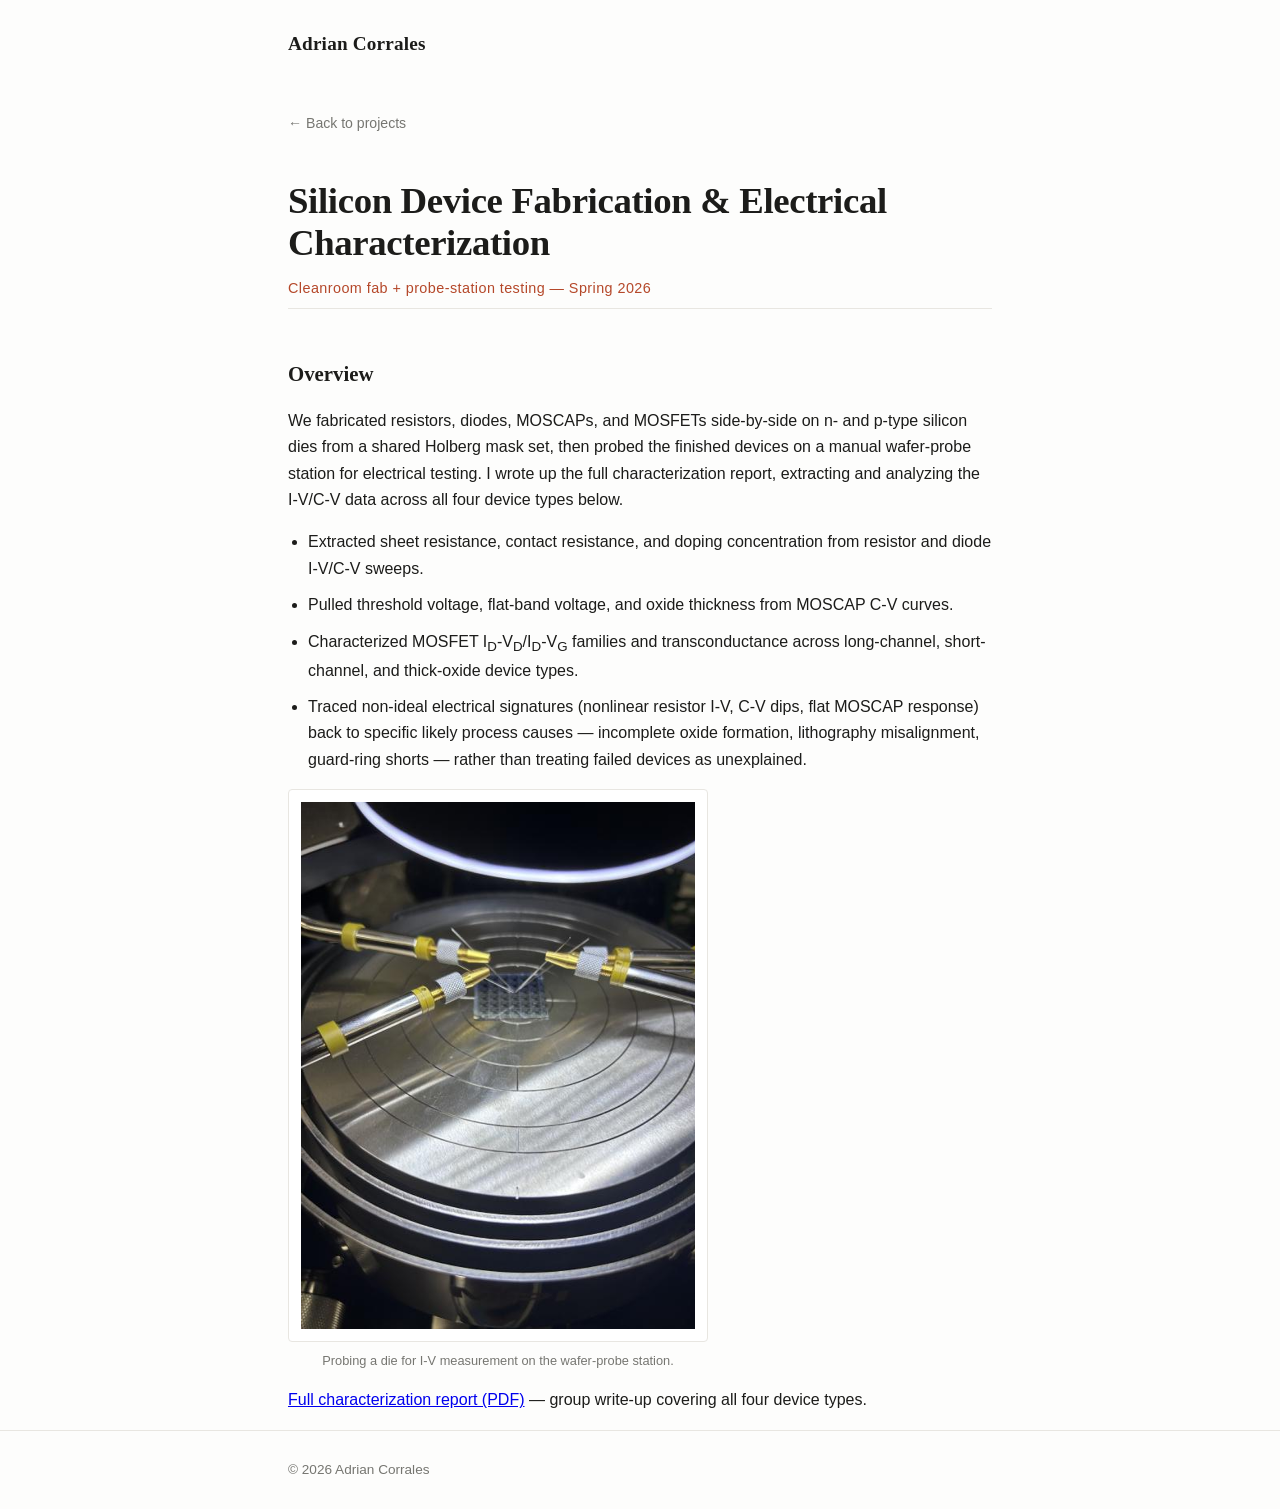
<file: projects/fabrication-characterization.html>
<!doctype html>
<html lang="en">
<head>
<meta charset="UTF-8">
<meta name="viewport" content="width=device-width, initial-scale=1.0">
<title>Silicon Device Fabrication &amp; Electrical Characterization — Adrian Corrales</title>
<link rel="stylesheet" href="../assets/css/style.css">
</head>
<body>

<header class="site-header">
  <div class="wrap">
    <a class="name" href="../index.html">Adrian Corrales</a>
  </div>
</header>

<main class="wrap">

  <a class="back-link" href="../index.html#fabrication">&larr; Back to projects</a>

  <div class="project-header">
    <h1>Silicon Device Fabrication &amp; Electrical Characterization</h1>
    <div class="meta">Cleanroom fab + probe-station testing — Spring 2026</div>
  </div>

  <div class="project-body">

    <h2>Overview</h2>
    <p>
      We fabricated resistors, diodes, MOSCAPs, and MOSFETs side-by-side on n- and p-type silicon
      dies from a shared Holberg mask set, then probed the finished devices on a manual wafer-probe
      station for electrical testing. I wrote up the full characterization report, extracting and
      analyzing the I-V/C-V data across all four device types below.
    </p>
    <ul>
      <li>Extracted sheet resistance, contact resistance, and doping concentration from resistor and diode I-V/C-V sweeps.</li>
      <li>Pulled threshold voltage, flat-band voltage, and oxide thickness from MOSCAP C-V curves.</li>
      <li>Characterized MOSFET I<sub>D</sub>-V<sub>D</sub>/I<sub>D</sub>-V<sub>G</sub> families and transconductance across long-channel, short-channel, and thick-oxide device types.</li>
      <li>Traced non-ideal electrical signatures (nonlinear resistor I-V, C-V dips, flat MOSCAP response) back to specific likely process causes &mdash; incomplete oxide formation, lithography misalignment, guard-ring shorts &mdash; rather than treating failed devices as unexplained.</li>
    </ul>

    <figure class="single-media">
      <img class="media-full" src="../assets/img/fabrication/probe-station.png" alt="Micromanipulator probes landed on a die under test at the wafer-probe station">
      <figcaption>Probing a die for I-V measurement on the wafer-probe station.</figcaption>
    </figure>

    <p>
      <a href="../assets/docs/characterization-report.pdf" target="_blank" rel="noopener">Full characterization report (PDF)</a>
      &mdash; group write-up covering all four device types.
    </p>

  </div>

</main>

<footer class="site-footer">
  <div class="wrap">
    &copy; 2026 Adrian Corrales
  </div>
</footer>

</body>
</html>
</file>
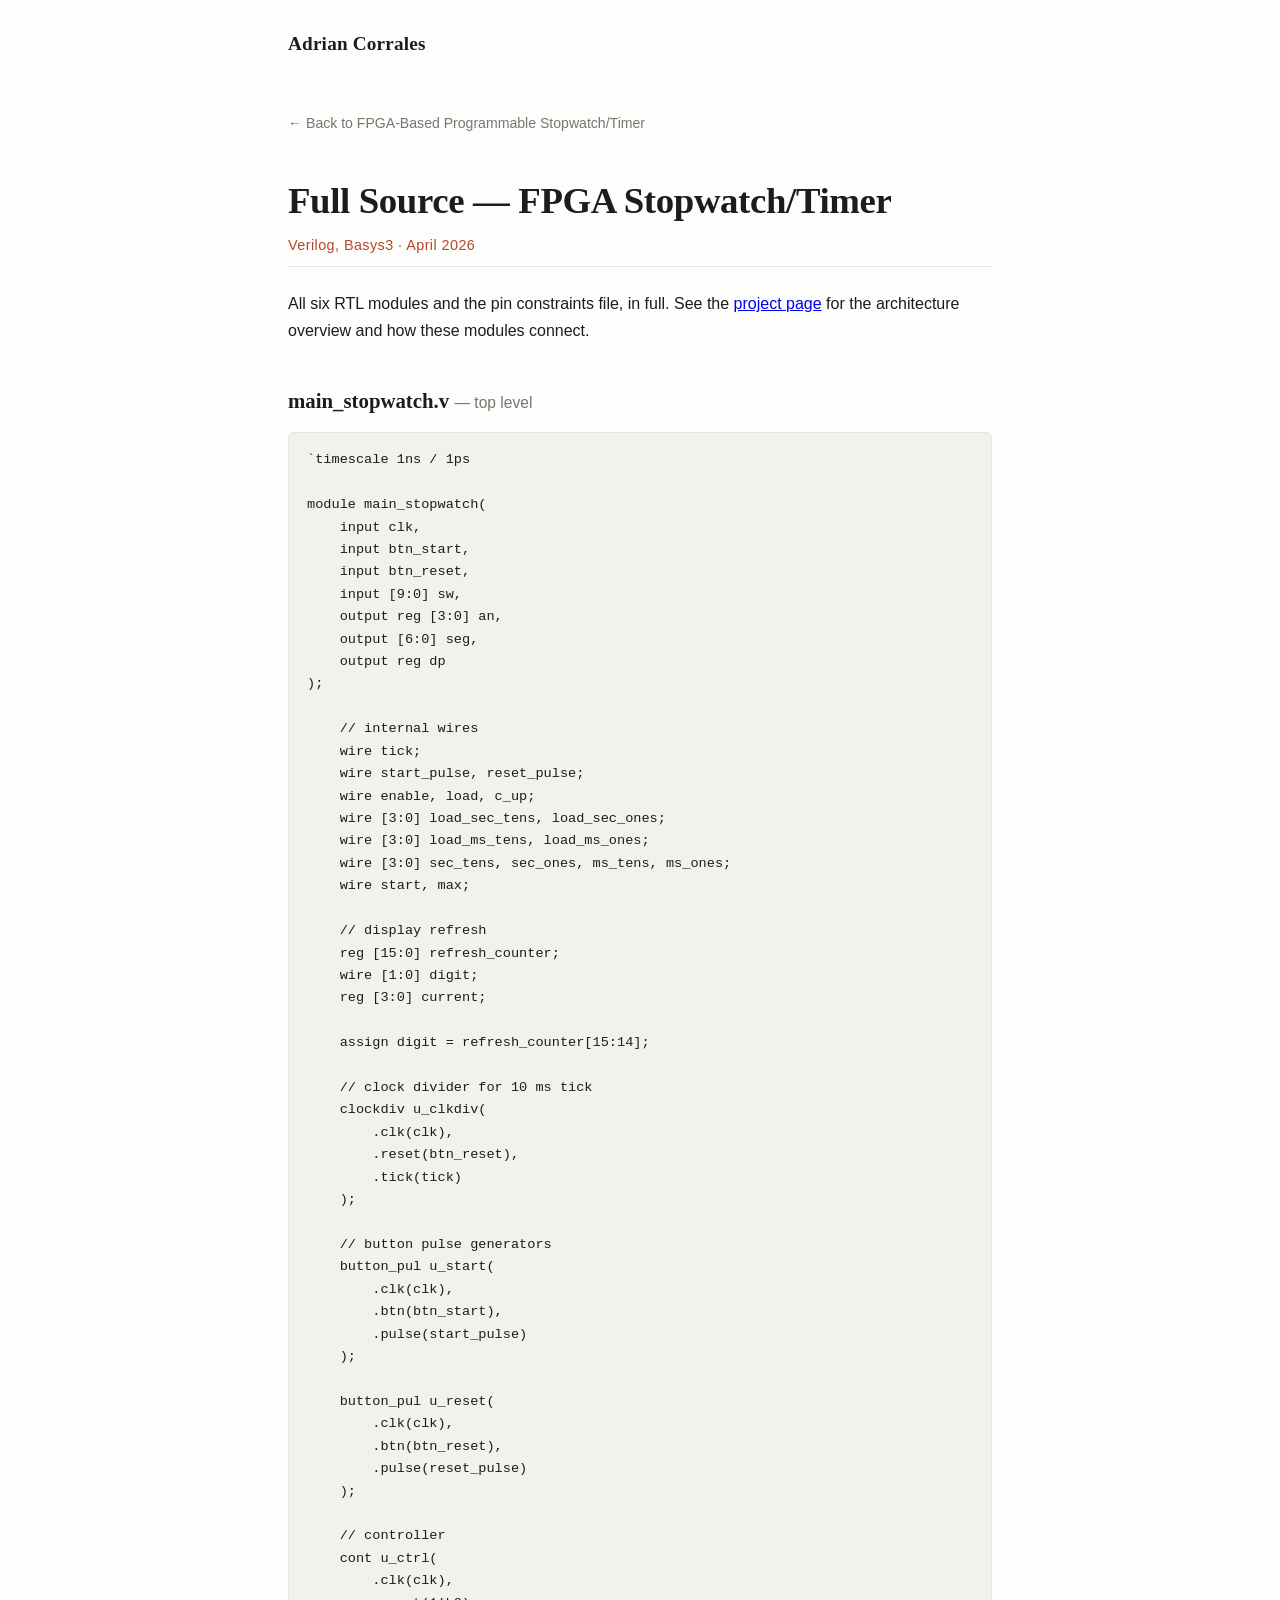
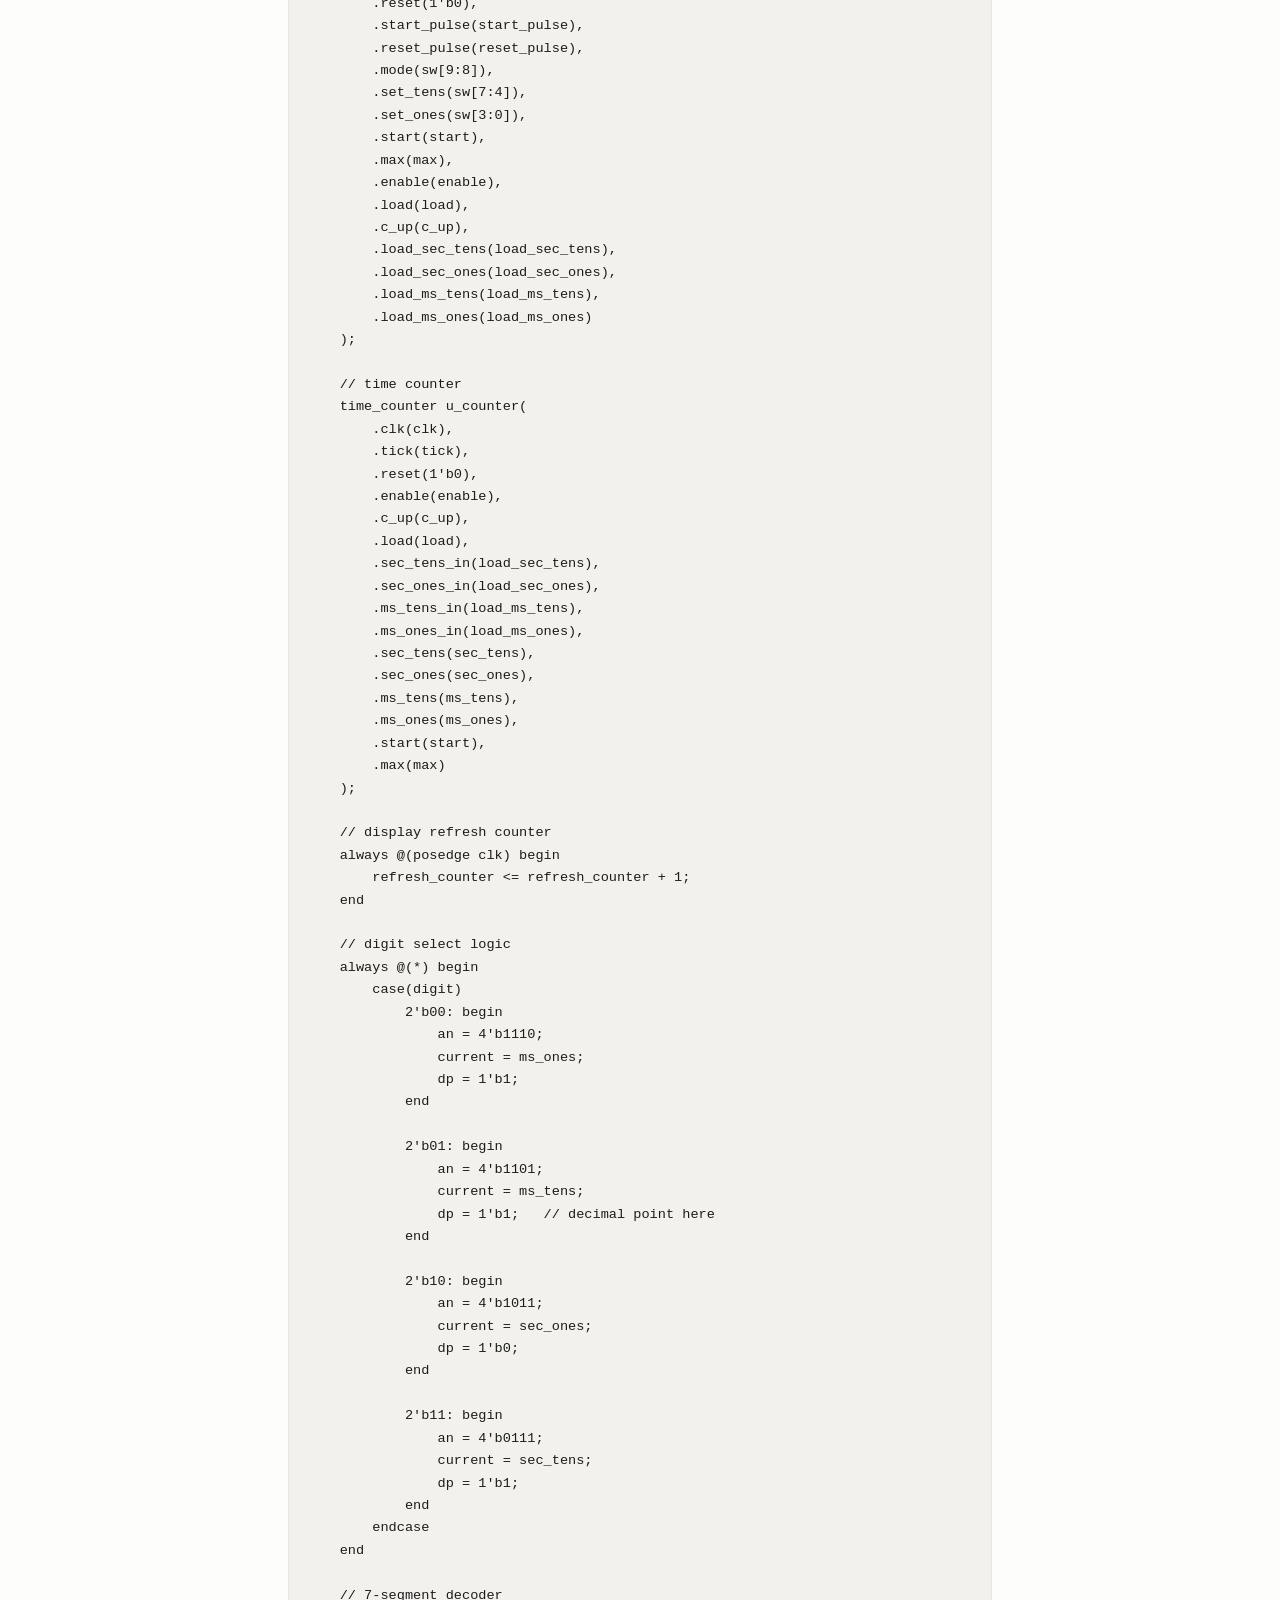
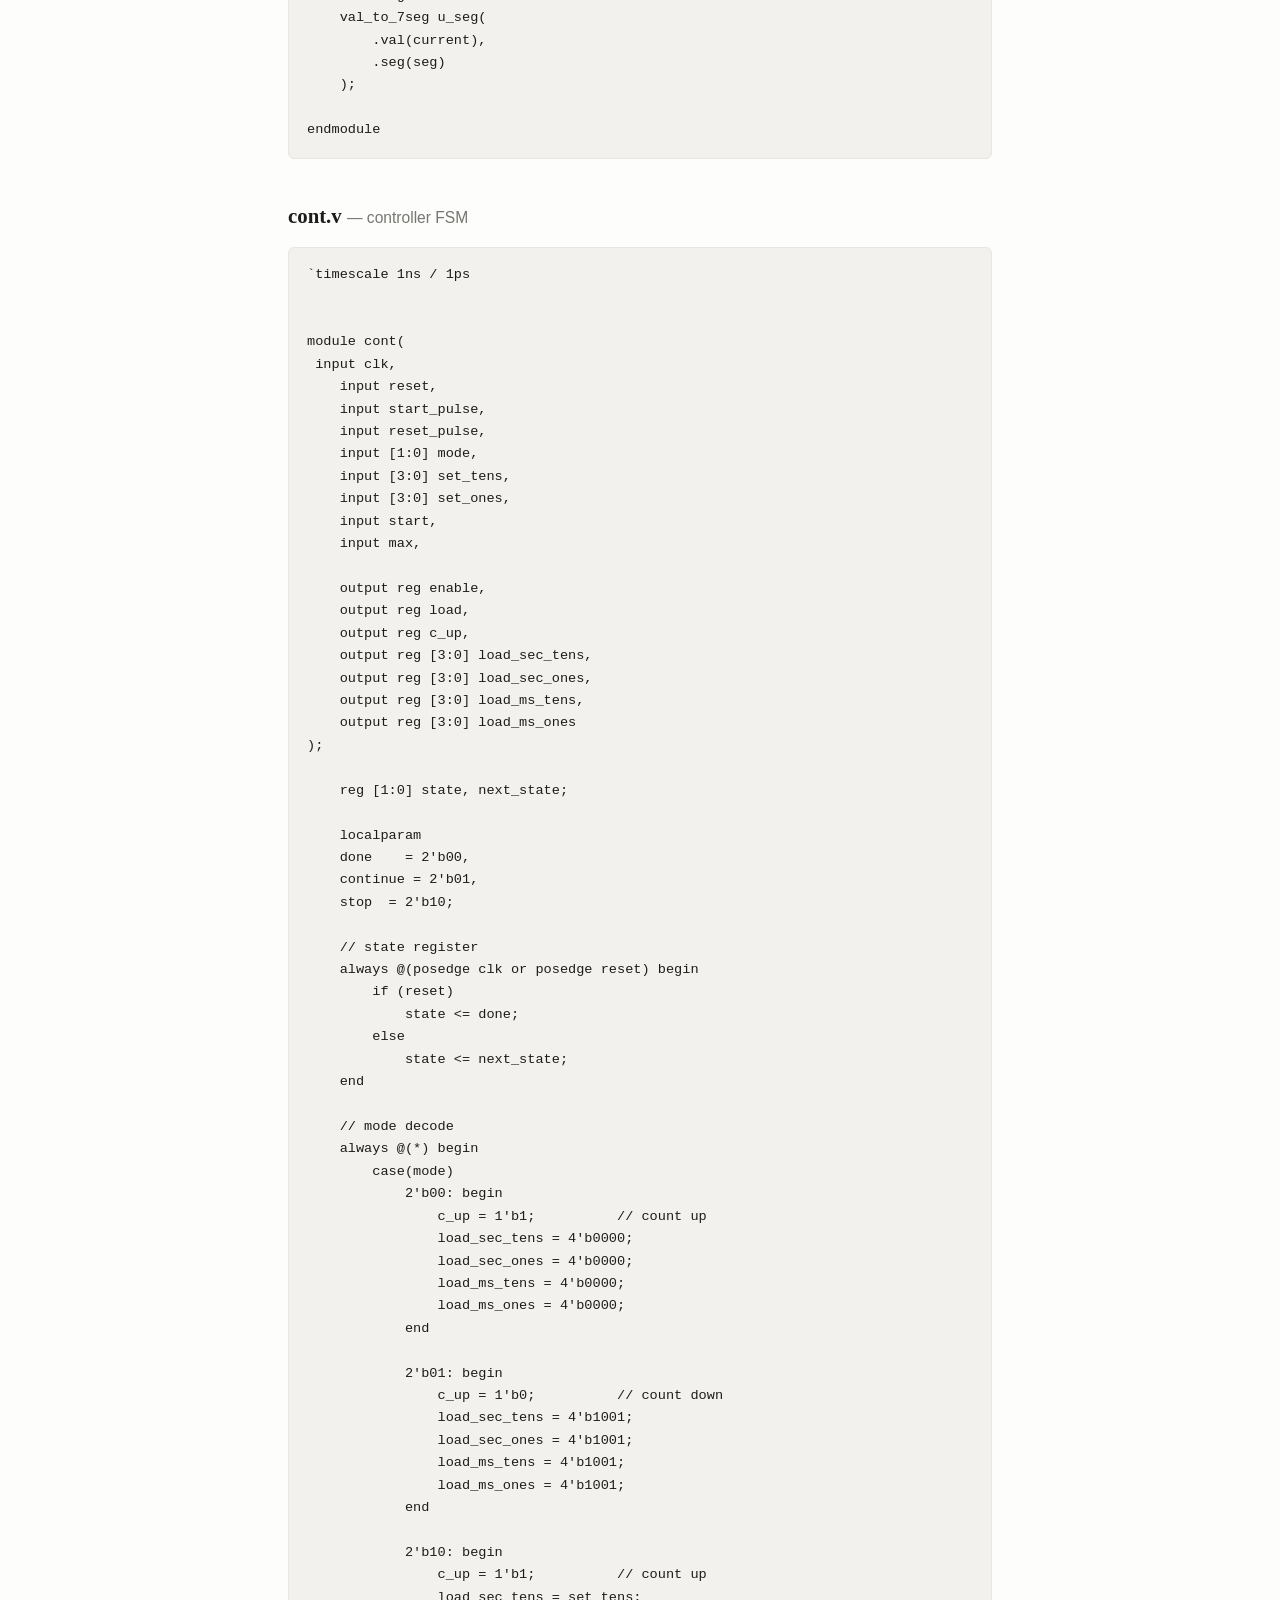
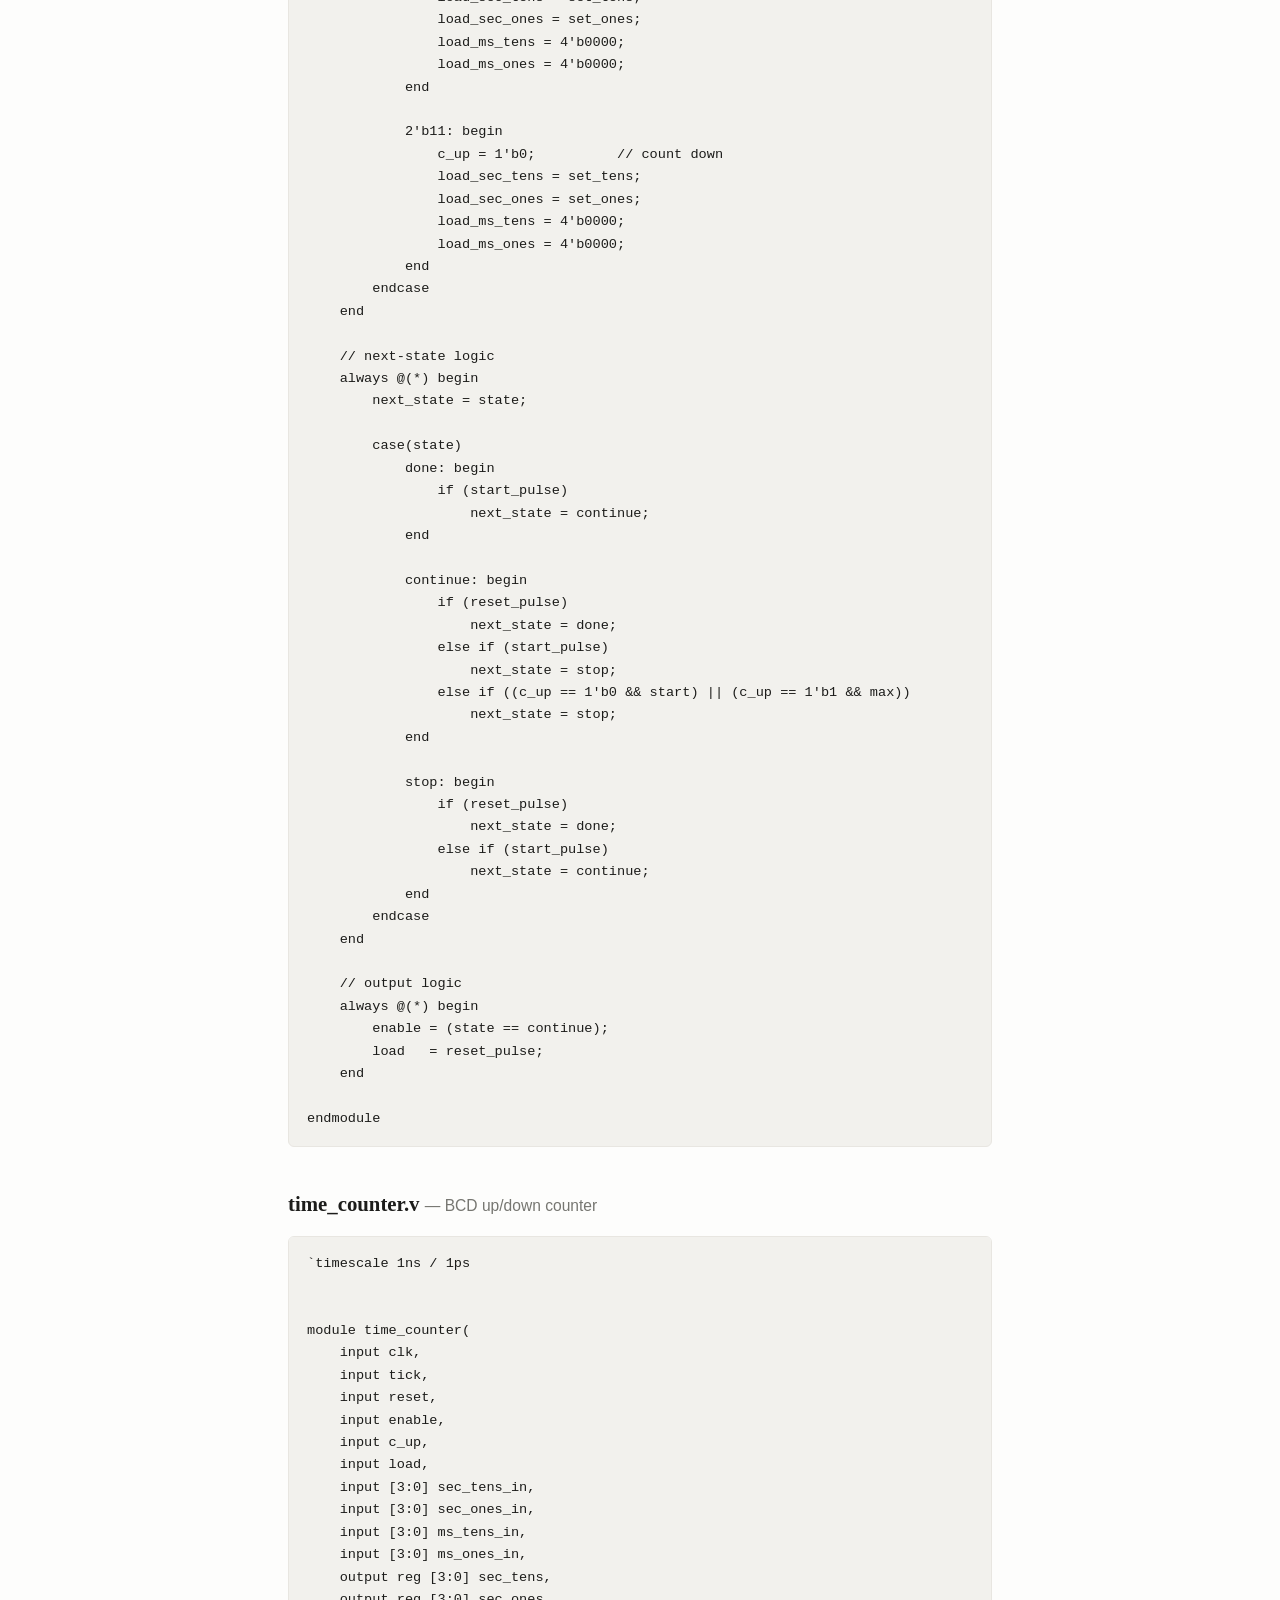
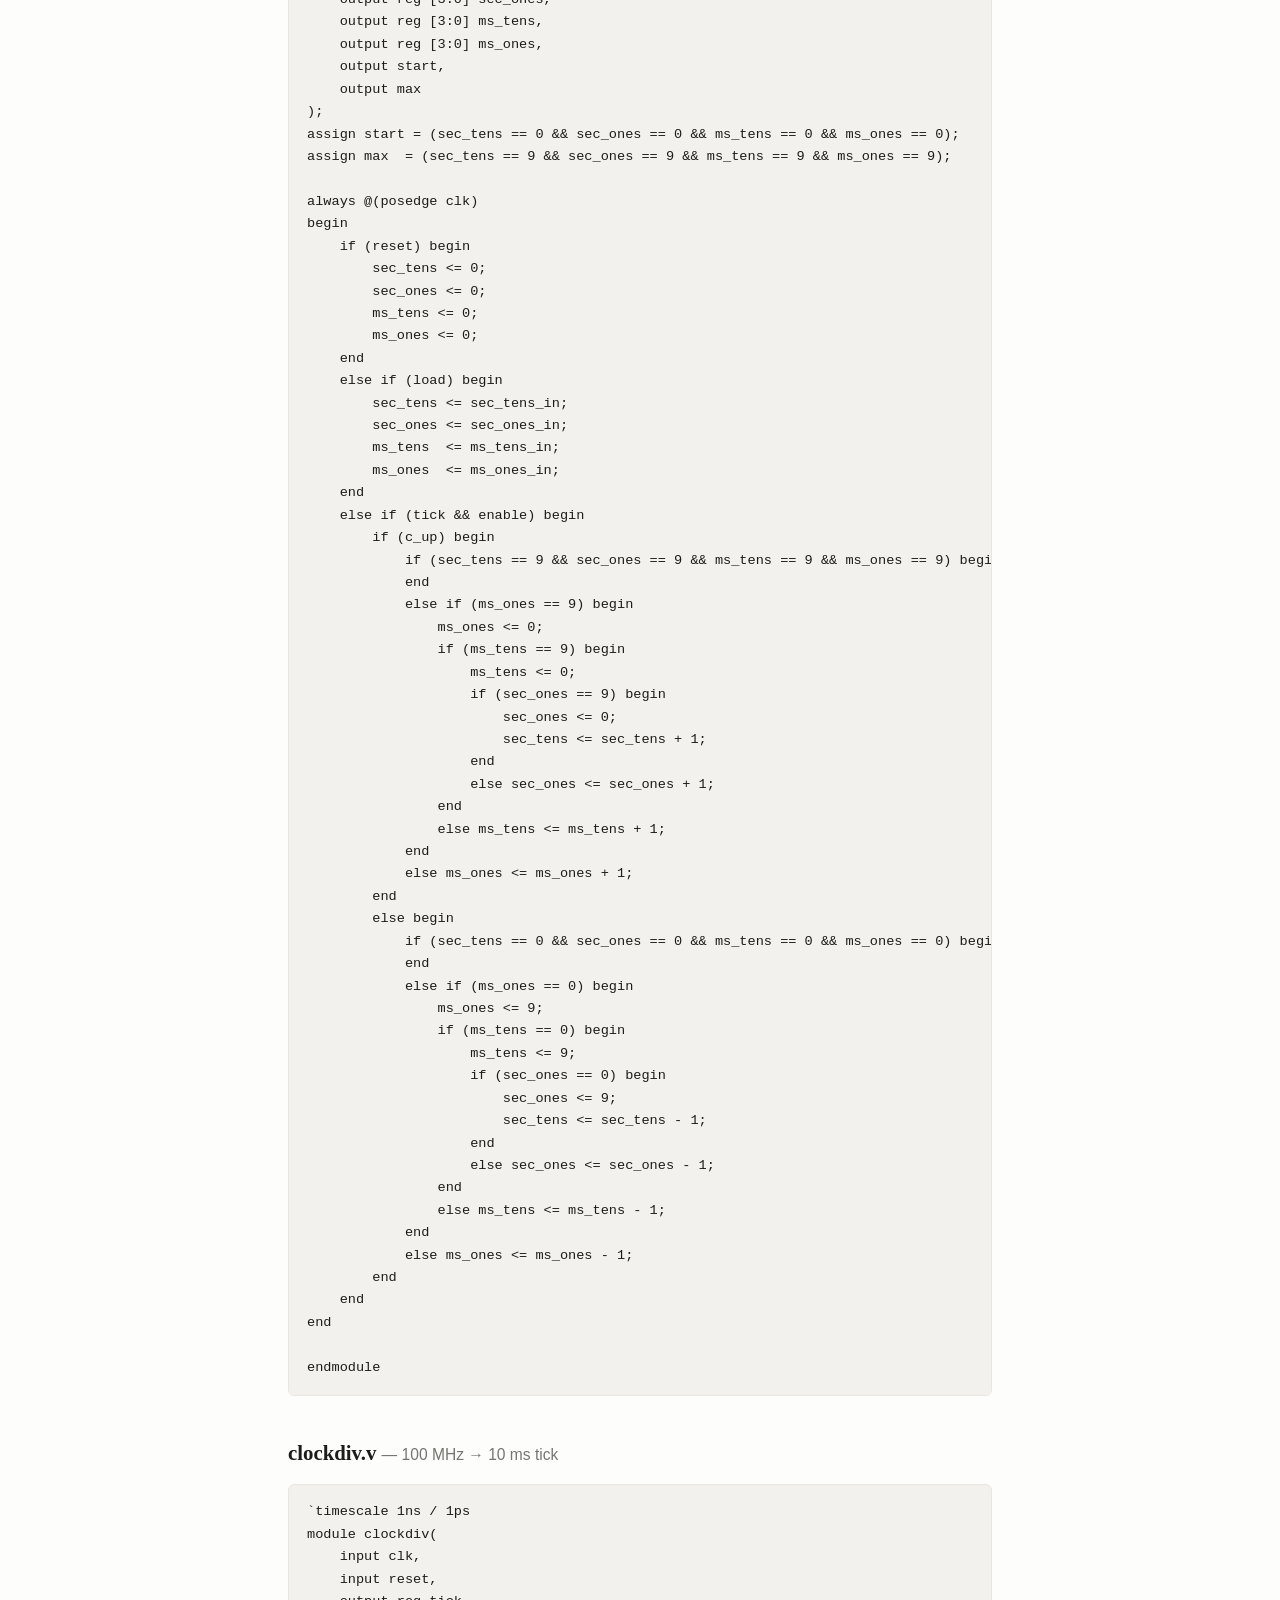
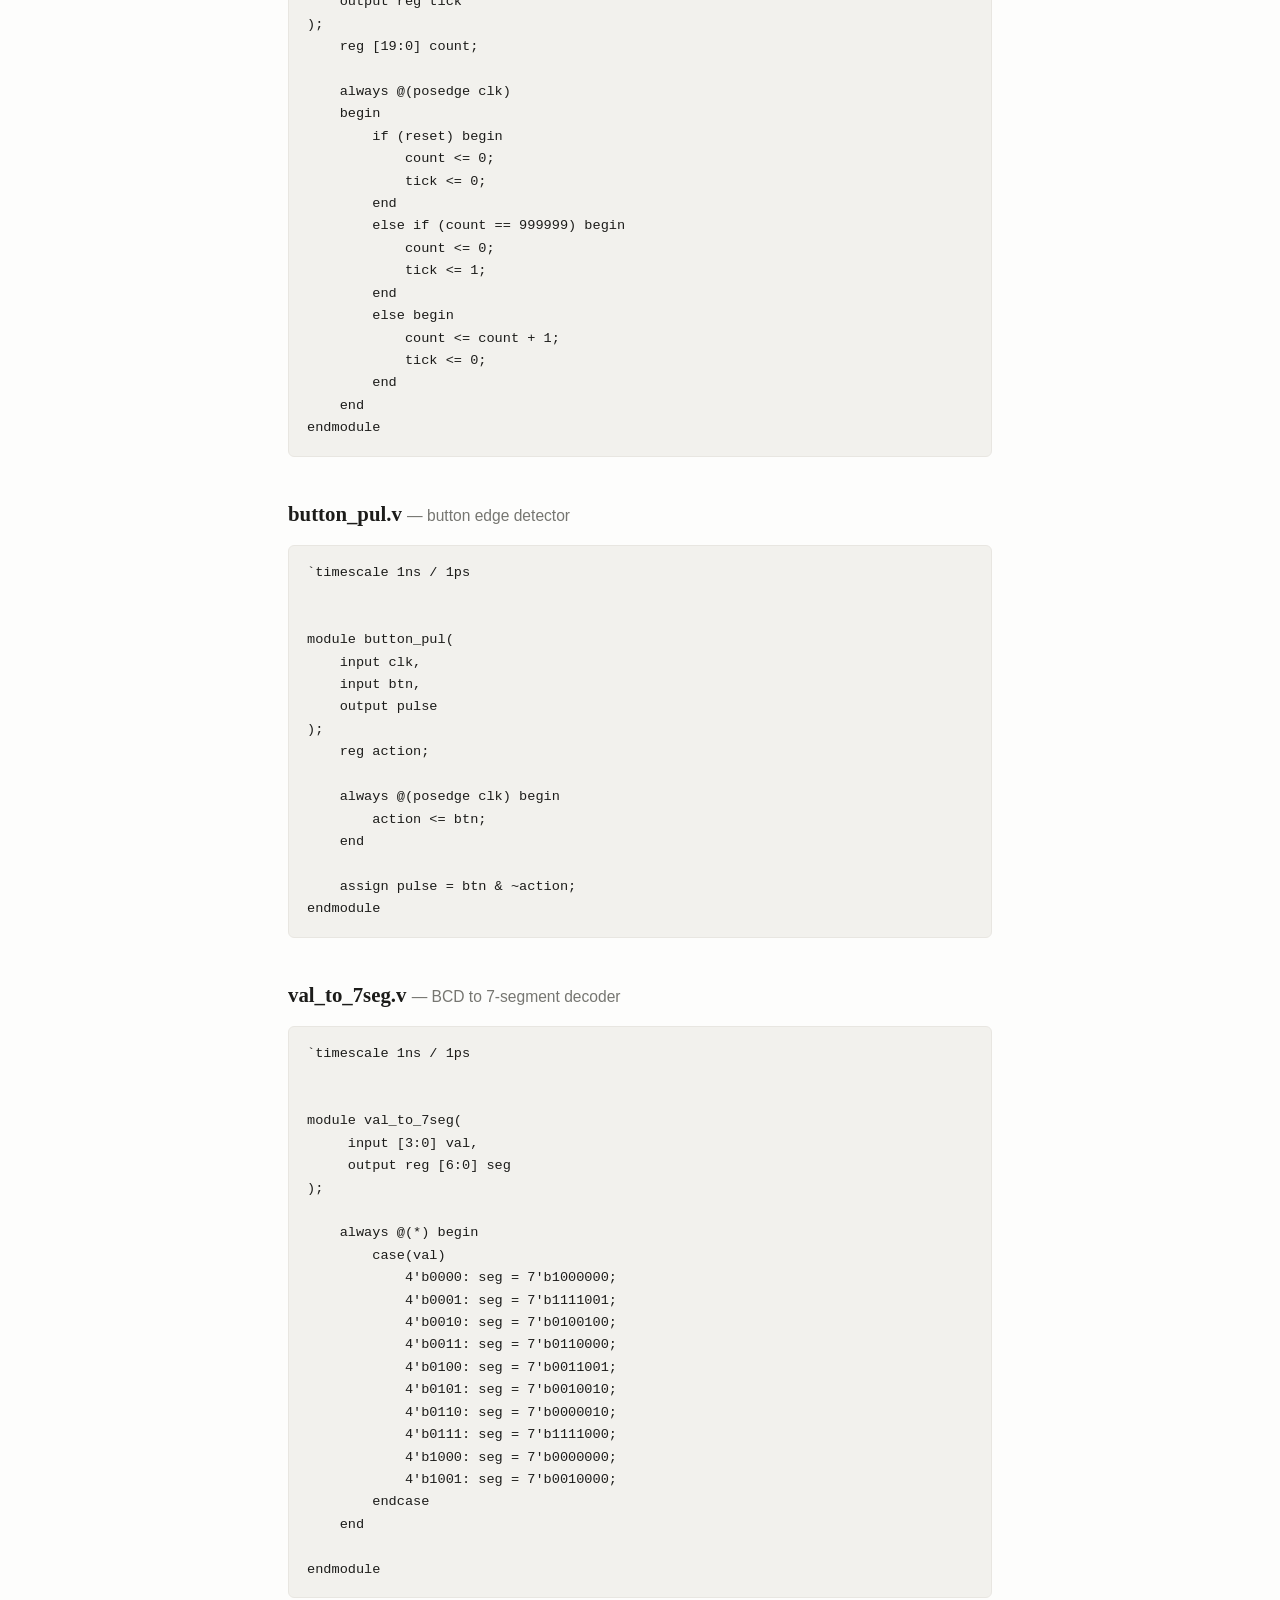
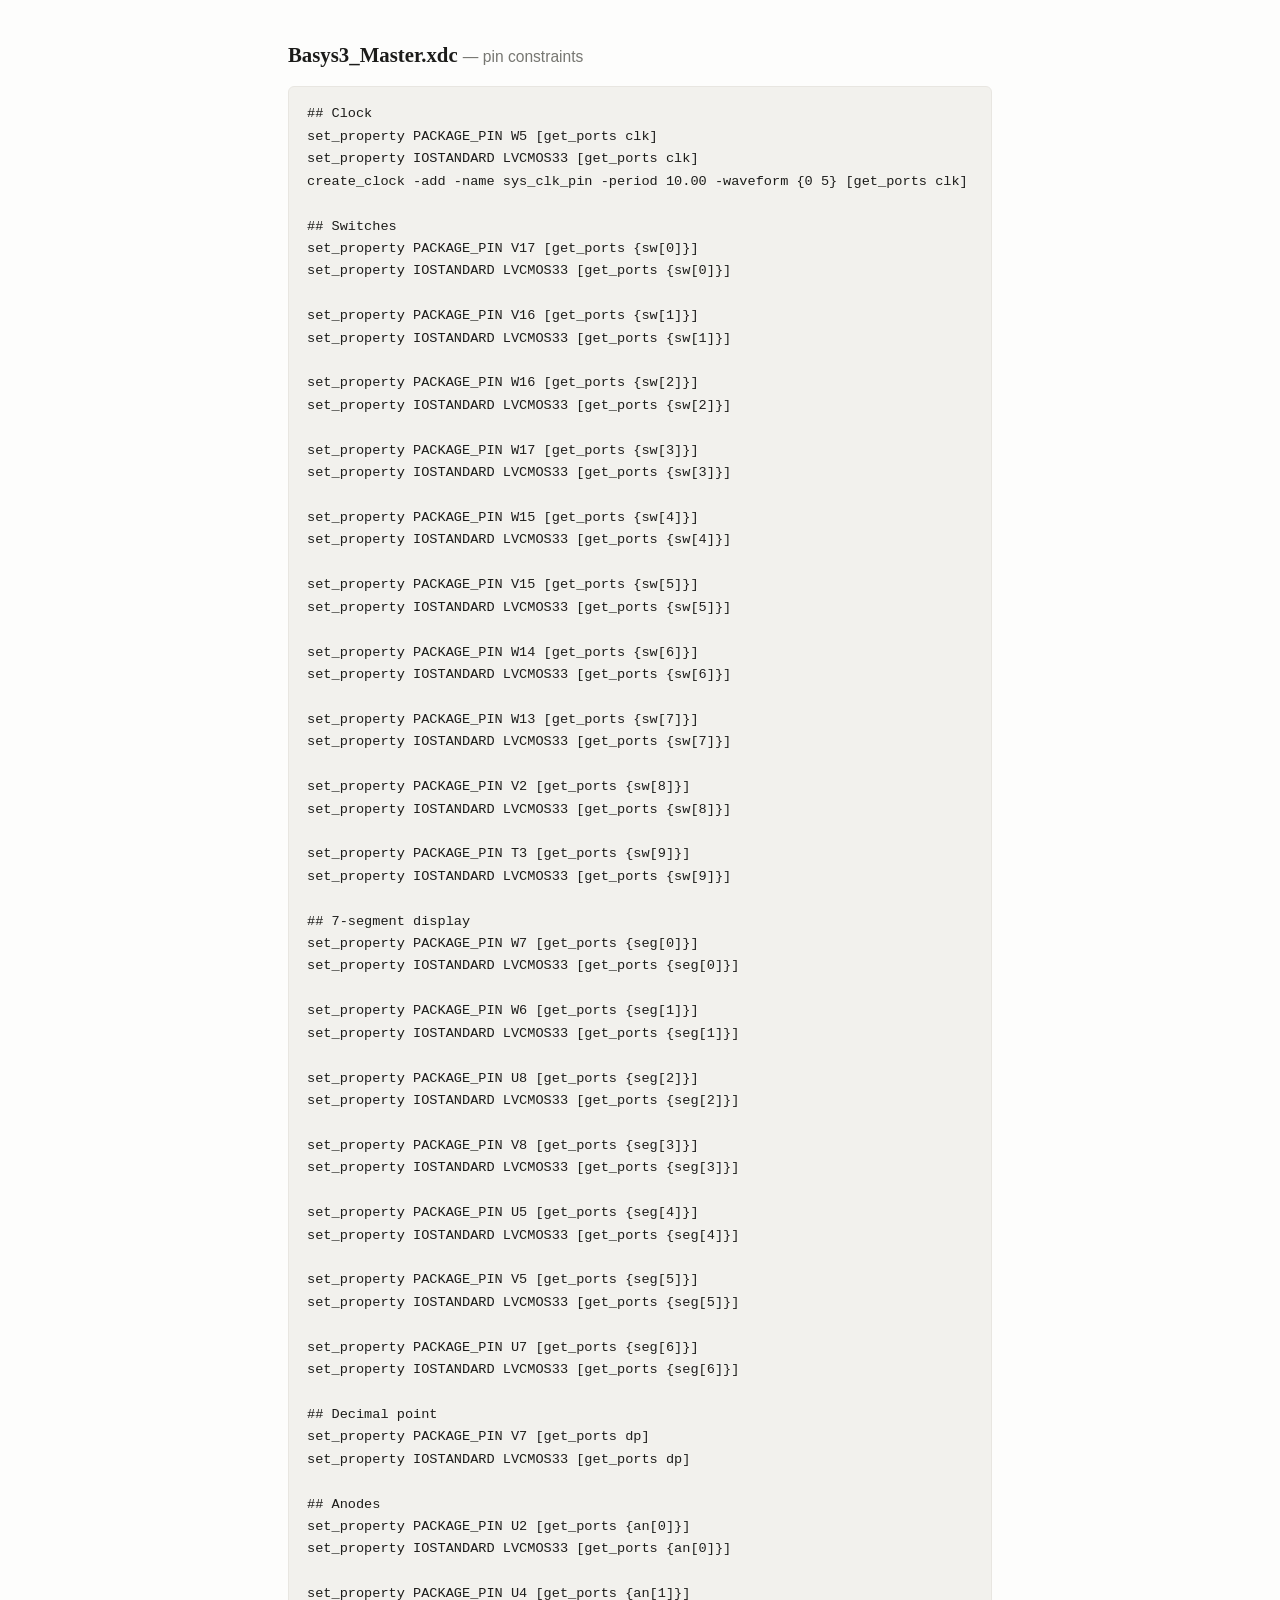
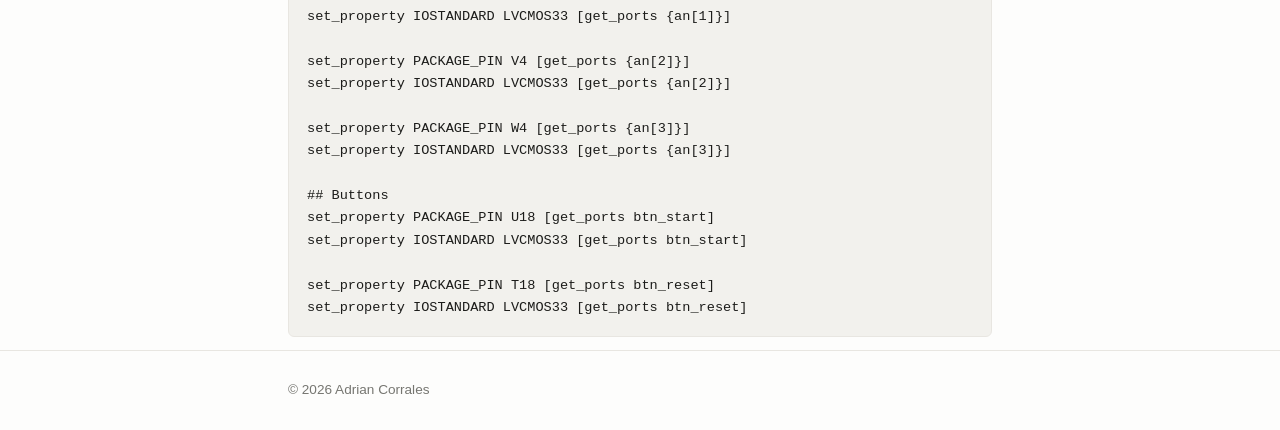
<file: projects/fpga-stopwatch-source.html>
<!doctype html>
<html lang="en">
<head>
<meta charset="UTF-8">
<meta name="viewport" content="width=device-width, initial-scale=1.0">
<title>FPGA Stopwatch — Full Source — Adrian Corrales</title>
<link rel="stylesheet" href="../assets/css/style.css">
</head>
<body>

<header class="site-header">
  <div class="wrap">
    <a class="name" href="../index.html">Adrian Corrales</a>
  </div>
</header>

<main class="wrap">

  <a class="back-link" href="fpga-stopwatch.html">&larr; Back to FPGA-Based Programmable Stopwatch/Timer</a>

  <div class="project-header">
    <h1>Full Source — FPGA Stopwatch/Timer</h1>
    <div class="meta">Verilog, Basys3 · April 2026</div>
  </div>

  <div class="project-body">

    <p>
      All six RTL modules and the pin constraints file, in full. See the
      <a href="fpga-stopwatch.html">project page</a> for the architecture overview and how these
      modules connect.
    </p>

    <h2>main_stopwatch.v <span class="file-note">— top level</span></h2>
    <pre><code>`timescale 1ns / 1ps

module main_stopwatch(
    input clk,
    input btn_start,
    input btn_reset,
    input [9:0] sw,
    output reg [3:0] an,
    output [6:0] seg,
    output reg dp
);

    // internal wires
    wire tick;
    wire start_pulse, reset_pulse;
    wire enable, load, c_up;
    wire [3:0] load_sec_tens, load_sec_ones;
    wire [3:0] load_ms_tens, load_ms_ones;
    wire [3:0] sec_tens, sec_ones, ms_tens, ms_ones;
    wire start, max;

    // display refresh
    reg [15:0] refresh_counter;
    wire [1:0] digit;
    reg [3:0] current;

    assign digit = refresh_counter[15:14];

    // clock divider for 10 ms tick
    clockdiv u_clkdiv(
        .clk(clk),
        .reset(btn_reset),
        .tick(tick)
    );

    // button pulse generators
    button_pul u_start(
        .clk(clk),
        .btn(btn_start),
        .pulse(start_pulse)
    );

    button_pul u_reset(
        .clk(clk),
        .btn(btn_reset),
        .pulse(reset_pulse)
    );

    // controller
    cont u_ctrl(
        .clk(clk),
        .reset(1'b0),
        .start_pulse(start_pulse),
        .reset_pulse(reset_pulse),
        .mode(sw[9:8]),
        .set_tens(sw[7:4]),
        .set_ones(sw[3:0]),
        .start(start),
        .max(max),
        .enable(enable),
        .load(load),
        .c_up(c_up),
        .load_sec_tens(load_sec_tens),
        .load_sec_ones(load_sec_ones),
        .load_ms_tens(load_ms_tens),
        .load_ms_ones(load_ms_ones)
    );

    // time counter
    time_counter u_counter(
        .clk(clk),
        .tick(tick),
        .reset(1'b0),
        .enable(enable),
        .c_up(c_up),
        .load(load),
        .sec_tens_in(load_sec_tens),
        .sec_ones_in(load_sec_ones),
        .ms_tens_in(load_ms_tens),
        .ms_ones_in(load_ms_ones),
        .sec_tens(sec_tens),
        .sec_ones(sec_ones),
        .ms_tens(ms_tens),
        .ms_ones(ms_ones),
        .start(start),
        .max(max)
    );

    // display refresh counter
    always @(posedge clk) begin
        refresh_counter &lt;= refresh_counter + 1;
    end

    // digit select logic
    always @(*) begin
        case(digit)
            2'b00: begin
                an = 4'b1110;
                current = ms_ones;
                dp = 1'b1;
            end

            2'b01: begin
                an = 4'b1101;
                current = ms_tens;
                dp = 1'b1;   // decimal point here
            end

            2'b10: begin
                an = 4'b1011;
                current = sec_ones;
                dp = 1'b0;
            end

            2'b11: begin
                an = 4'b0111;
                current = sec_tens;
                dp = 1'b1;
            end
        endcase
    end

    // 7-segment decoder
    val_to_7seg u_seg(
        .val(current),
        .seg(seg)
    );

endmodule</code></pre>

    <h2>cont.v <span class="file-note">— controller FSM</span></h2>
    <pre><code>`timescale 1ns / 1ps


module cont(
 input clk,
    input reset,
    input start_pulse,
    input reset_pulse,
    input [1:0] mode,
    input [3:0] set_tens,
    input [3:0] set_ones,
    input start,
    input max,

    output reg enable,
    output reg load,
    output reg c_up,
    output reg [3:0] load_sec_tens,
    output reg [3:0] load_sec_ones,
    output reg [3:0] load_ms_tens,
    output reg [3:0] load_ms_ones
);

    reg [1:0] state, next_state;

    localparam
    done    = 2'b00,
    continue = 2'b01,
    stop  = 2'b10;

    // state register
    always @(posedge clk or posedge reset) begin
        if (reset)
            state &lt;= done;
        else
            state &lt;= next_state;
    end

    // mode decode
    always @(*) begin
        case(mode)
            2'b00: begin
                c_up = 1'b1;          // count up
                load_sec_tens = 4'b0000;
                load_sec_ones = 4'b0000;
                load_ms_tens = 4'b0000;
                load_ms_ones = 4'b0000;
            end

            2'b01: begin
                c_up = 1'b0;          // count down
                load_sec_tens = 4'b1001;
                load_sec_ones = 4'b1001;
                load_ms_tens = 4'b1001;
                load_ms_ones = 4'b1001;
            end

            2'b10: begin
                c_up = 1'b1;          // count up
                load_sec_tens = set_tens;
                load_sec_ones = set_ones;
                load_ms_tens = 4'b0000;
                load_ms_ones = 4'b0000;
            end

            2'b11: begin
                c_up = 1'b0;          // count down
                load_sec_tens = set_tens;
                load_sec_ones = set_ones;
                load_ms_tens = 4'b0000;
                load_ms_ones = 4'b0000;
            end
        endcase
    end

    // next-state logic
    always @(*) begin
        next_state = state;

        case(state)
            done: begin
                if (start_pulse)
                    next_state = continue;
            end

            continue: begin
                if (reset_pulse)
                    next_state = done;
                else if (start_pulse)
                    next_state = stop;
                else if ((c_up == 1'b0 &amp;&amp; start) || (c_up == 1'b1 &amp;&amp; max))
                    next_state = stop;
            end

            stop: begin
                if (reset_pulse)
                    next_state = done;
                else if (start_pulse)
                    next_state = continue;
            end
        endcase
    end

    // output logic
    always @(*) begin
        enable = (state == continue);
        load   = reset_pulse;
    end

endmodule</code></pre>

    <h2>time_counter.v <span class="file-note">— BCD up/down counter</span></h2>
    <pre><code>`timescale 1ns / 1ps


module time_counter(
    input clk,
    input tick,
    input reset,
    input enable,
    input c_up,
    input load,
    input [3:0] sec_tens_in,
    input [3:0] sec_ones_in,
    input [3:0] ms_tens_in,
    input [3:0] ms_ones_in,
    output reg [3:0] sec_tens,
    output reg [3:0] sec_ones,
    output reg [3:0] ms_tens,
    output reg [3:0] ms_ones,
    output start,
    output max
);
assign start = (sec_tens == 0 &amp;&amp; sec_ones == 0 &amp;&amp; ms_tens == 0 &amp;&amp; ms_ones == 0);
assign max  = (sec_tens == 9 &amp;&amp; sec_ones == 9 &amp;&amp; ms_tens == 9 &amp;&amp; ms_ones == 9);

always @(posedge clk)
begin
    if (reset) begin
        sec_tens &lt;= 0;
        sec_ones &lt;= 0;
        ms_tens &lt;= 0;
        ms_ones &lt;= 0;
    end
    else if (load) begin
        sec_tens &lt;= sec_tens_in;
        sec_ones &lt;= sec_ones_in;
        ms_tens  &lt;= ms_tens_in;
        ms_ones  &lt;= ms_ones_in;
    end
    else if (tick &amp;&amp; enable) begin
        if (c_up) begin
            if (sec_tens == 9 &amp;&amp; sec_ones == 9 &amp;&amp; ms_tens == 9 &amp;&amp; ms_ones == 9) begin
            end
            else if (ms_ones == 9) begin
                ms_ones &lt;= 0;
                if (ms_tens == 9) begin
                    ms_tens &lt;= 0;
                    if (sec_ones == 9) begin
                        sec_ones &lt;= 0;
                        sec_tens &lt;= sec_tens + 1;
                    end
                    else sec_ones &lt;= sec_ones + 1;
                end
                else ms_tens &lt;= ms_tens + 1;
            end
            else ms_ones &lt;= ms_ones + 1;
        end
        else begin
            if (sec_tens == 0 &amp;&amp; sec_ones == 0 &amp;&amp; ms_tens == 0 &amp;&amp; ms_ones == 0) begin
            end
            else if (ms_ones == 0) begin
                ms_ones &lt;= 9;
                if (ms_tens == 0) begin
                    ms_tens &lt;= 9;
                    if (sec_ones == 0) begin
                        sec_ones &lt;= 9;
                        sec_tens &lt;= sec_tens - 1;
                    end
                    else sec_ones &lt;= sec_ones - 1;
                end
                else ms_tens &lt;= ms_tens - 1;
            end
            else ms_ones &lt;= ms_ones - 1;
        end
    end
end

endmodule</code></pre>

    <h2>clockdiv.v <span class="file-note">— 100 MHz &rarr; 10 ms tick</span></h2>
    <pre><code>`timescale 1ns / 1ps
module clockdiv(
    input clk,
    input reset,
    output reg tick
);
    reg [19:0] count;

    always @(posedge clk)
    begin
        if (reset) begin
            count &lt;= 0;
            tick &lt;= 0;
        end
        else if (count == 999999) begin
            count &lt;= 0;
            tick &lt;= 1;
        end
        else begin
            count &lt;= count + 1;
            tick &lt;= 0;
        end
    end
endmodule</code></pre>

    <h2>button_pul.v <span class="file-note">— button edge detector</span></h2>
    <pre><code>`timescale 1ns / 1ps


module button_pul(
    input clk,
    input btn,
    output pulse
);
    reg action;

    always @(posedge clk) begin
        action &lt;= btn;
    end

    assign pulse = btn &amp; ~action;
endmodule</code></pre>

    <h2>val_to_7seg.v <span class="file-note">— BCD to 7-segment decoder</span></h2>
    <pre><code>`timescale 1ns / 1ps


module val_to_7seg(
     input [3:0] val,
     output reg [6:0] seg
);

    always @(*) begin
        case(val)
            4'b0000: seg = 7'b1000000;
            4'b0001: seg = 7'b1111001;
            4'b0010: seg = 7'b0100100;
            4'b0011: seg = 7'b0110000;
            4'b0100: seg = 7'b0011001;
            4'b0101: seg = 7'b0010010;
            4'b0110: seg = 7'b0000010;
            4'b0111: seg = 7'b1111000;
            4'b1000: seg = 7'b0000000;
            4'b1001: seg = 7'b0010000;
        endcase
    end

endmodule</code></pre>

    <h2>Basys3_Master.xdc <span class="file-note">— pin constraints</span></h2>
    <pre><code>## Clock
set_property PACKAGE_PIN W5 [get_ports clk]
set_property IOSTANDARD LVCMOS33 [get_ports clk]
create_clock -add -name sys_clk_pin -period 10.00 -waveform {0 5} [get_ports clk]

## Switches
set_property PACKAGE_PIN V17 [get_ports {sw[0]}]
set_property IOSTANDARD LVCMOS33 [get_ports {sw[0]}]

set_property PACKAGE_PIN V16 [get_ports {sw[1]}]
set_property IOSTANDARD LVCMOS33 [get_ports {sw[1]}]

set_property PACKAGE_PIN W16 [get_ports {sw[2]}]
set_property IOSTANDARD LVCMOS33 [get_ports {sw[2]}]

set_property PACKAGE_PIN W17 [get_ports {sw[3]}]
set_property IOSTANDARD LVCMOS33 [get_ports {sw[3]}]

set_property PACKAGE_PIN W15 [get_ports {sw[4]}]
set_property IOSTANDARD LVCMOS33 [get_ports {sw[4]}]

set_property PACKAGE_PIN V15 [get_ports {sw[5]}]
set_property IOSTANDARD LVCMOS33 [get_ports {sw[5]}]

set_property PACKAGE_PIN W14 [get_ports {sw[6]}]
set_property IOSTANDARD LVCMOS33 [get_ports {sw[6]}]

set_property PACKAGE_PIN W13 [get_ports {sw[7]}]
set_property IOSTANDARD LVCMOS33 [get_ports {sw[7]}]

set_property PACKAGE_PIN V2 [get_ports {sw[8]}]
set_property IOSTANDARD LVCMOS33 [get_ports {sw[8]}]

set_property PACKAGE_PIN T3 [get_ports {sw[9]}]
set_property IOSTANDARD LVCMOS33 [get_ports {sw[9]}]

## 7-segment display
set_property PACKAGE_PIN W7 [get_ports {seg[0]}]
set_property IOSTANDARD LVCMOS33 [get_ports {seg[0]}]

set_property PACKAGE_PIN W6 [get_ports {seg[1]}]
set_property IOSTANDARD LVCMOS33 [get_ports {seg[1]}]

set_property PACKAGE_PIN U8 [get_ports {seg[2]}]
set_property IOSTANDARD LVCMOS33 [get_ports {seg[2]}]

set_property PACKAGE_PIN V8 [get_ports {seg[3]}]
set_property IOSTANDARD LVCMOS33 [get_ports {seg[3]}]

set_property PACKAGE_PIN U5 [get_ports {seg[4]}]
set_property IOSTANDARD LVCMOS33 [get_ports {seg[4]}]

set_property PACKAGE_PIN V5 [get_ports {seg[5]}]
set_property IOSTANDARD LVCMOS33 [get_ports {seg[5]}]

set_property PACKAGE_PIN U7 [get_ports {seg[6]}]
set_property IOSTANDARD LVCMOS33 [get_ports {seg[6]}]

## Decimal point
set_property PACKAGE_PIN V7 [get_ports dp]
set_property IOSTANDARD LVCMOS33 [get_ports dp]

## Anodes
set_property PACKAGE_PIN U2 [get_ports {an[0]}]
set_property IOSTANDARD LVCMOS33 [get_ports {an[0]}]

set_property PACKAGE_PIN U4 [get_ports {an[1]}]
set_property IOSTANDARD LVCMOS33 [get_ports {an[1]}]

set_property PACKAGE_PIN V4 [get_ports {an[2]}]
set_property IOSTANDARD LVCMOS33 [get_ports {an[2]}]

set_property PACKAGE_PIN W4 [get_ports {an[3]}]
set_property IOSTANDARD LVCMOS33 [get_ports {an[3]}]

## Buttons
set_property PACKAGE_PIN U18 [get_ports btn_start]
set_property IOSTANDARD LVCMOS33 [get_ports btn_start]

set_property PACKAGE_PIN T18 [get_ports btn_reset]
set_property IOSTANDARD LVCMOS33 [get_ports btn_reset]</code></pre>

  </div>

</main>

<footer class="site-footer">
  <div class="wrap">
    &copy; 2026 Adrian Corrales
  </div>
</footer>

</body>
</html>
</file>
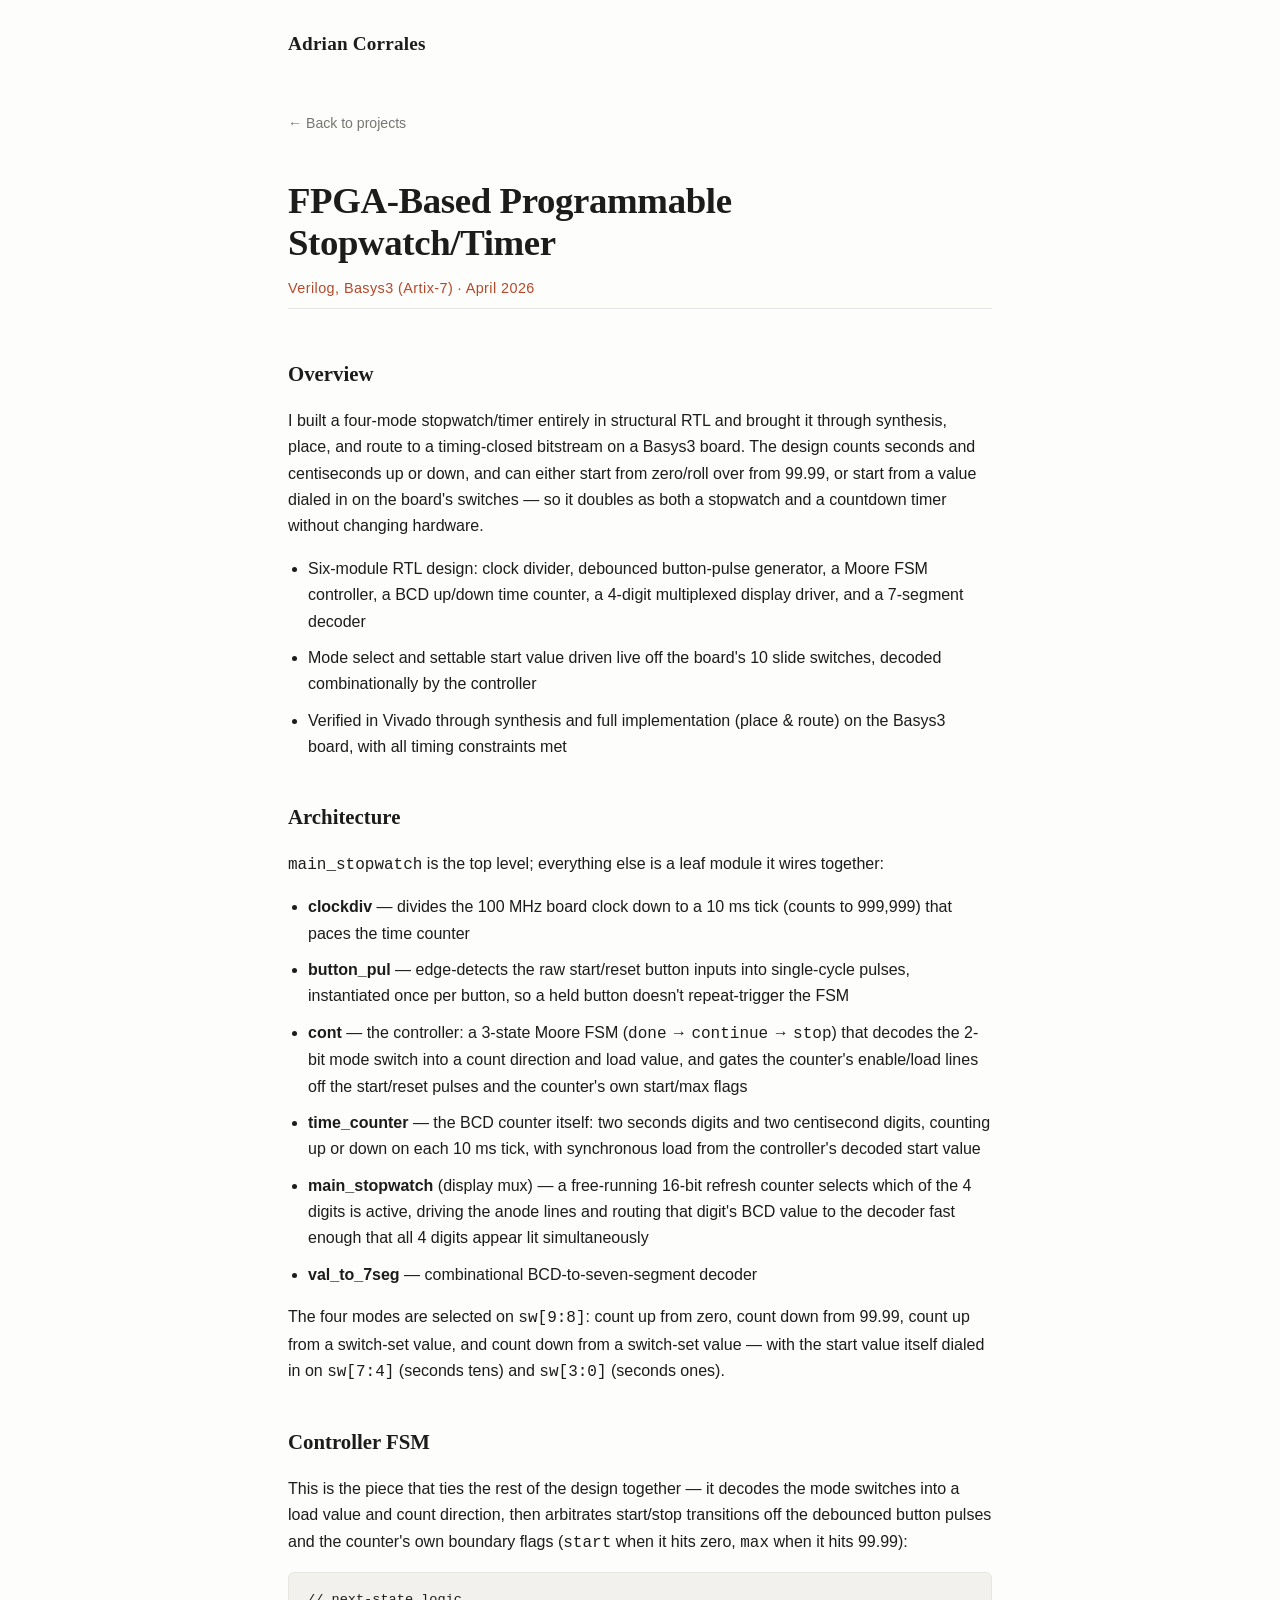
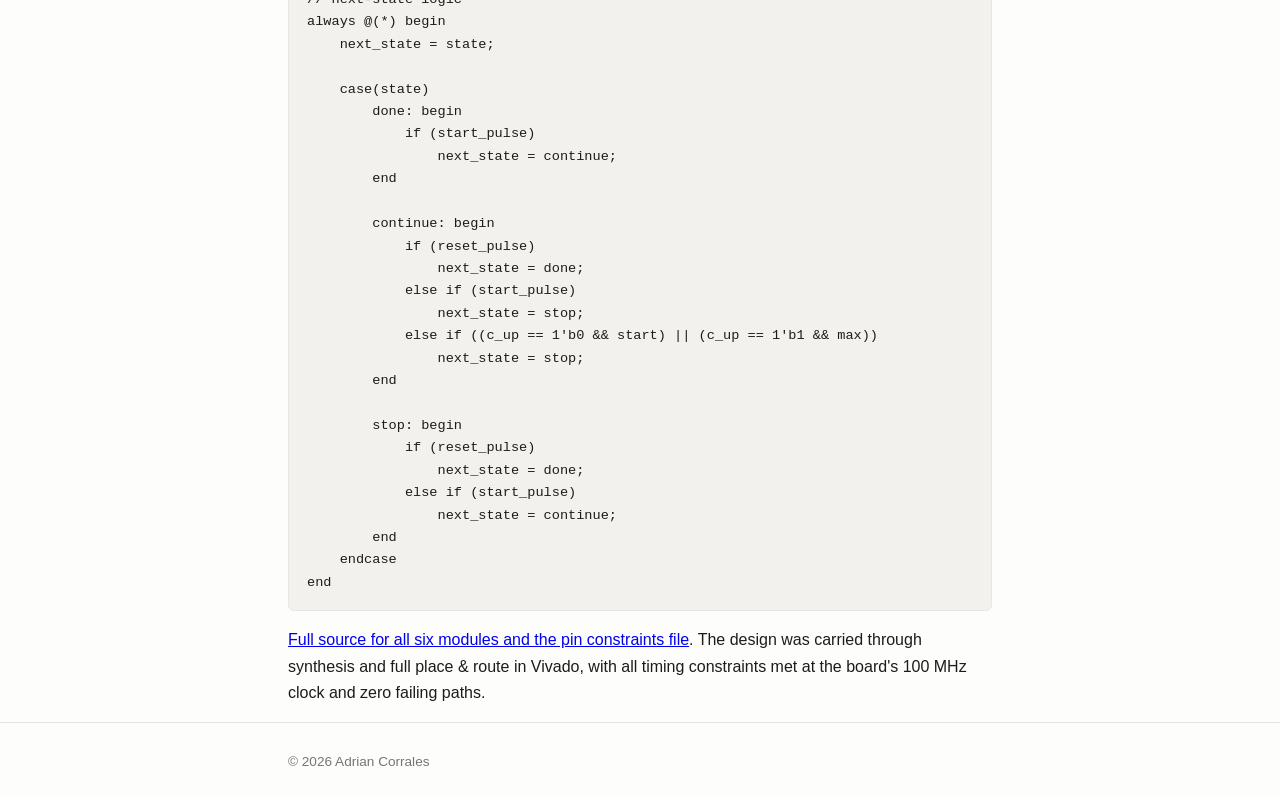
<file: projects/fpga-stopwatch.html>
<!doctype html>
<html lang="en">
<head>
<meta charset="UTF-8">
<meta name="viewport" content="width=device-width, initial-scale=1.0">
<title>FPGA-Based Programmable Stopwatch/Timer — Adrian Corrales</title>
<link rel="stylesheet" href="../assets/css/style.css">
</head>
<body>

<header class="site-header">
  <div class="wrap">
    <a class="name" href="../index.html">Adrian Corrales</a>
  </div>
</header>

<main class="wrap">

  <a class="back-link" href="../index.html#projects">&larr; Back to projects</a>

  <div class="project-header">
    <h1>FPGA-Based Programmable Stopwatch/Timer</h1>
    <div class="meta">Verilog, Basys3 (Artix-7) · April 2026</div>
  </div>

  <div class="project-body">

    <h2>Overview</h2>
    <p>
      I built a four-mode stopwatch/timer entirely in structural RTL and brought it through synthesis,
      place, and route to a timing-closed bitstream on a Basys3 board. The design counts seconds and
      centiseconds up or down, and can either start from zero/roll over from 99.99, or start from a
      value dialed in on the board's switches &mdash; so it doubles as both a stopwatch and a
      countdown timer without changing hardware.
    </p>
    <ul>
      <li>Six-module RTL design: clock divider, debounced button-pulse generator, a Moore FSM controller, a BCD up/down time counter, a 4-digit multiplexed display driver, and a 7-segment decoder</li>
      <li>Mode select and settable start value driven live off the board's 10 slide switches, decoded combinationally by the controller</li>
      <li>Verified in Vivado through synthesis and full implementation (place &amp; route) on the Basys3 board, with all timing constraints met</li>
    </ul>

    <h2>Architecture</h2>
    <p>
      <code>main_stopwatch</code> is the top level; everything else is a leaf module it wires together:
    </p>
    <ul>
      <li><strong>clockdiv</strong> &mdash; divides the 100&nbsp;MHz board clock down to a 10&nbsp;ms tick (counts to 999,999) that paces the time counter</li>
      <li><strong>button_pul</strong> &mdash; edge-detects the raw start/reset button inputs into single-cycle pulses, instantiated once per button, so a held button doesn't repeat-trigger the FSM</li>
      <li><strong>cont</strong> &mdash; the controller: a 3-state Moore FSM (<code>done</code> &rarr; <code>continue</code> &rarr; <code>stop</code>) that decodes the 2-bit mode switch into a count direction and load value, and gates the counter's enable/load lines off the start/reset pulses and the counter's own start/max flags</li>
      <li><strong>time_counter</strong> &mdash; the BCD counter itself: two seconds digits and two centisecond digits, counting up or down on each 10&nbsp;ms tick, with synchronous load from the controller's decoded start value</li>
      <li><strong>main_stopwatch</strong> (display mux) &mdash; a free-running 16-bit refresh counter selects which of the 4 digits is active, driving the anode lines and routing that digit's BCD value to the decoder fast enough that all 4 digits appear lit simultaneously</li>
      <li><strong>val_to_7seg</strong> &mdash; combinational BCD-to-seven-segment decoder</li>
    </ul>
    <p>
      The four modes are selected on <code>sw[9:8]</code>: count up from zero, count down from 99.99,
      count up from a switch-set value, and count down from a switch-set value &mdash; with the start
      value itself dialed in on <code>sw[7:4]</code> (seconds tens) and <code>sw[3:0]</code> (seconds ones).
    </p>

    <h2>Controller FSM</h2>
    <p>
      This is the piece that ties the rest of the design together &mdash; it decodes the mode switches
      into a load value and count direction, then arbitrates start/stop transitions off the debounced
      button pulses and the counter's own boundary flags (<code>start</code> when it hits zero,
      <code>max</code> when it hits 99.99):
    </p>
    <pre><code>// next-state logic
always @(*) begin
    next_state = state;

    case(state)
        done: begin
            if (start_pulse)
                next_state = continue;
        end

        continue: begin
            if (reset_pulse)
                next_state = done;
            else if (start_pulse)
                next_state = stop;
            else if ((c_up == 1'b0 &amp;&amp; start) || (c_up == 1'b1 &amp;&amp; max))
                next_state = stop;
        end

        stop: begin
            if (reset_pulse)
                next_state = done;
            else if (start_pulse)
                next_state = continue;
        end
    endcase
end</code></pre>
    <p>
      <a href="fpga-stopwatch-source.html">Full source for all six modules and the pin constraints file</a>.
      The design was carried through synthesis and full place &amp; route in Vivado, with all timing
      constraints met at the board's 100&nbsp;MHz clock and zero failing paths.
    </p>

  </div>

</main>

<footer class="site-footer">
  <div class="wrap">
    &copy; 2026 Adrian Corrales
  </div>
</footer>

</body>
</html>
</file>
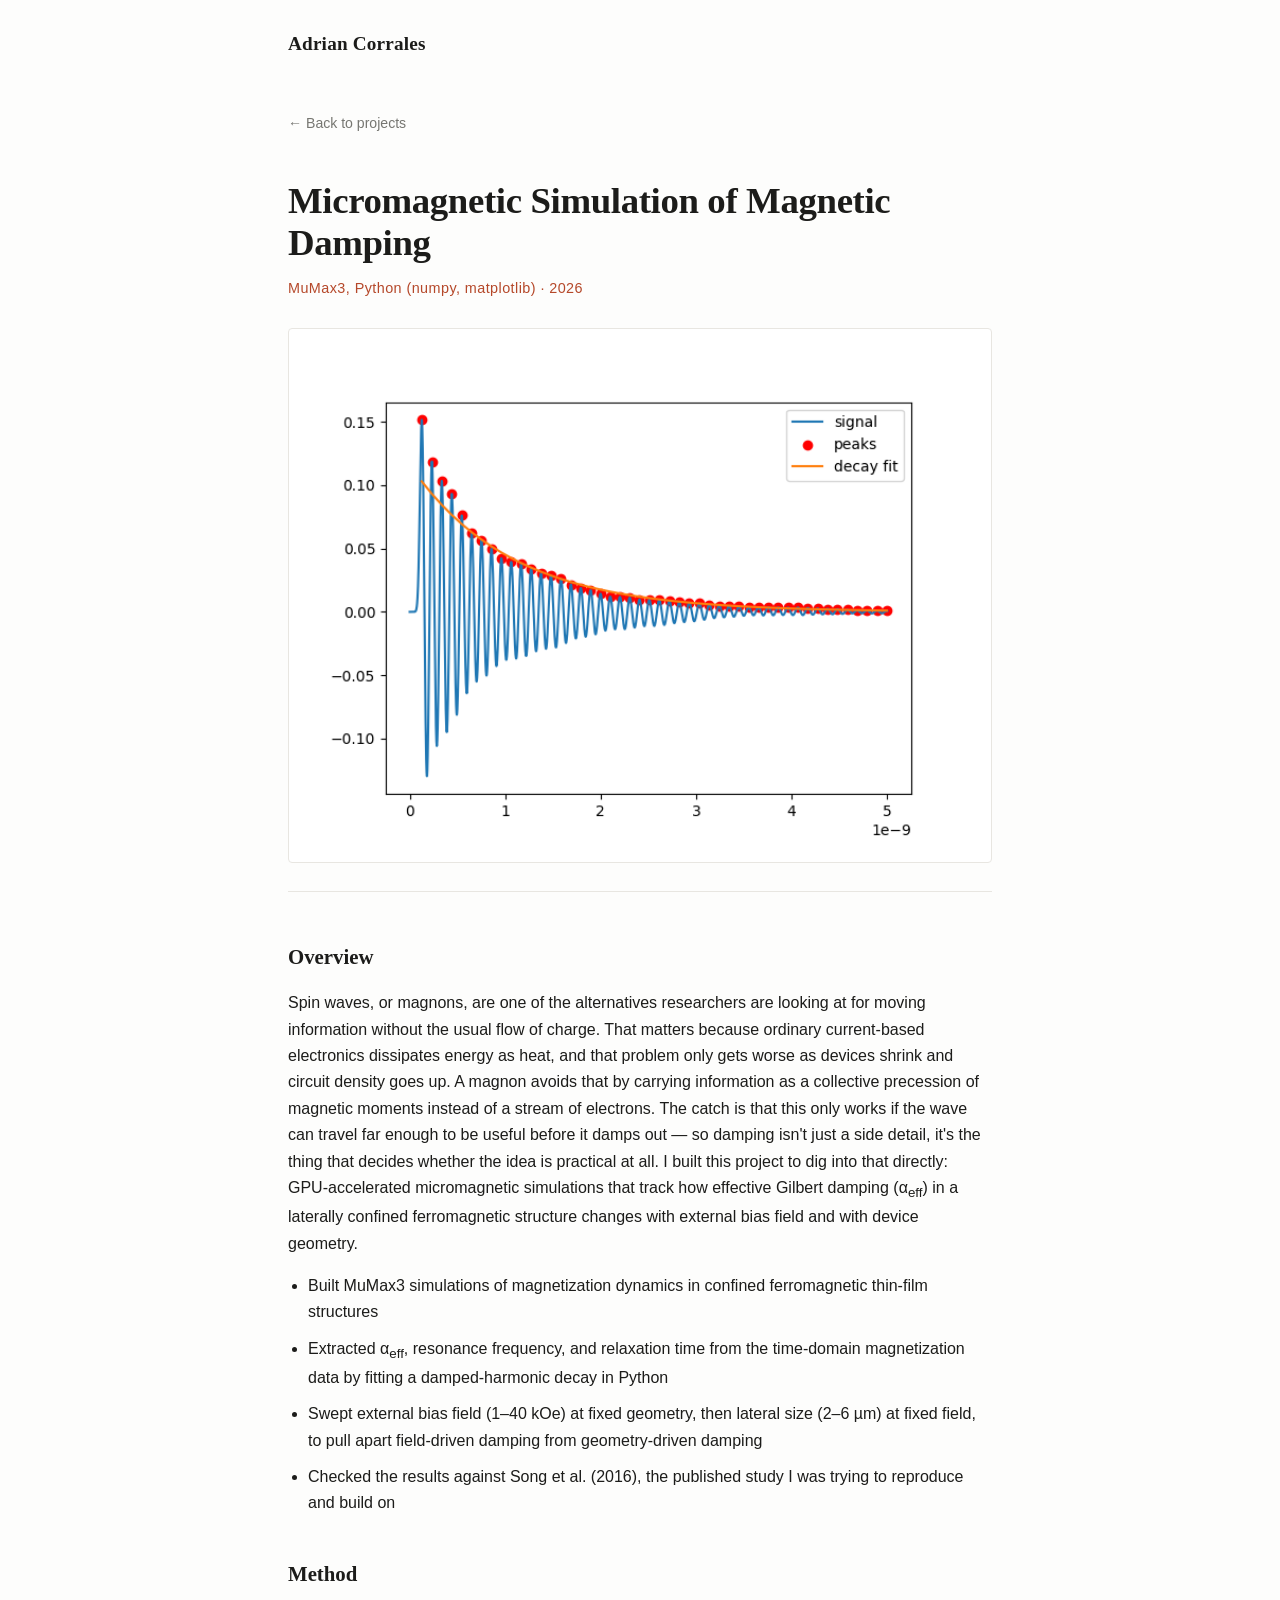
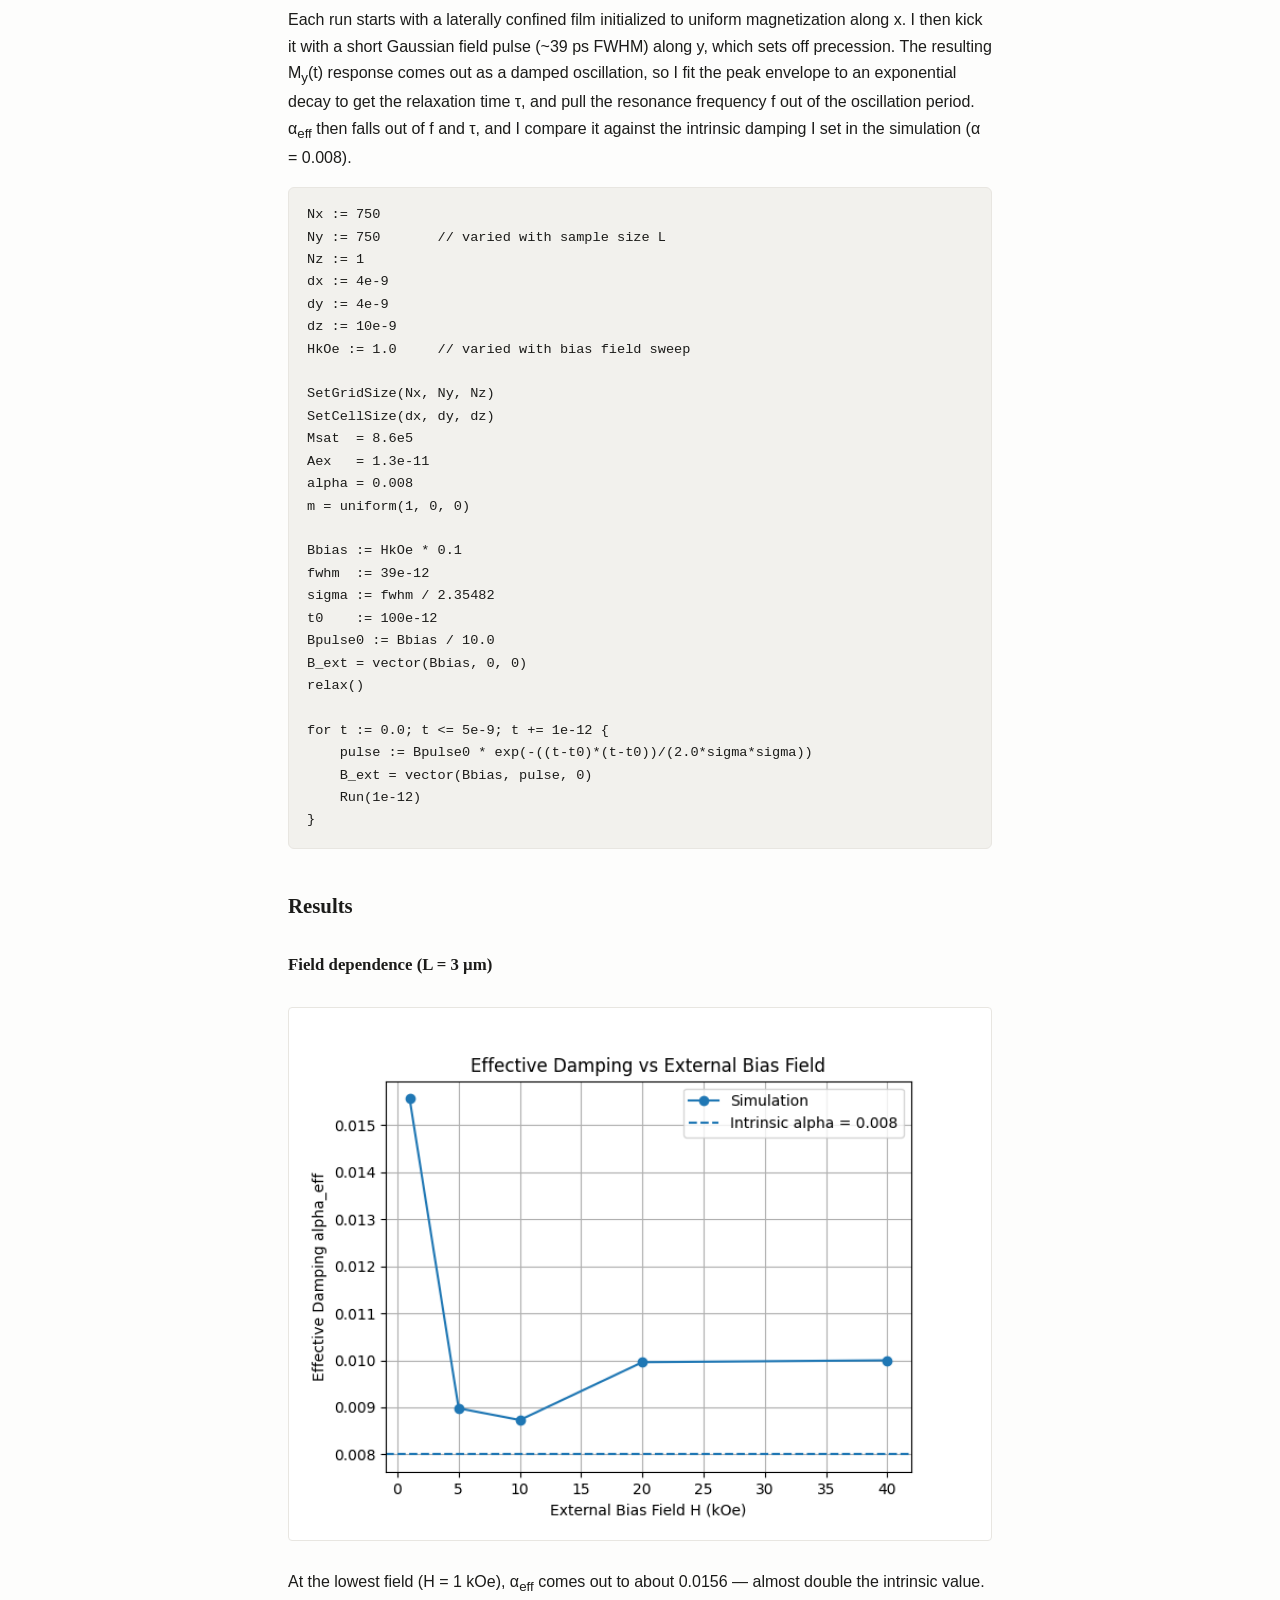
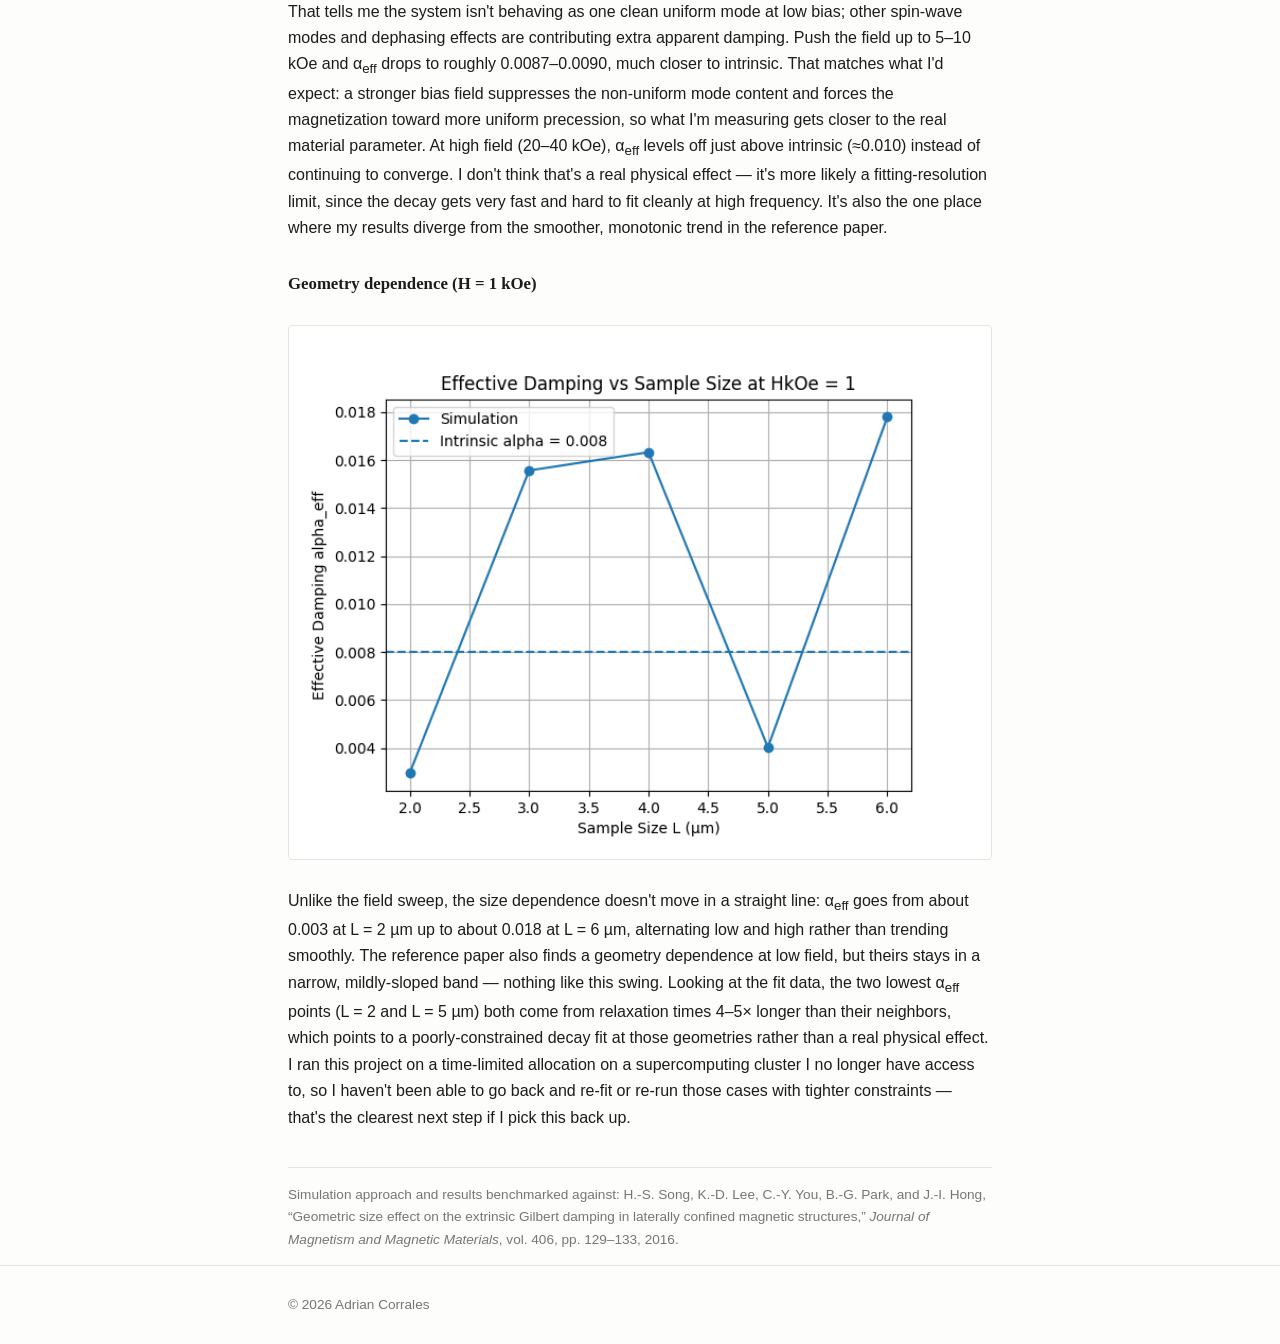
<file: projects/micromagnetic-simulation.html>
<!doctype html>
<html lang="en">
<head>
<meta charset="UTF-8">
<meta name="viewport" content="width=device-width, initial-scale=1.0">
<title>Micromagnetic Simulation of Magnetic Damping — Adrian Corrales</title>
<link rel="stylesheet" href="../assets/css/style.css">
</head>
<body>

<header class="site-header">
  <div class="wrap">
    <a class="name" href="../index.html">Adrian Corrales</a>
  </div>
</header>

<main class="wrap">

  <a class="back-link" href="../index.html#projects">&larr; Back to projects</a>

  <div class="project-header">
    <h1>Micromagnetic Simulation of Magnetic Damping</h1>
    <div class="meta">MuMax3, Python (numpy, matplotlib) · 2026</div>
  </div>

  <img class="media-full" src="../assets/img/micromagnetic-simulation/decay-fit.png" alt="Damped magnetization precession over time, with peak-fit envelope used to extract frequency and relaxation time">

  <div class="project-body">

    <h2>Overview</h2>
    <p>
      Spin waves, or magnons, are one of the alternatives researchers are looking at for moving
      information without the usual flow of charge. That matters because ordinary current-based
      electronics dissipates energy as heat, and that problem only gets worse as devices shrink and
      circuit density goes up. A magnon avoids that by carrying information as a collective precession
      of magnetic moments instead of a stream of electrons. The catch is that this only works if the
      wave can travel far enough to be useful before it damps out &mdash; so damping isn't just a side
      detail, it's the thing that decides whether the idea is practical at all. I built this project to
      dig into that directly: GPU-accelerated micromagnetic simulations that track how effective Gilbert
      damping (&alpha;<sub>eff</sub>) in a laterally confined ferromagnetic structure changes with external
      bias field and with device geometry.
    </p>
    <ul>
      <li>Built MuMax3 simulations of magnetization dynamics in confined ferromagnetic thin-film structures</li>
      <li>Extracted &alpha;<sub>eff</sub>, resonance frequency, and relaxation time from the time-domain magnetization data by fitting a damped-harmonic decay in Python</li>
      <li>Swept external bias field (1&ndash;40 kOe) at fixed geometry, then lateral size (2&ndash;6 &micro;m) at fixed field, to pull apart field-driven damping from geometry-driven damping</li>
      <li>Checked the results against Song et al. (2016), the published study I was trying to reproduce and build on</li>
    </ul>

    <h2>Method</h2>
    <p>
      Each run starts with a laterally confined film initialized to uniform magnetization along x. I
      then kick it with a short Gaussian field pulse (~39 ps FWHM) along y, which sets off precession.
      The resulting M<sub>y</sub>(t) response comes out as a damped oscillation, so I fit the peak envelope
      to an exponential decay to get the relaxation time &tau;, and pull the resonance frequency f out of
      the oscillation period. &alpha;<sub>eff</sub> then falls out of f and &tau;, and I compare it against
      the intrinsic damping I set in the simulation (&alpha; = 0.008).
    </p>
    <pre><code>Nx := 750
Ny := 750       // varied with sample size L
Nz := 1
dx := 4e-9
dy := 4e-9
dz := 10e-9
HkOe := 1.0     // varied with bias field sweep

SetGridSize(Nx, Ny, Nz)
SetCellSize(dx, dy, dz)
Msat  = 8.6e5
Aex   = 1.3e-11
alpha = 0.008
m = uniform(1, 0, 0)

Bbias := HkOe * 0.1
fwhm  := 39e-12
sigma := fwhm / 2.35482
t0    := 100e-12
Bpulse0 := Bbias / 10.0
B_ext = vector(Bbias, 0, 0)
relax()

for t := 0.0; t &lt;= 5e-9; t += 1e-12 {
    pulse := Bpulse0 * exp(-((t-t0)*(t-t0))/(2.0*sigma*sigma))
    B_ext = vector(Bbias, pulse, 0)
    Run(1e-12)
}</code></pre>

    <h2>Results</h2>

    <h3>Field dependence (L = 3 &micro;m)</h3>
    <img class="media-full" src="../assets/img/micromagnetic-simulation/damping-vs-field.png" alt="Effective damping alpha_eff versus external bias field, compared to the intrinsic damping value">
    <p>
      At the lowest field (H = 1 kOe), &alpha;<sub>eff</sub> comes out to about 0.0156 &mdash; almost double
      the intrinsic value. That tells me the system isn't behaving as one clean uniform mode at low bias;
      other spin-wave modes and dephasing effects are contributing extra apparent damping. Push the field up
      to 5&ndash;10 kOe and &alpha;<sub>eff</sub> drops to roughly 0.0087&ndash;0.0090, much closer to
      intrinsic. That matches what I'd expect: a stronger bias field suppresses the non-uniform mode content
      and forces the magnetization toward more uniform precession, so what I'm measuring gets closer to the
      real material parameter. At high field (20&ndash;40 kOe), &alpha;<sub>eff</sub> levels off just above
      intrinsic (&asymp;0.010) instead of continuing to converge. I don't think that's a real physical effect
      &mdash; it's more likely a fitting-resolution limit, since the decay gets very fast and hard to fit
      cleanly at high frequency. It's also the one place where my results diverge from the smoother,
      monotonic trend in the reference paper.
    </p>

    <h3>Geometry dependence (H = 1 kOe)</h3>
    <img class="media-full" src="../assets/img/micromagnetic-simulation/damping-vs-size.png" alt="Effective damping alpha_eff versus lateral sample size at fixed bias field">
    <p>
      Unlike the field sweep, the size dependence doesn't move in a straight line: &alpha;<sub>eff</sub> goes
      from about 0.003 at L = 2 &micro;m up to about 0.018 at L = 6 &micro;m, alternating low and high rather
      than trending smoothly. The reference paper also finds a geometry dependence at low field, but theirs
      stays in a narrow, mildly-sloped band &mdash; nothing like this swing. Looking at the fit data, the two
      lowest &alpha;<sub>eff</sub> points (L = 2 and L = 5 &micro;m) both come from relaxation times 4&ndash;5&times;
      longer than their neighbors, which points to a poorly-constrained decay fit at those geometries rather
      than a real physical effect. I ran this project on a time-limited allocation on a supercomputing cluster
      I no longer have access to, so I haven't been able to go back and re-fit or re-run those cases with
      tighter constraints &mdash; that's the clearest next step if I pick this back up.
    </p>

    <p class="reference-note">
      Simulation approach and results benchmarked against: H.-S. Song, K.-D. Lee, C.-Y. You, B.-G. Park,
      and J.-I. Hong, &ldquo;Geometric size effect on the extrinsic Gilbert damping in laterally confined
      magnetic structures,&rdquo; <em>Journal of Magnetism and Magnetic Materials</em>, vol. 406, pp. 129&ndash;133, 2016.
    </p>

  </div>

</main>

<footer class="site-footer">
  <div class="wrap">
    &copy; 2026 Adrian Corrales
  </div>
</footer>

</body>
</html>
</file>
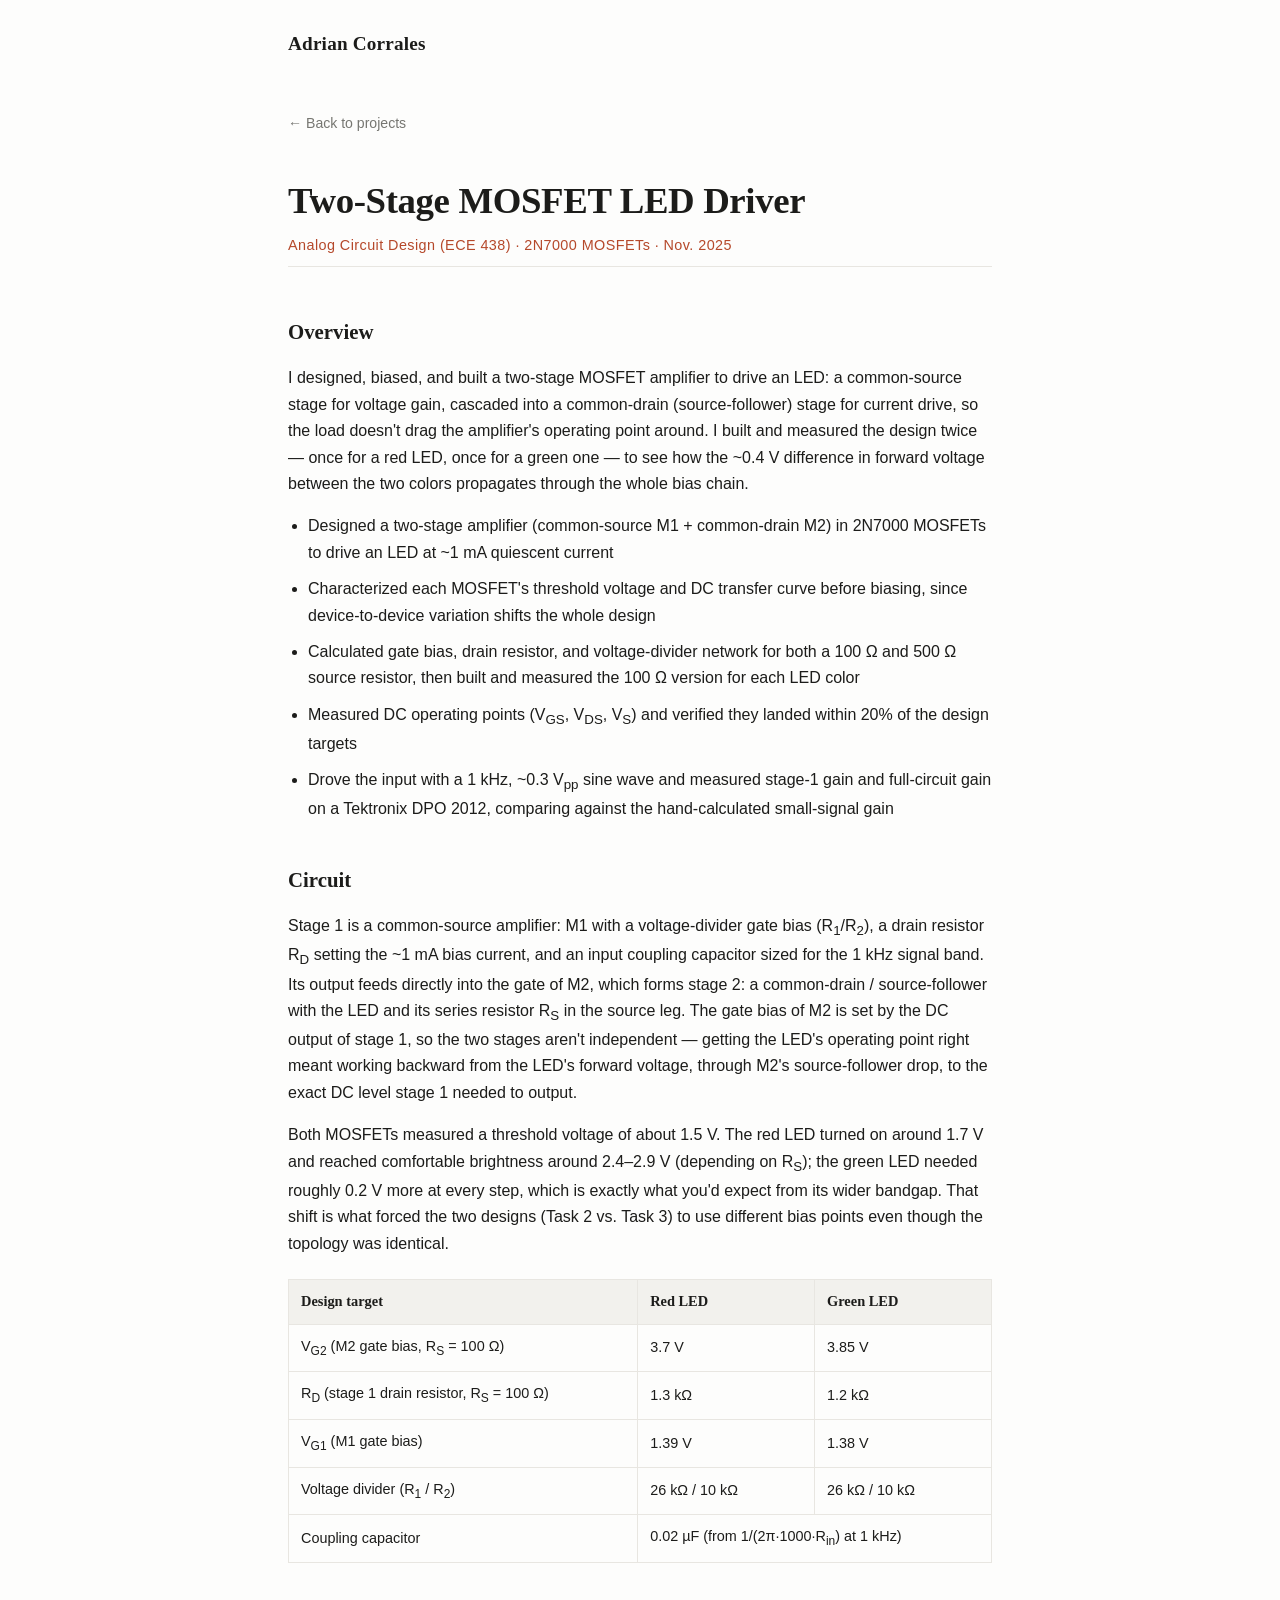
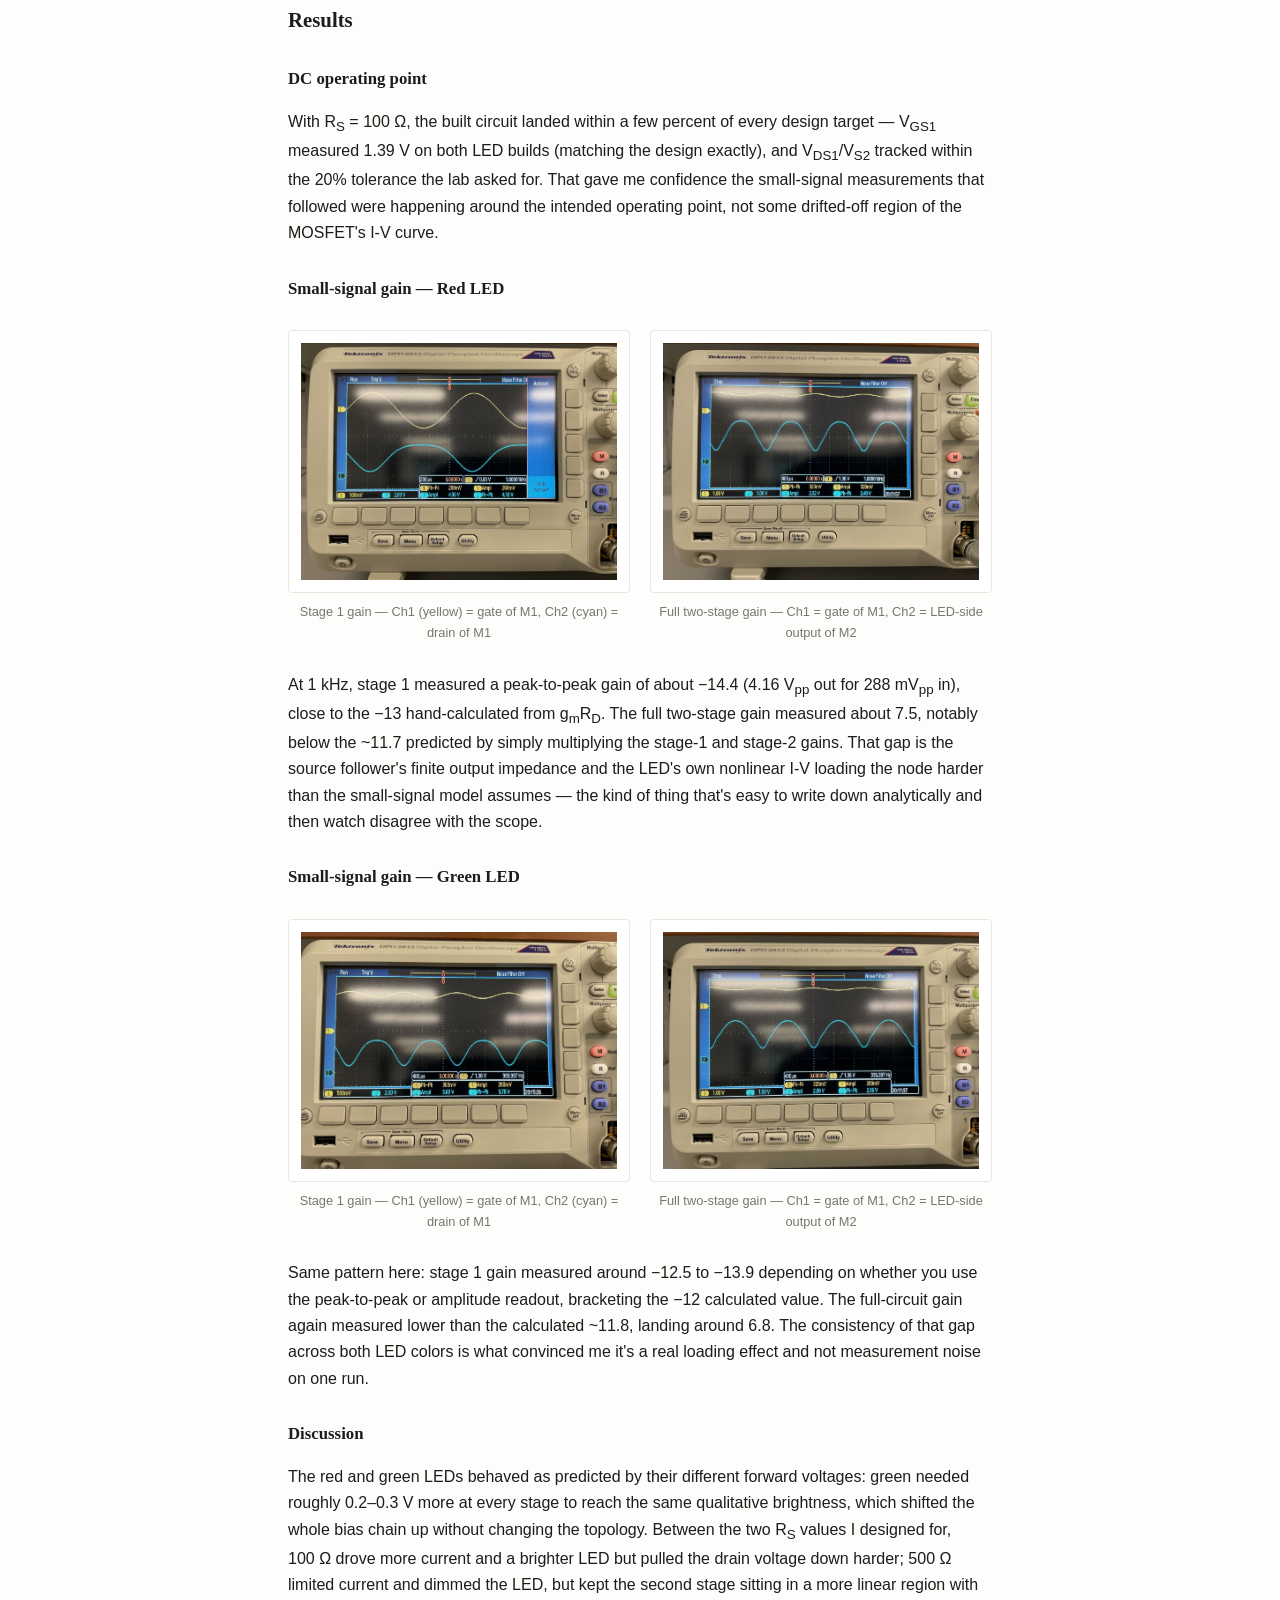
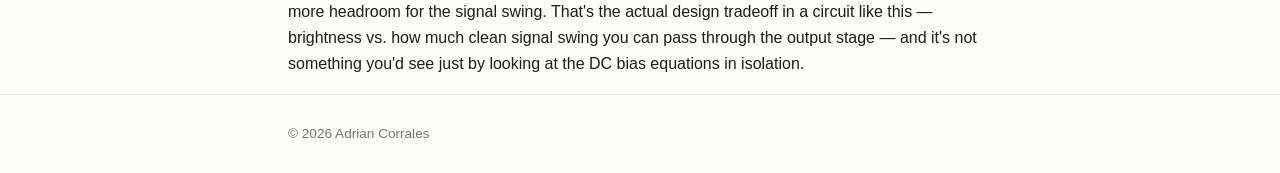
<file: projects/mosfet-led-driver.html>
<!doctype html>
<html lang="en">
<head>
<meta charset="UTF-8">
<meta name="viewport" content="width=device-width, initial-scale=1.0">
<title>Two-Stage MOSFET LED Driver — Adrian Corrales</title>
<link rel="stylesheet" href="../assets/css/style.css">
</head>
<body>

<header class="site-header">
  <div class="wrap">
    <a class="name" href="../index.html">Adrian Corrales</a>
  </div>
</header>

<main class="wrap">

  <a class="back-link" href="../index.html#projects">&larr; Back to projects</a>

  <div class="project-header">
    <h1>Two-Stage MOSFET LED Driver</h1>
    <div class="meta">Analog Circuit Design (ECE 438) · 2N7000 MOSFETs · Nov. 2025</div>
  </div>

  <div class="project-body">

    <h2>Overview</h2>
    <p>
      I designed, biased, and built a two-stage MOSFET amplifier to drive an LED: a common-source
      stage for voltage gain, cascaded into a common-drain (source-follower) stage for current drive,
      so the load doesn't drag the amplifier's operating point around. I built and measured the design
      twice &mdash; once for a red LED, once for a green one &mdash; to see how the ~0.4&nbsp;V difference in
      forward voltage between the two colors propagates through the whole bias chain.
    </p>
    <ul>
      <li>Designed a two-stage amplifier (common-source M1 + common-drain M2) in 2N7000 MOSFETs to drive an LED at ~1&nbsp;mA quiescent current</li>
      <li>Characterized each MOSFET's threshold voltage and DC transfer curve before biasing, since device-to-device variation shifts the whole design</li>
      <li>Calculated gate bias, drain resistor, and voltage-divider network for both a 100&nbsp;&Omega; and 500&nbsp;&Omega; source resistor, then built and measured the 100&nbsp;&Omega; version for each LED color</li>
      <li>Measured DC operating points (V<sub>GS</sub>, V<sub>DS</sub>, V<sub>S</sub>) and verified they landed within 20% of the design targets</li>
      <li>Drove the input with a 1&nbsp;kHz, ~0.3&nbsp;V<sub>pp</sub> sine wave and measured stage-1 gain and full-circuit gain on a Tektronix DPO 2012, comparing against the hand-calculated small-signal gain</li>
    </ul>

    <h2>Circuit</h2>
    <p>
      Stage 1 is a common-source amplifier: M1 with a voltage-divider gate bias (R<sub>1</sub>/R<sub>2</sub>),
      a drain resistor R<sub>D</sub> setting the ~1&nbsp;mA bias current, and an input coupling capacitor
      sized for the 1&nbsp;kHz signal band. Its output feeds directly into the gate of M2, which forms
      stage 2: a common-drain / source-follower with the LED and its series resistor R<sub>S</sub> in the
      source leg. The gate bias of M2 is set by the DC output of stage 1, so the two stages aren't
      independent &mdash; getting the LED's operating point right meant working backward from the
      LED's forward voltage, through M2's source-follower drop, to the exact DC level stage 1 needed
      to output.
    </p>
    <p>
      Both MOSFETs measured a threshold voltage of about 1.5&nbsp;V. The red LED turned on around
      1.7&nbsp;V and reached comfortable brightness around 2.4&ndash;2.9&nbsp;V (depending on R<sub>S</sub>);
      the green LED needed roughly 0.2&nbsp;V more at every step, which is exactly what you'd expect
      from its wider bandgap. That shift is what forced the two designs (Task 2 vs. Task 3) to use
      different bias points even though the topology was identical.
    </p>

    <table class="data-table">
      <thead><tr><th>Design target</th><th>Red LED</th><th>Green LED</th></tr></thead>
      <tbody>
        <tr><td>V<sub>G2</sub> (M2 gate bias, R<sub>S</sub> = 100&nbsp;&Omega;)</td><td>3.7 V</td><td>3.85 V</td></tr>
        <tr><td>R<sub>D</sub> (stage 1 drain resistor, R<sub>S</sub> = 100&nbsp;&Omega;)</td><td>1.3 k&Omega;</td><td>1.2 k&Omega;</td></tr>
        <tr><td>V<sub>G1</sub> (M1 gate bias)</td><td>1.39 V</td><td>1.38 V</td></tr>
        <tr><td>Voltage divider (R<sub>1</sub> / R<sub>2</sub>)</td><td>26 k&Omega; / 10 k&Omega;</td><td>26 k&Omega; / 10 k&Omega;</td></tr>
        <tr><td>Coupling capacitor</td><td colspan="2">0.02 &micro;F (from 1/(2&pi;&middot;1000&middot;R<sub>in</sub>) at 1 kHz)</td></tr>
      </tbody>
    </table>

    <h2>Results</h2>

    <h3>DC operating point</h3>
    <p>
      With R<sub>S</sub> = 100&nbsp;&Omega;, the built circuit landed within a few percent of every design
      target &mdash; V<sub>GS1</sub> measured 1.39&nbsp;V on both LED builds (matching the design exactly),
      and V<sub>DS1</sub>/V<sub>S2</sub> tracked within the 20% tolerance the lab asked for. That gave me
      confidence the small-signal measurements that followed were happening around the intended
      operating point, not some drifted-off region of the MOSFET's I-V curve.
    </p>

    <h3>Small-signal gain — Red LED</h3>
    <div class="two-col-media">
      <figure>
        <img class="media-full" src="../assets/img/mosfet-led-driver/stage1-gain-red.jpeg" alt="Oscilloscope trace of stage 1 gain measurement for the red LED circuit: yellow trace is the gate input, cyan trace is the M1 drain output, both at 1 kHz">
        <figcaption>Stage 1 gain — Ch1 (yellow) = gate of M1, Ch2 (cyan) = drain of M1</figcaption>
      </figure>
      <figure>
        <img class="media-full" src="../assets/img/mosfet-led-driver/full-gain-red.jpeg" alt="Oscilloscope trace of full two-stage gain measurement for the red LED circuit at 1 kHz">
        <figcaption>Full two-stage gain — Ch1 = gate of M1, Ch2 = LED-side output of M2</figcaption>
      </figure>
    </div>
    <p>
      At 1&nbsp;kHz, stage 1 measured a peak-to-peak gain of about &minus;14.4 (4.16&nbsp;V<sub>pp</sub> out
      for 288&nbsp;mV<sub>pp</sub> in), close to the &minus;13 hand-calculated from g<sub>m</sub>R<sub>D</sub>.
      The full two-stage gain measured about 7.5, notably below the ~11.7 predicted by simply
      multiplying the stage-1 and stage-2 gains. That gap is the source follower's finite output
      impedance and the LED's own nonlinear I-V loading the node harder than the small-signal model
      assumes &mdash; the kind of thing that's easy to write down analytically and then watch disagree
      with the scope.
    </p>

    <h3>Small-signal gain — Green LED</h3>
    <div class="two-col-media">
      <figure>
        <img class="media-full" src="../assets/img/mosfet-led-driver/stage1-gain-green.jpeg" alt="Oscilloscope trace of stage 1 gain measurement for the green LED circuit: yellow trace is the gate input, cyan trace is the M1 drain output, both at 1 kHz">
        <figcaption>Stage 1 gain — Ch1 (yellow) = gate of M1, Ch2 (cyan) = drain of M1</figcaption>
      </figure>
      <figure>
        <img class="media-full" src="../assets/img/mosfet-led-driver/full-gain-green.jpeg" alt="Oscilloscope trace of full two-stage gain measurement for the green LED circuit at approximately 1 kHz">
        <figcaption>Full two-stage gain — Ch1 = gate of M1, Ch2 = LED-side output of M2</figcaption>
      </figure>
    </div>
    <p>
      Same pattern here: stage 1 gain measured around &minus;12.5 to &minus;13.9 depending on whether
      you use the peak-to-peak or amplitude readout, bracketing the &minus;12 calculated value. The
      full-circuit gain again measured lower than the calculated ~11.8, landing around 6.8. The
      consistency of that gap across both LED colors is what convinced me it's a real loading effect
      and not measurement noise on one run.
    </p>

    <h3>Discussion</h3>
    <p>
      The red and green LEDs behaved as predicted by their different forward voltages: green needed
      roughly 0.2&ndash;0.3&nbsp;V more at every stage to reach the same qualitative brightness, which
      shifted the whole bias chain up without changing the topology. Between the two R<sub>S</sub> values
      I designed for, 100&nbsp;&Omega; drove more current and a brighter LED but pulled the drain
      voltage down harder; 500&nbsp;&Omega; limited current and dimmed the LED, but kept the second
      stage sitting in a more linear region with more headroom for the signal swing. That's the actual
      design tradeoff in a circuit like this &mdash; brightness vs. how much clean signal swing you can
      pass through the output stage &mdash; and it's not something you'd see just by looking at the DC
      bias equations in isolation.
    </p>

  </div>

</main>

<footer class="site-footer">
  <div class="wrap">
    &copy; 2026 Adrian Corrales
  </div>
</footer>

</body>
</html>
</file>
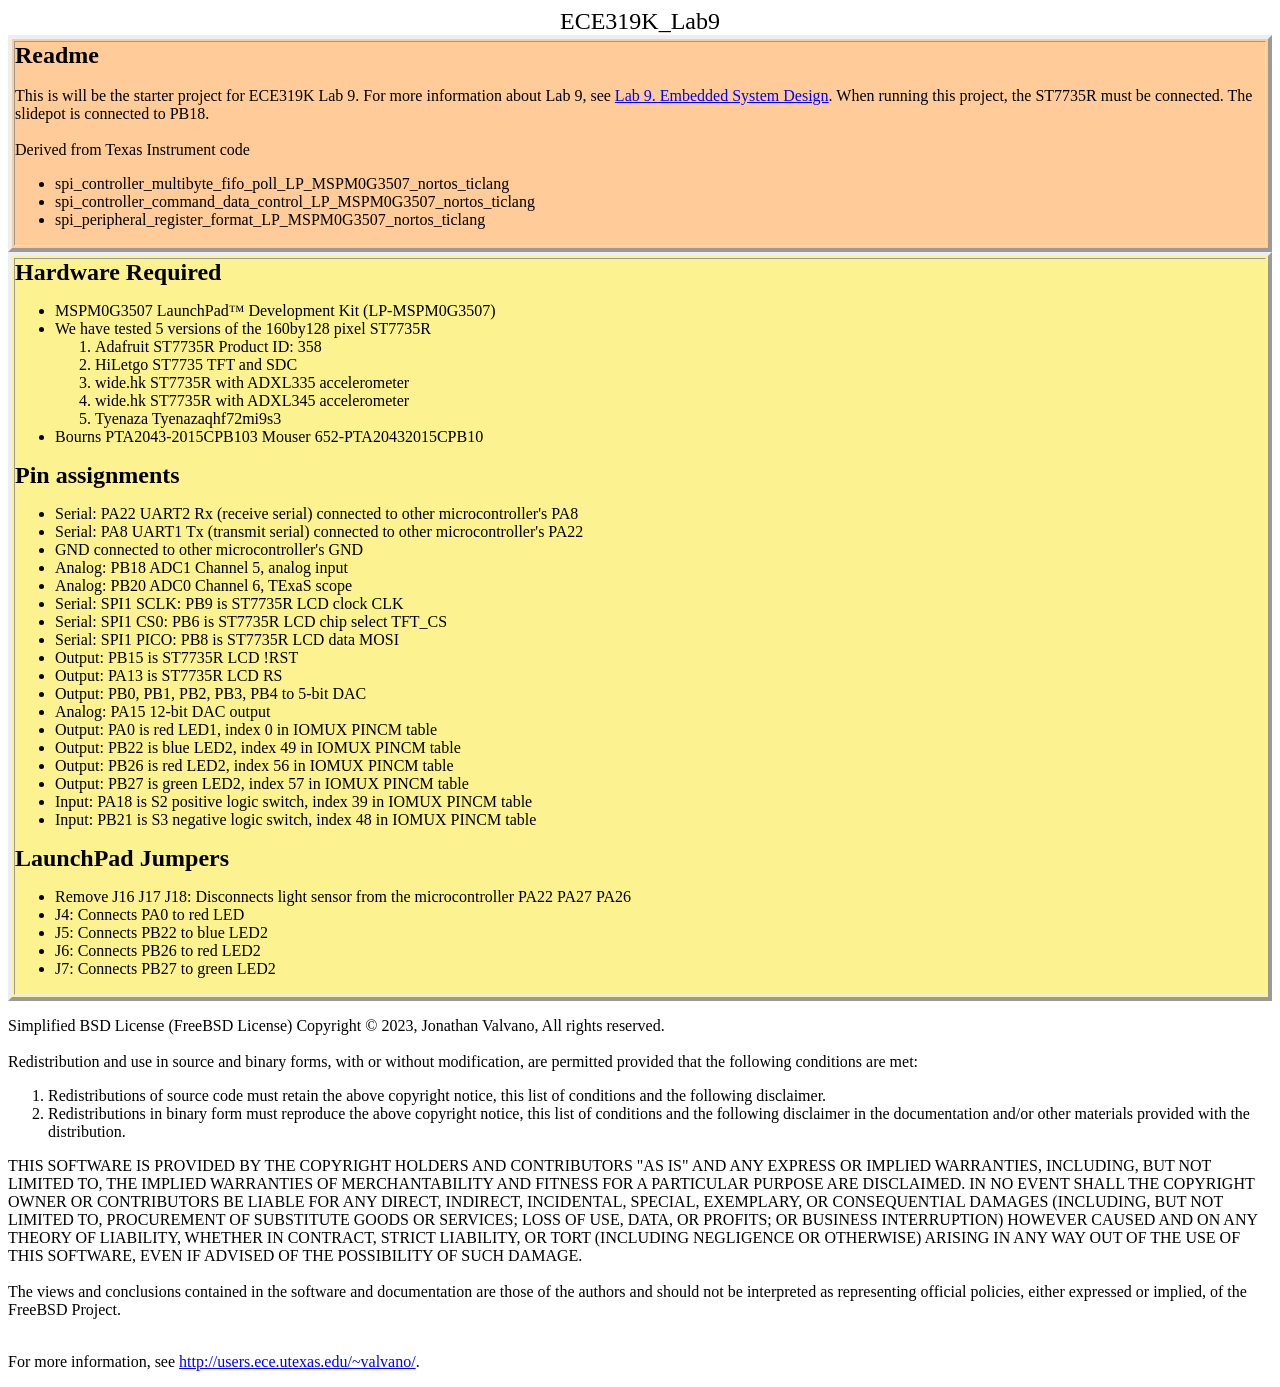
<file: projects/README.html>
<!DOCTYPE HTML PUBLIC "-//W3C//DTD HTML 4.01 Transitional//EN">
<html xmlns:v="urn:schemas-microsoft-com:vml"
 xmlns:o="urn:schemas-microsoft-com:office:office"
 xmlns:w="urn:schemas-microsoft-com:office:word"
 xmlns:m="http://schemas.microsoft.com/office/2004/12/omml"
 xmlns:st1="urn:schemas-microsoft-com:office:smarttags"
 xmlns="http://www.w3.org/TR/REC-html40">
<head>
  <meta http-equiv="Content-Type"
 content="text/html; charset=windows-1252">
  <meta name="ProgId" content="Word.Document">
  <meta name="Generator" content="Microsoft Word 14">
  <meta name="Originator" content="Microsoft Word 14">
  <base target="_parent">
  <link rel="Edit-Time-Data" href="index_files/editdata.mso">
  <title>ECE319K_Lab9</title>
  <o:smarttagtype
 namespaceuri="urn:schemas-microsoft-com:office:smarttags" name="place"></o:smarttagtype><o:smarttagtype
 namespaceuri="urn:schemas-microsoft-com:office:smarttags"
 name="PlaceName"></o:smarttagtype>
  <o:smarttagtype
 namespaceuri="urn:schemas-microsoft-com:office:smarttags"
 name="PlaceType"></o:smarttagtype>
  <link rel="themeData" href="index_files/themedata.thmx">
  <link rel="colorSchemeMapping"
 href="index_files/colorschememapping.xml">
  <style>
  </style>
</head>
<body style="background-color: white;" alink="#0000ff" lang="EN-US"
 link="blue" vlink="#c40026">
<div class="WordSection1">
<p style="text-align: center;" align="center"><span
 style="font-size: 18pt;">ECE319K_Lab9</span><br>
<table class="MsoNormalTable"
 style="border: 3pt outset ; background: rgb(255, 204, 153) none repeat scroll 0% 50%; -moz-background-clip: initial; -moz-background-origin: initial; -moz-background-inline-policy: initial; width: 100%;"
 border="1" cellpadding="0" width="100%">
<tr>
<td>
<p><b><span style="font-size: 18pt;">Readme</b></span>
            <br> &nbsp;<br>
This is will be the starter project for ECE319K Lab 9. 
For more information about Lab 9, see 
<a href="https://docs.google.com/document/d/1jTirjKJEecPcTYQ2Q7XTRVthQzV7BMr5INipn7f04u8/" target ="_blank">
Lab 9. Embedded System Design</a>.
When running this project, the ST7735R must be connected. The slidepot is connected to PB18.  <br>&nbsp;<br>
 Derived from Texas Instrument code
<ul>
<li>spi_controller_multibyte_fifo_poll_LP_MSPM0G3507_nortos_ticlang</li>
<li>spi_controller_command_data_control_LP_MSPM0G3507_nortos_ticlang</li>
<li>spi_peripheral_register_format_LP_MSPM0G3507_nortos_ticlang</li>

</ul> </p>
</td>

</tr>
</table>


 <table class="MsoNormalTable"
 style="border: 3pt outset ; background: rgb(252, 243, 144) none repeat scroll 0% 50%; -moz-background-clip: initial; -moz-background-origin: initial; -moz-background-inline-policy: initial; width: 100%;"
 border="1" cellpadding="0" width="100%">
        <tbody>
          <tr>
            <td>
<p><b><span style="font-size: 18pt;">Hardware Required</b></span>
<br>
<ul>
<li>MSPM0G3507 LaunchPad&trade; Development Kit (LP-MSPM0G3507)</li>
<li>We have tested 5 versions of the 160by128 pixel ST7735R
<ol><li>Adafruit ST7735R Product ID: 358</li>
<li>HiLetgo ST7735 TFT and SDC</li>
<li>wide.hk ST7735R with ADXL335 accelerometer</li>
<li>wide.hk ST7735R with ADXL345 accelerometer</li>
<li>Tyenaza Tyenazaqhf72mi9s3</li></ol>
</li>
<li>Bourns PTA2043-2015CPB103 Mouser 652-PTA20432015CPB10</li>
</ul>

<b><span style="font-size: 18pt;">Pin assignments</b></span>

<ul>
<li>Serial: PA22 UART2 Rx (receive serial) connected to other microcontroller's PA8</li>
<li>Serial: PA8 UART1 Tx (transmit serial) connected to other microcontroller's PA22</li>
<li>GND connected to other microcontroller's GND</li>
<li>Analog: PB18 ADC1 Channel 5, analog input</li>
<li>Analog: PB20 ADC0 Channel 6, TExaS scope</li>
<li>Serial: SPI1 SCLK: PB9 is ST7735R LCD clock CLK</li>
<li>Serial: SPI1 CS0: PB6 is ST7735R LCD chip select TFT_CS</li>
<li>Serial: SPI1 PICO: PB8 is ST7735R LCD data MOSI</li>
<li>Output: PB15 is ST7735R LCD !RST  </li>
<li>Output: PA13 is ST7735R LCD RS    </li>
<li>Output: PB0, PB1, PB2, PB3, PB4 to 5-bit DAC</li>
<li>Analog: PA15 12-bit DAC output </li>
<li>Output: PA0 is red LED1, index 0 in IOMUX PINCM table</li>
<li>Output: PB22 is blue LED2, index 49 in IOMUX PINCM table</li>
<li>Output: PB26 is red LED2, index 56 in IOMUX PINCM table</li>
<li>Output: PB27 is green LED2, index 57 in IOMUX PINCM table</li>
<li>Input: PA18 is S2 positive logic switch, index 39 in IOMUX PINCM table</li>
<li>Input: PB21 is S3 negative logic switch, index 48 in IOMUX PINCM table</li>
</ul>
<b><span style="font-size: 18pt;">LaunchPad Jumpers</b></span>
<br>
<ul>
<li>Remove J16 J17 J18: Disconnects light sensor from the microcontroller PA22 PA27 PA26</li> 
<li>J4: Connects PA0 to red LED</li>
<li>J5: Connects PB22 to blue LED2</li>
<li>J6: Connects PB26 to red LED2</li>
<li>J7: Connects PB27 to green LED2</li>
</ul>
</p> </td>
</tr>
</tbody>
</table>

</body>
</html>
<p>
Simplified BSD License (FreeBSD License)
Copyright &copy; 2023, Jonathan Valvano, All rights reserved.<br>
&nbsp;<br> 
Redistribution and use in source and binary forms, with or without modification,
are permitted provided that the following conditions are met:<br>
<ol>
<li>Redistributions of source code must retain the above copyright notice,
   this list of conditions and the following disclaimer.</li>
<li>Redistributions in binary form must reproduce the above copyright notice,
   this list of conditions and the following disclaimer in the documentation
   and/or other materials provided with the distribution.</li></ol>

THIS SOFTWARE IS PROVIDED BY THE COPYRIGHT HOLDERS AND CONTRIBUTORS "AS IS"
AND ANY EXPRESS OR IMPLIED WARRANTIES, INCLUDING, BUT NOT LIMITED TO, THE
IMPLIED WARRANTIES OF MERCHANTABILITY AND FITNESS FOR A PARTICULAR PURPOSE
ARE DISCLAIMED. IN NO EVENT SHALL THE COPYRIGHT OWNER OR CONTRIBUTORS BE
LIABLE FOR ANY DIRECT, INDIRECT, INCIDENTAL, SPECIAL, EXEMPLARY, OR CONSEQUENTIAL
DAMAGES (INCLUDING, BUT NOT LIMITED TO, PROCUREMENT OF SUBSTITUTE GOODS OR SERVICES;
LOSS OF USE, DATA, OR PROFITS; OR BUSINESS INTERRUPTION) HOWEVER CAUSED
AND ON ANY THEORY OF LIABILITY, WHETHER IN CONTRACT, STRICT LIABILITY,
OR TORT (INCLUDING NEGLIGENCE OR OTHERWISE) ARISING IN ANY WAY OUT OF THE
USE OF THIS SOFTWARE, EVEN IF ADVISED OF THE POSSIBILITY OF SUCH DAMAGE.<br>
&nbsp;<br> 
The views and conclusions contained in the software and documentation are
those of the authors and should not be interpreted as representing official
policies, either expressed or implied, of the FreeBSD Project.
<br> &nbsp;
</p>
<p>For more information, see <a href="http://users.ece.utexas.edu/~valvano/">
http://users.ece.utexas.edu/~valvano/</a>.
</p>
</div>
</body>
</html>
</file>
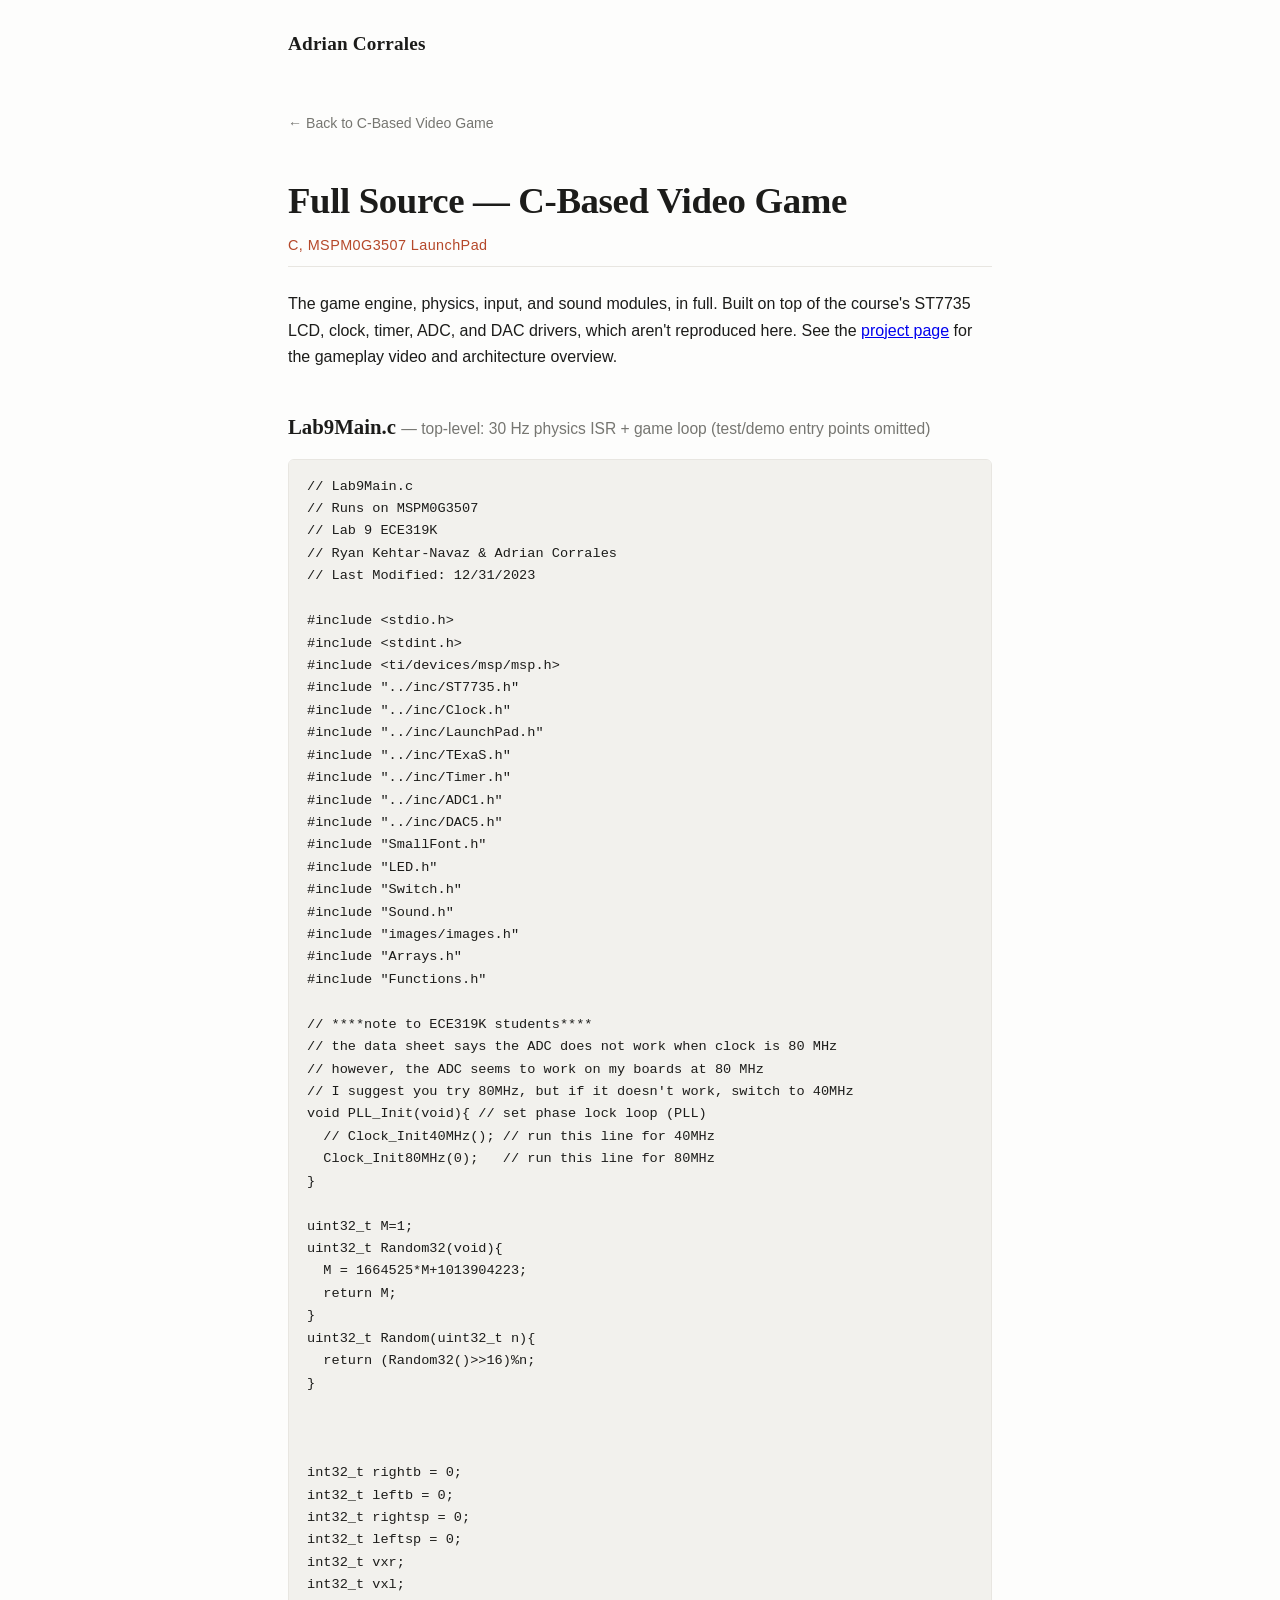
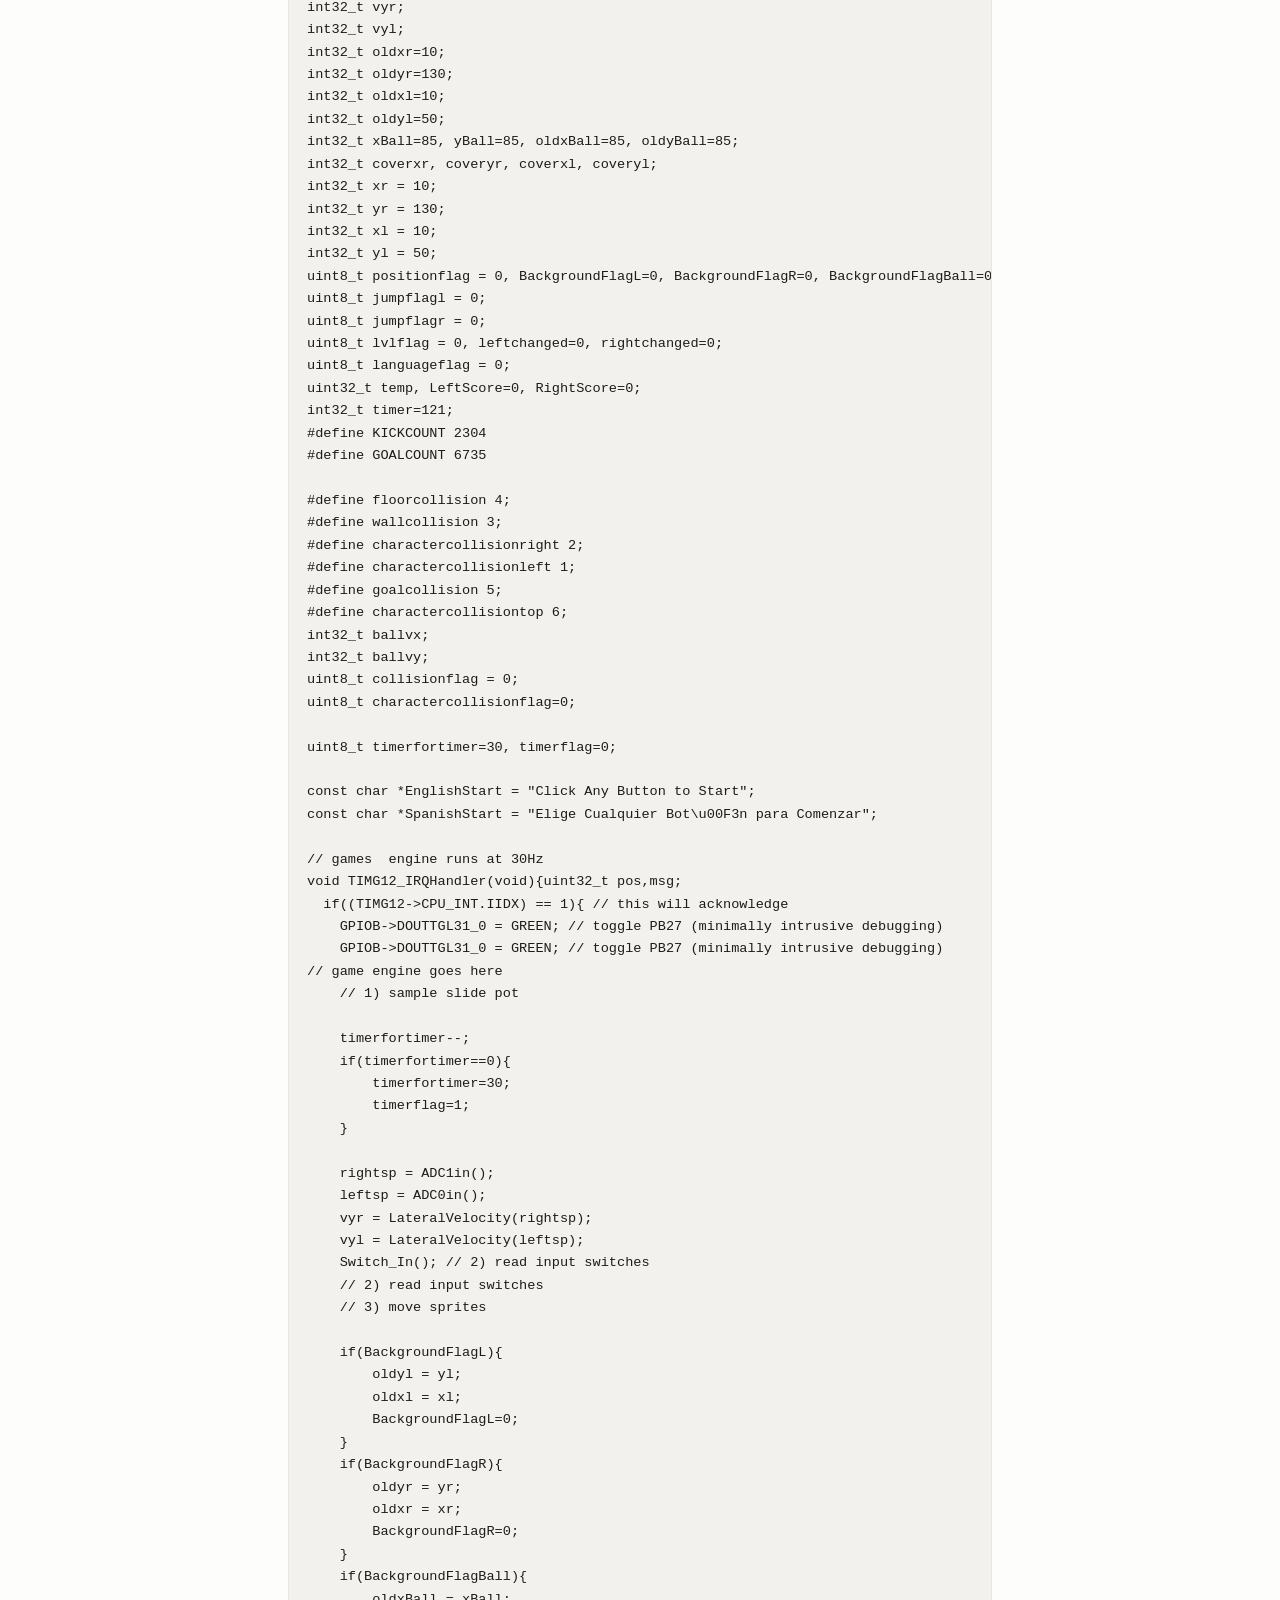
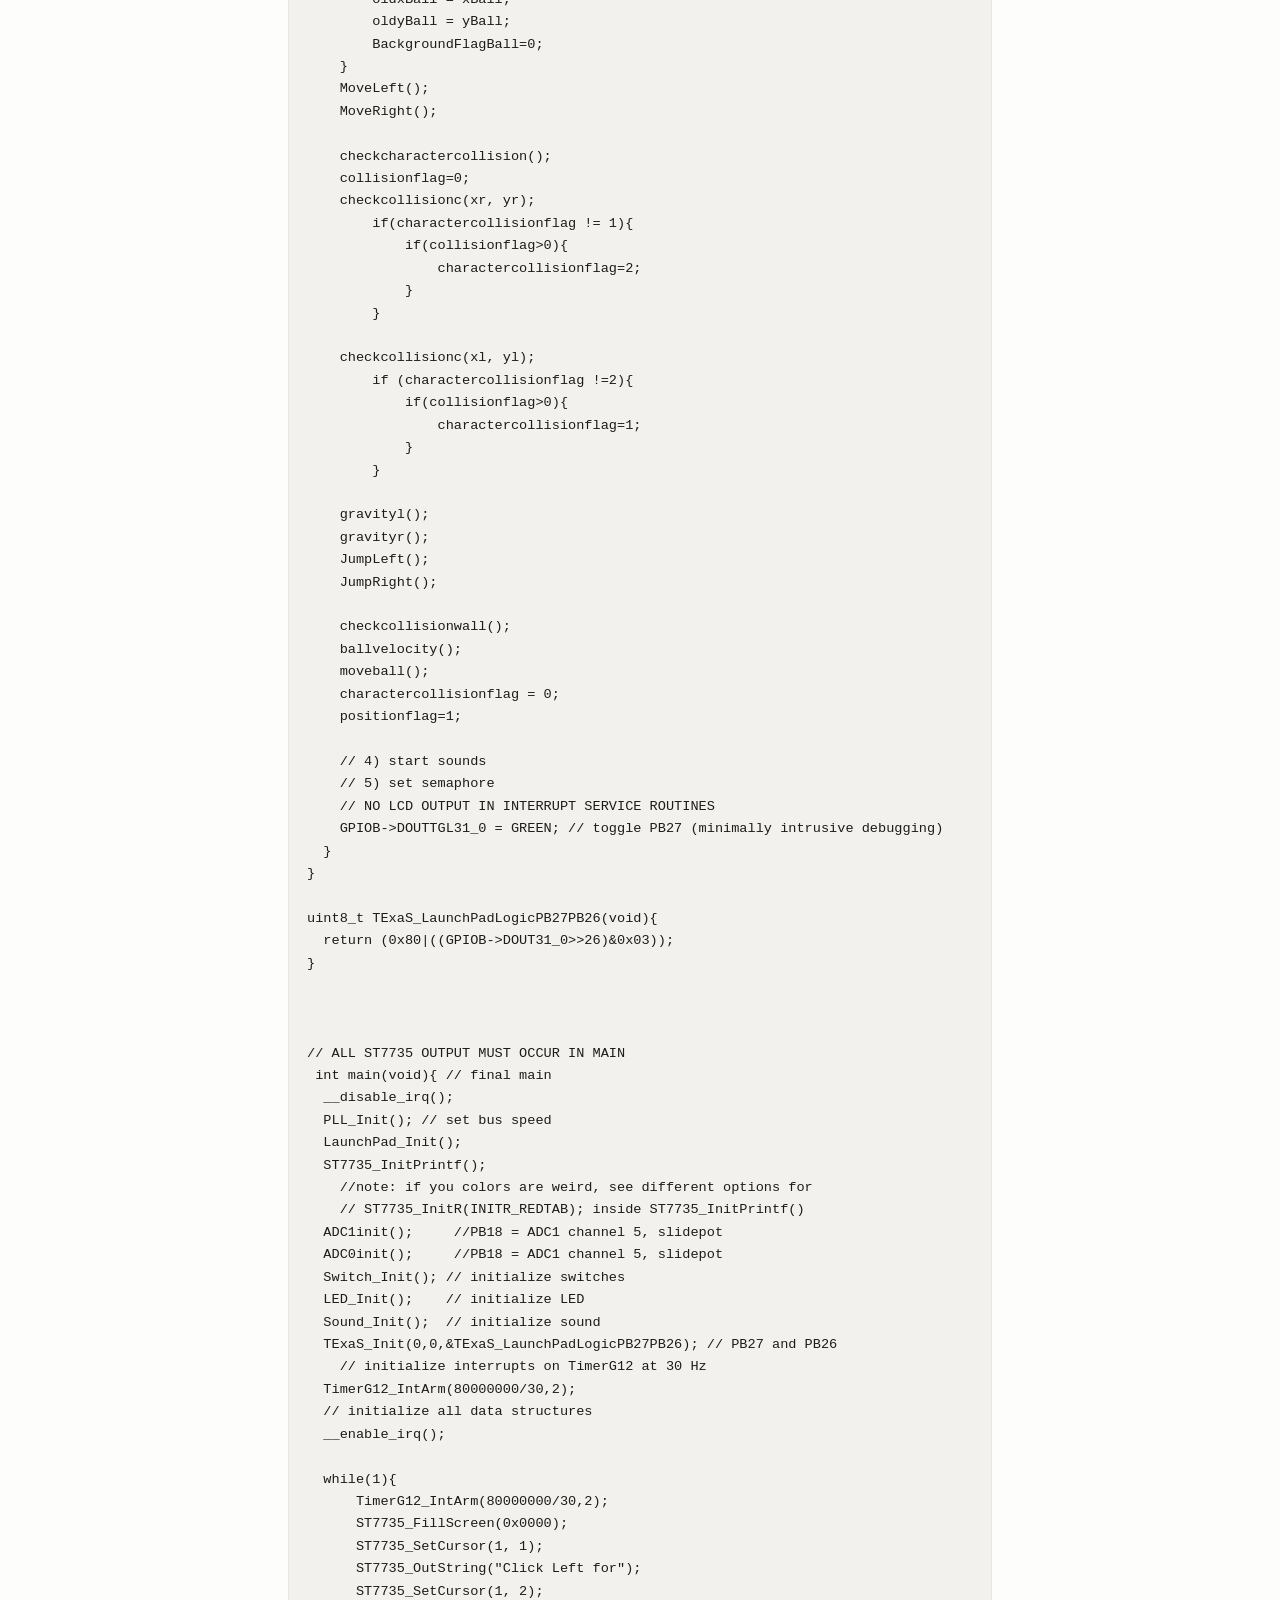
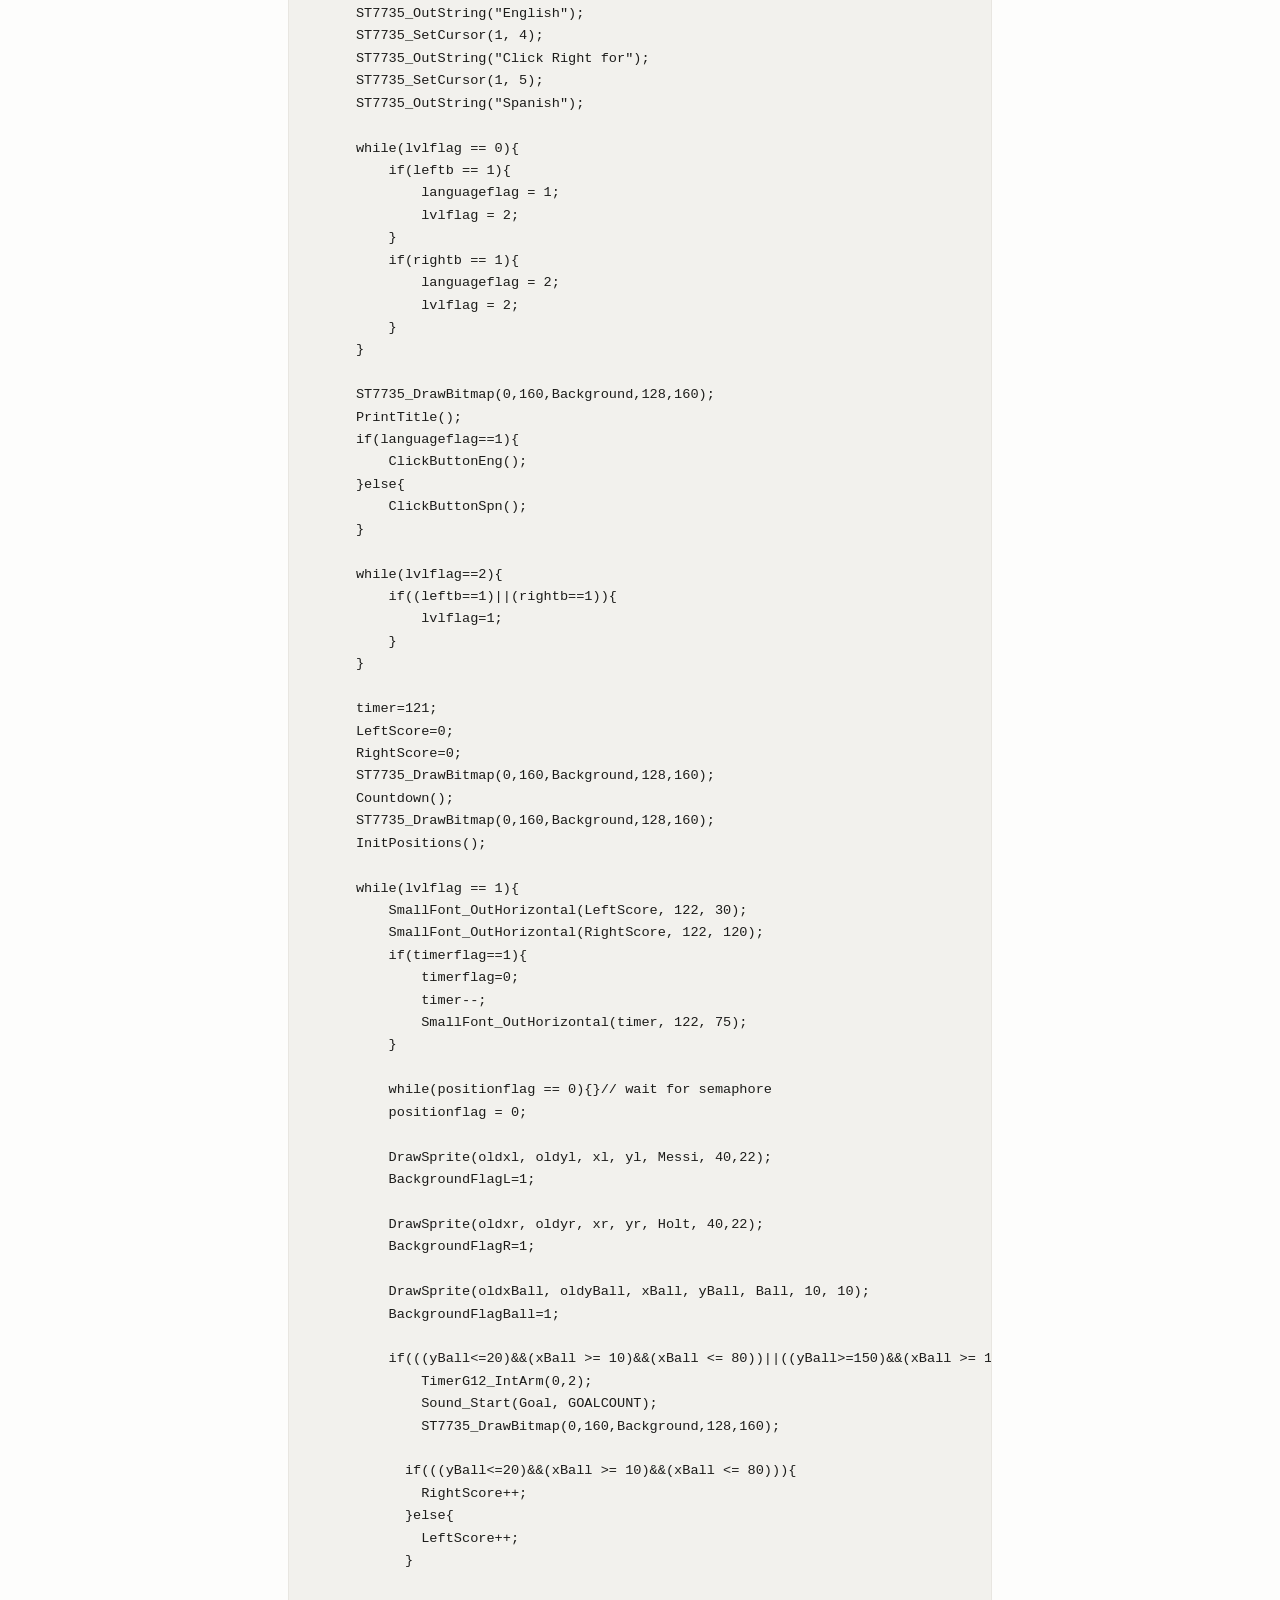
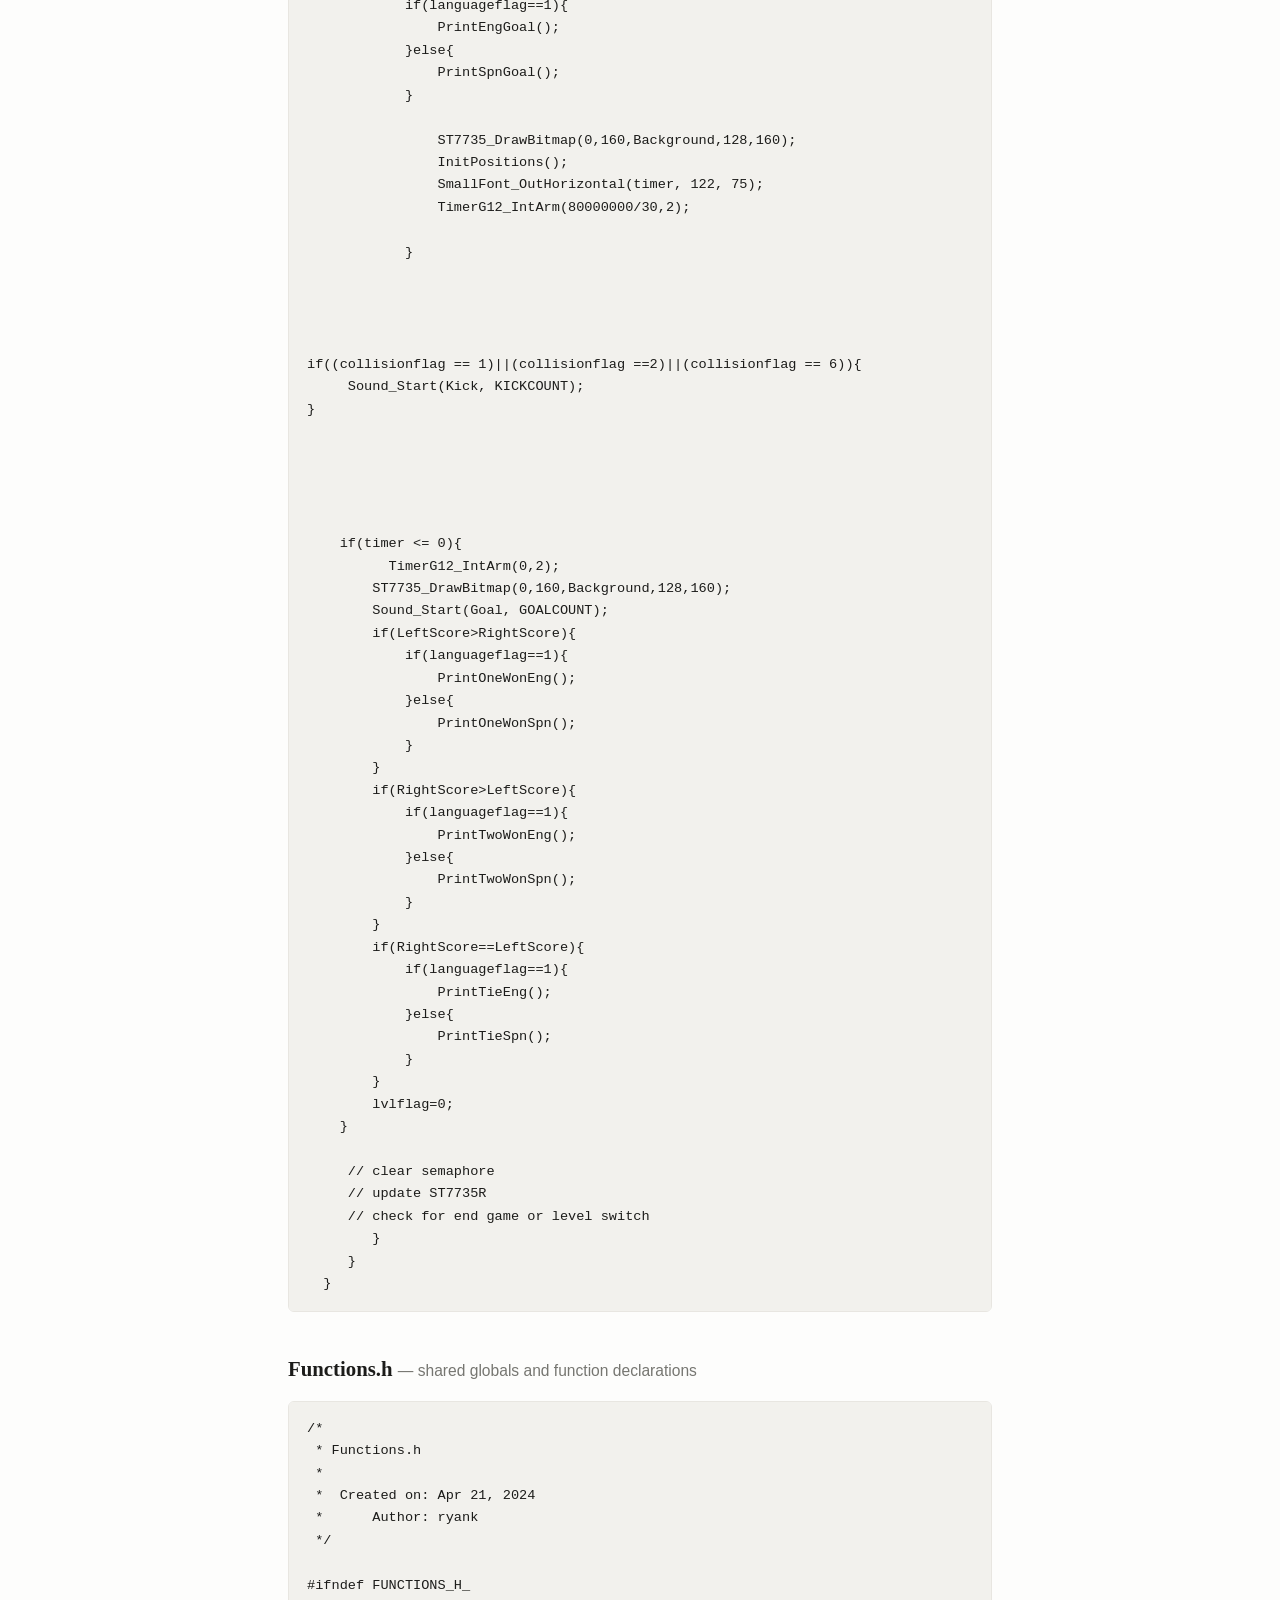
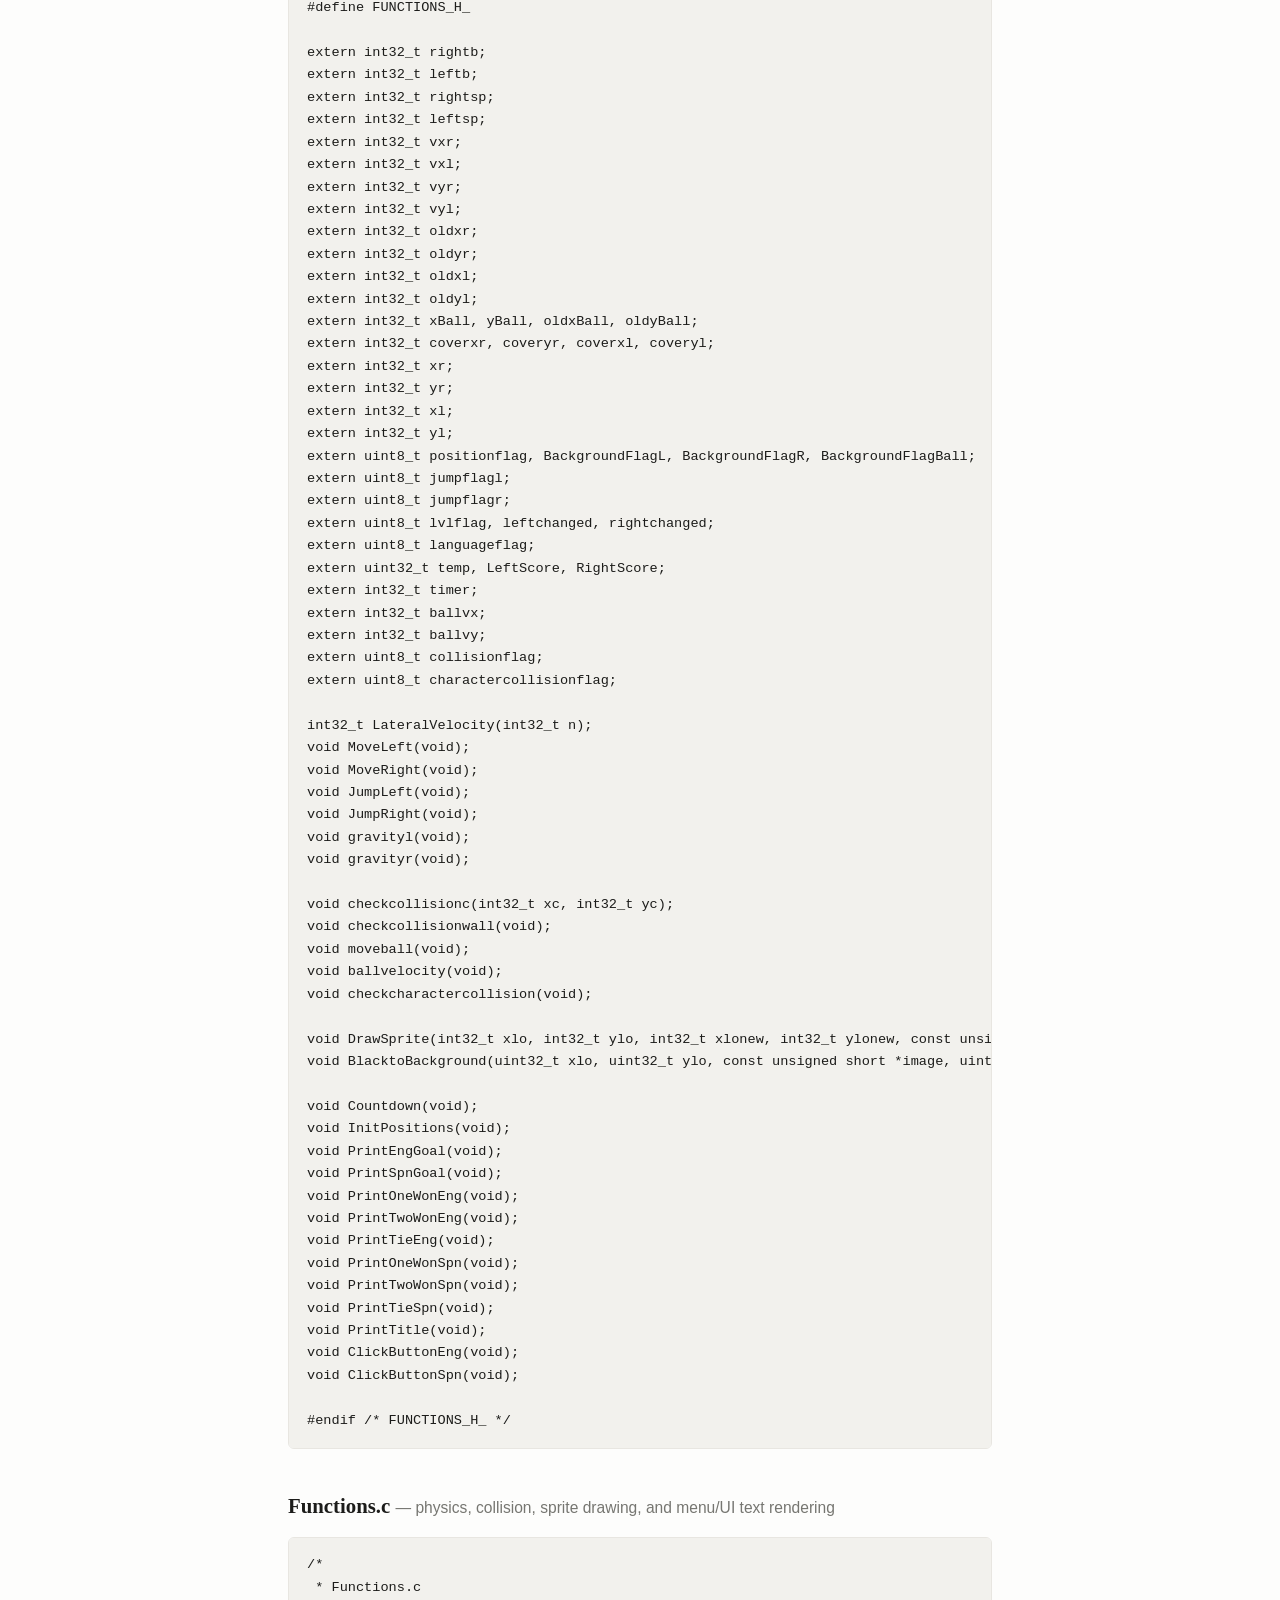
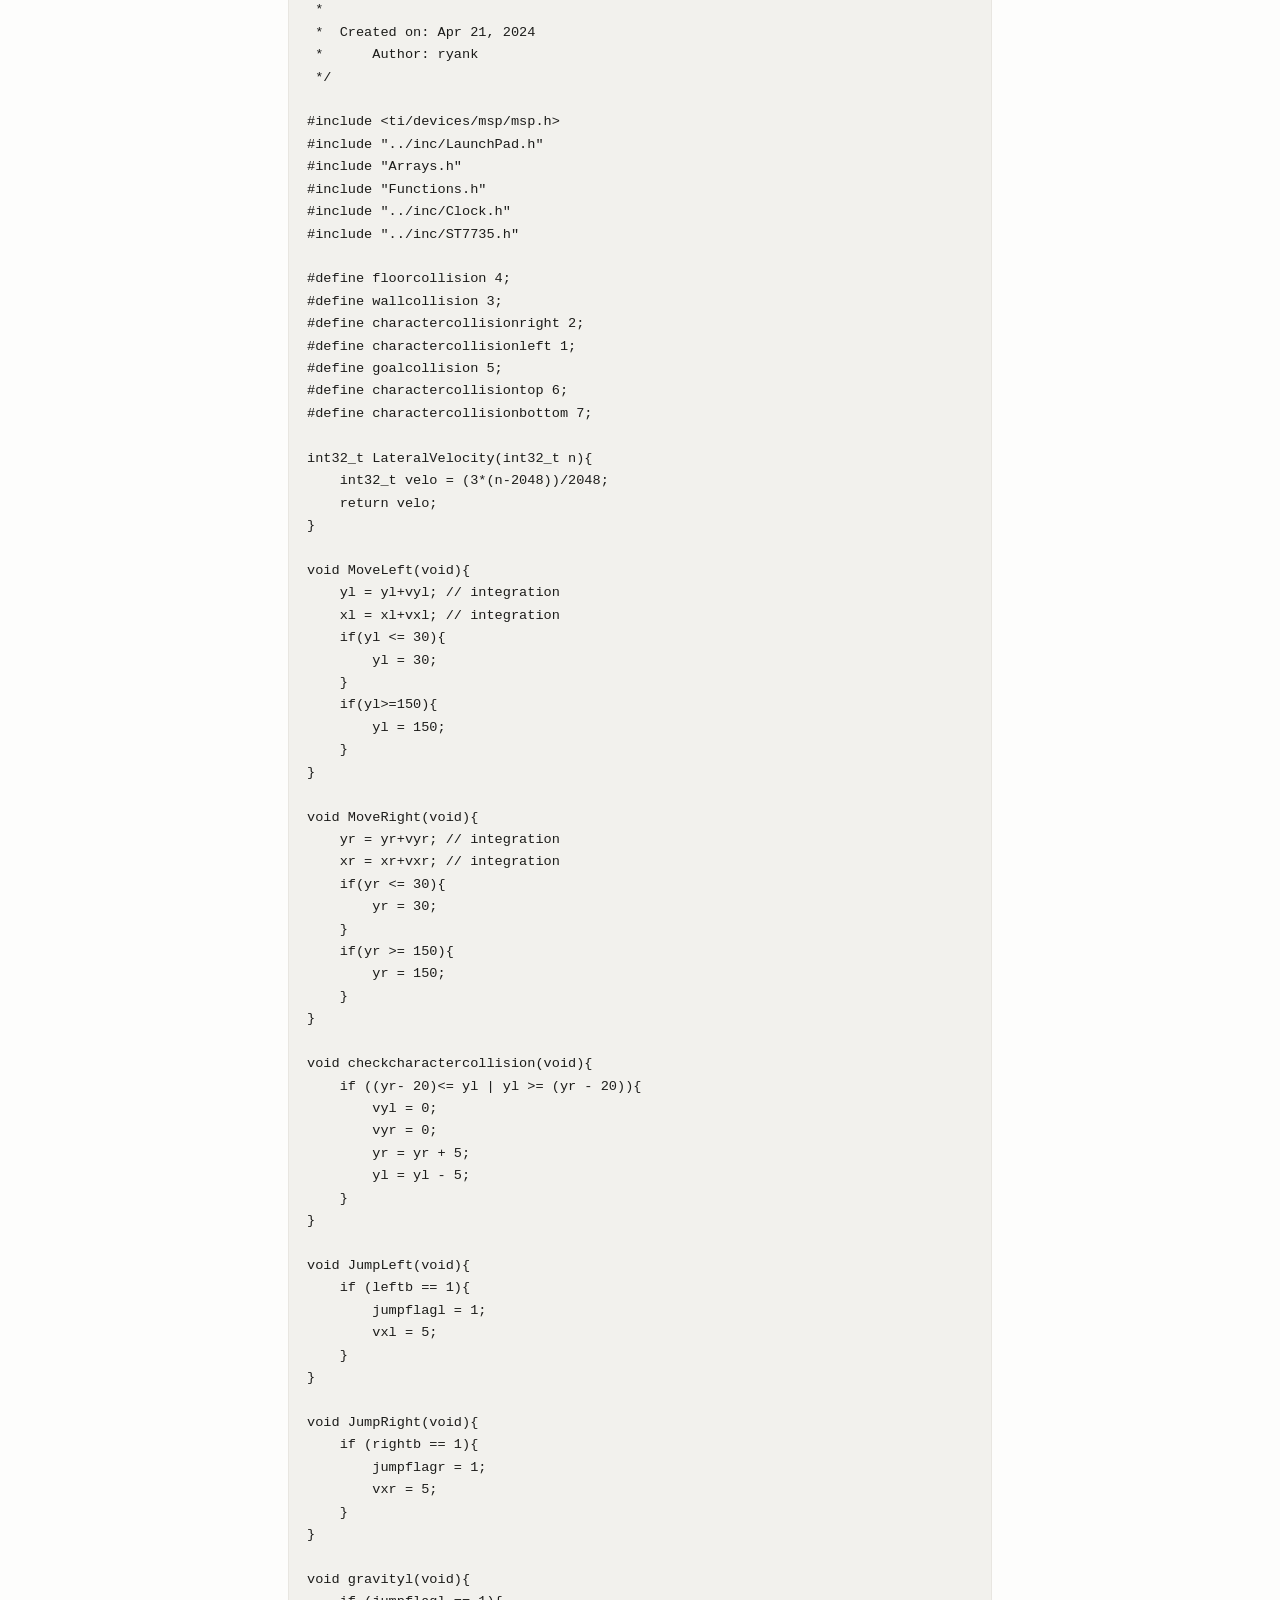
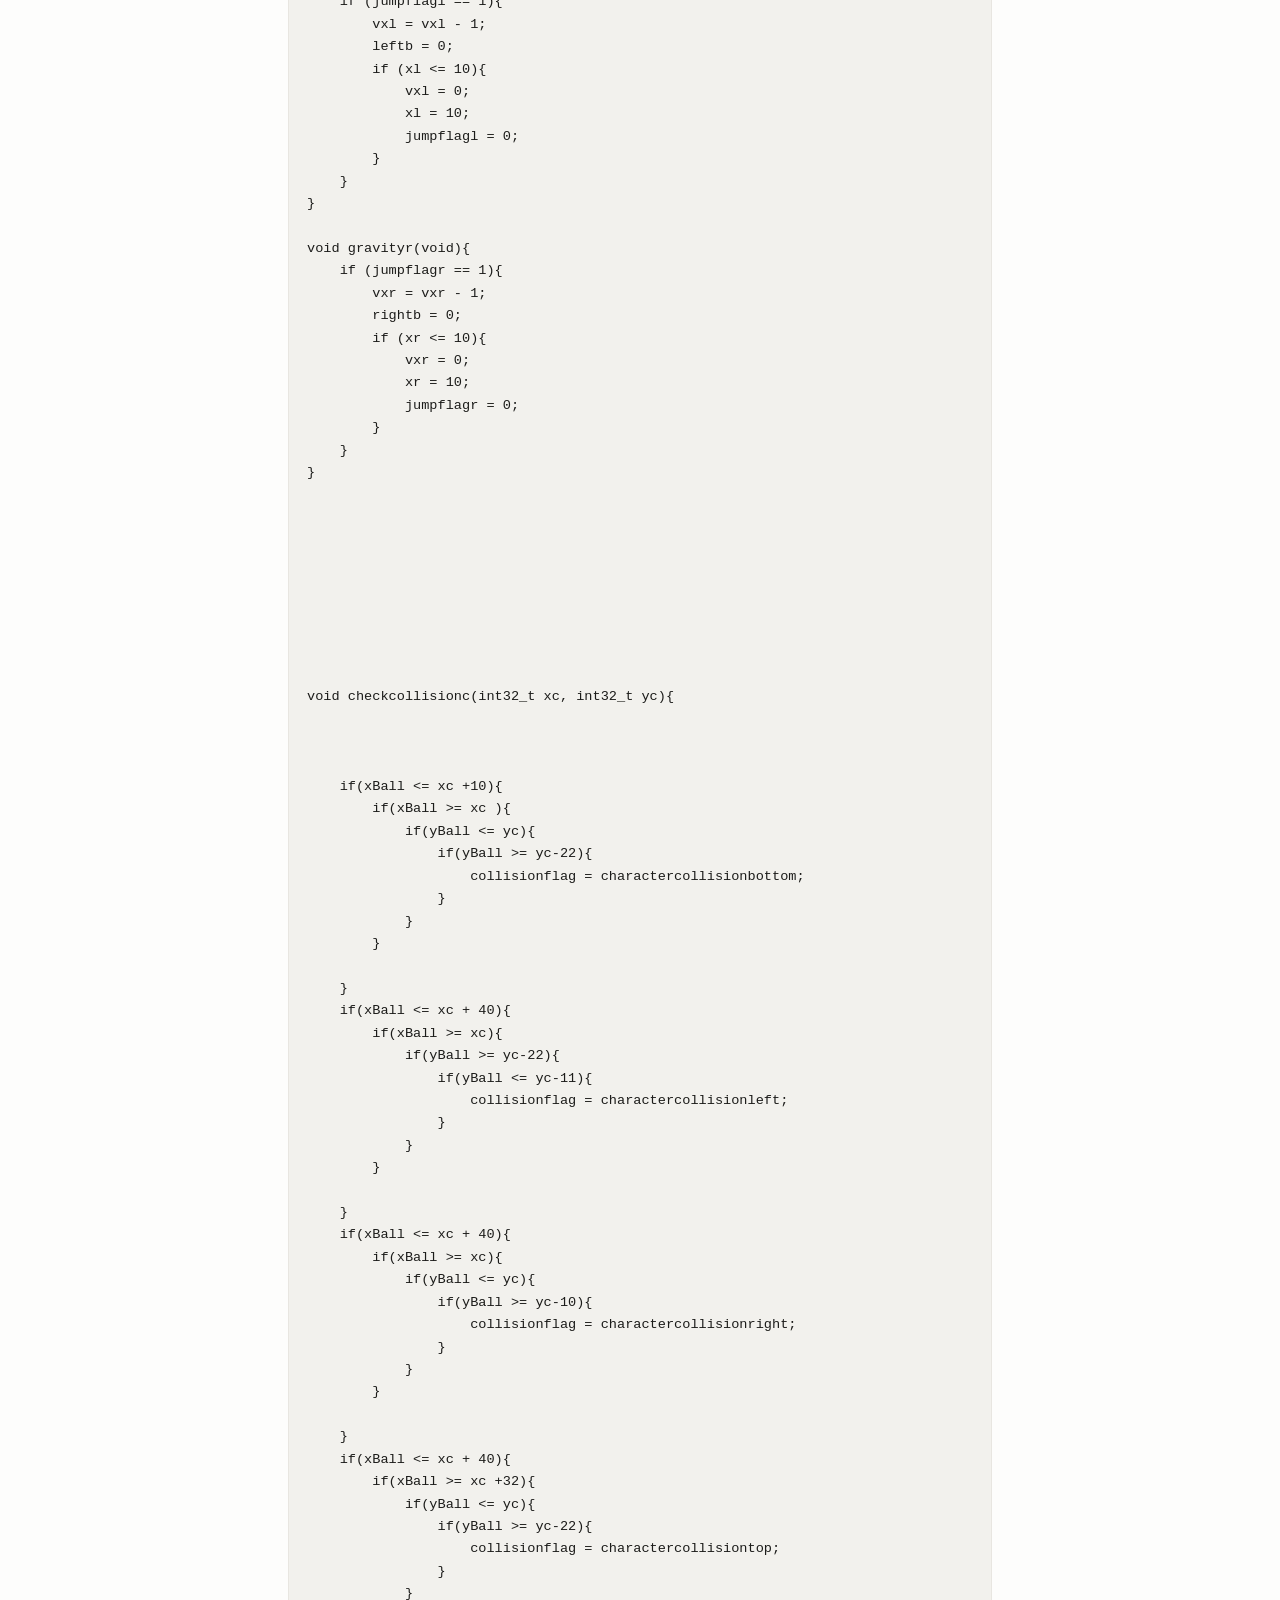
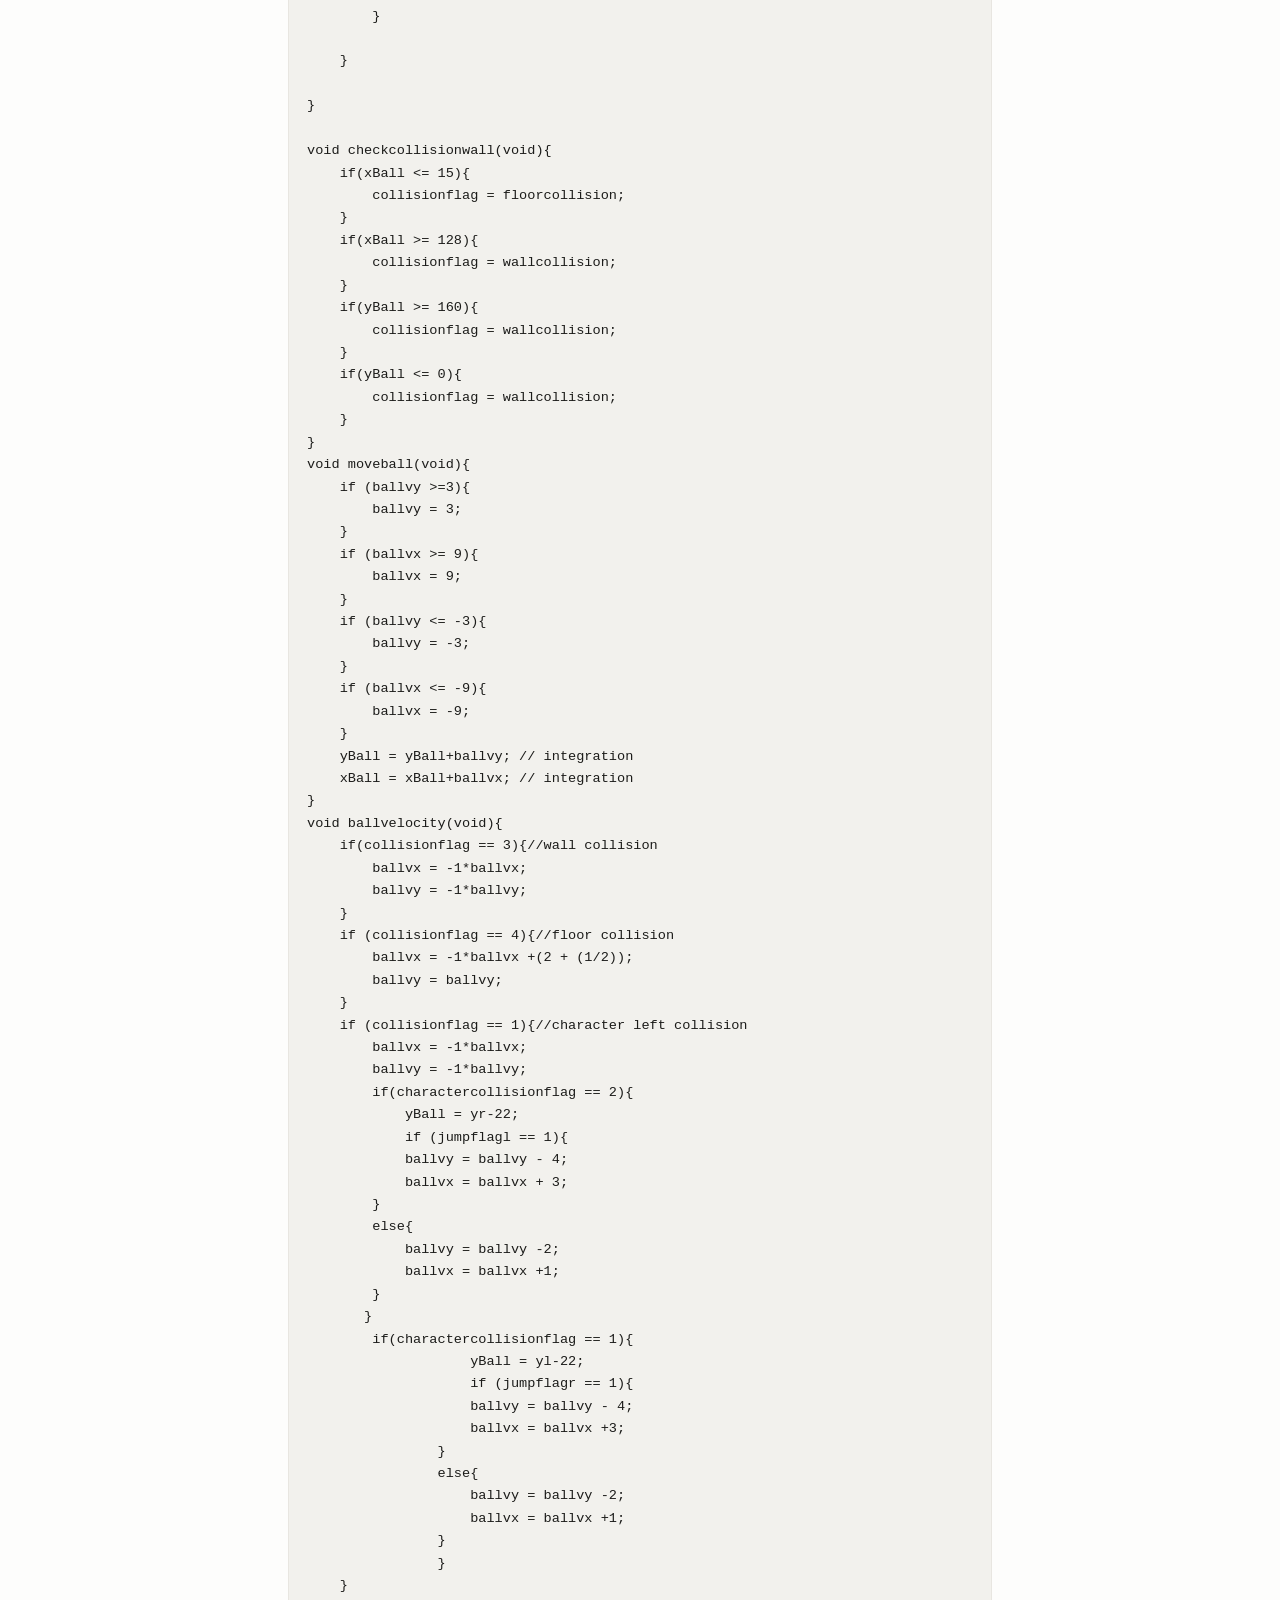
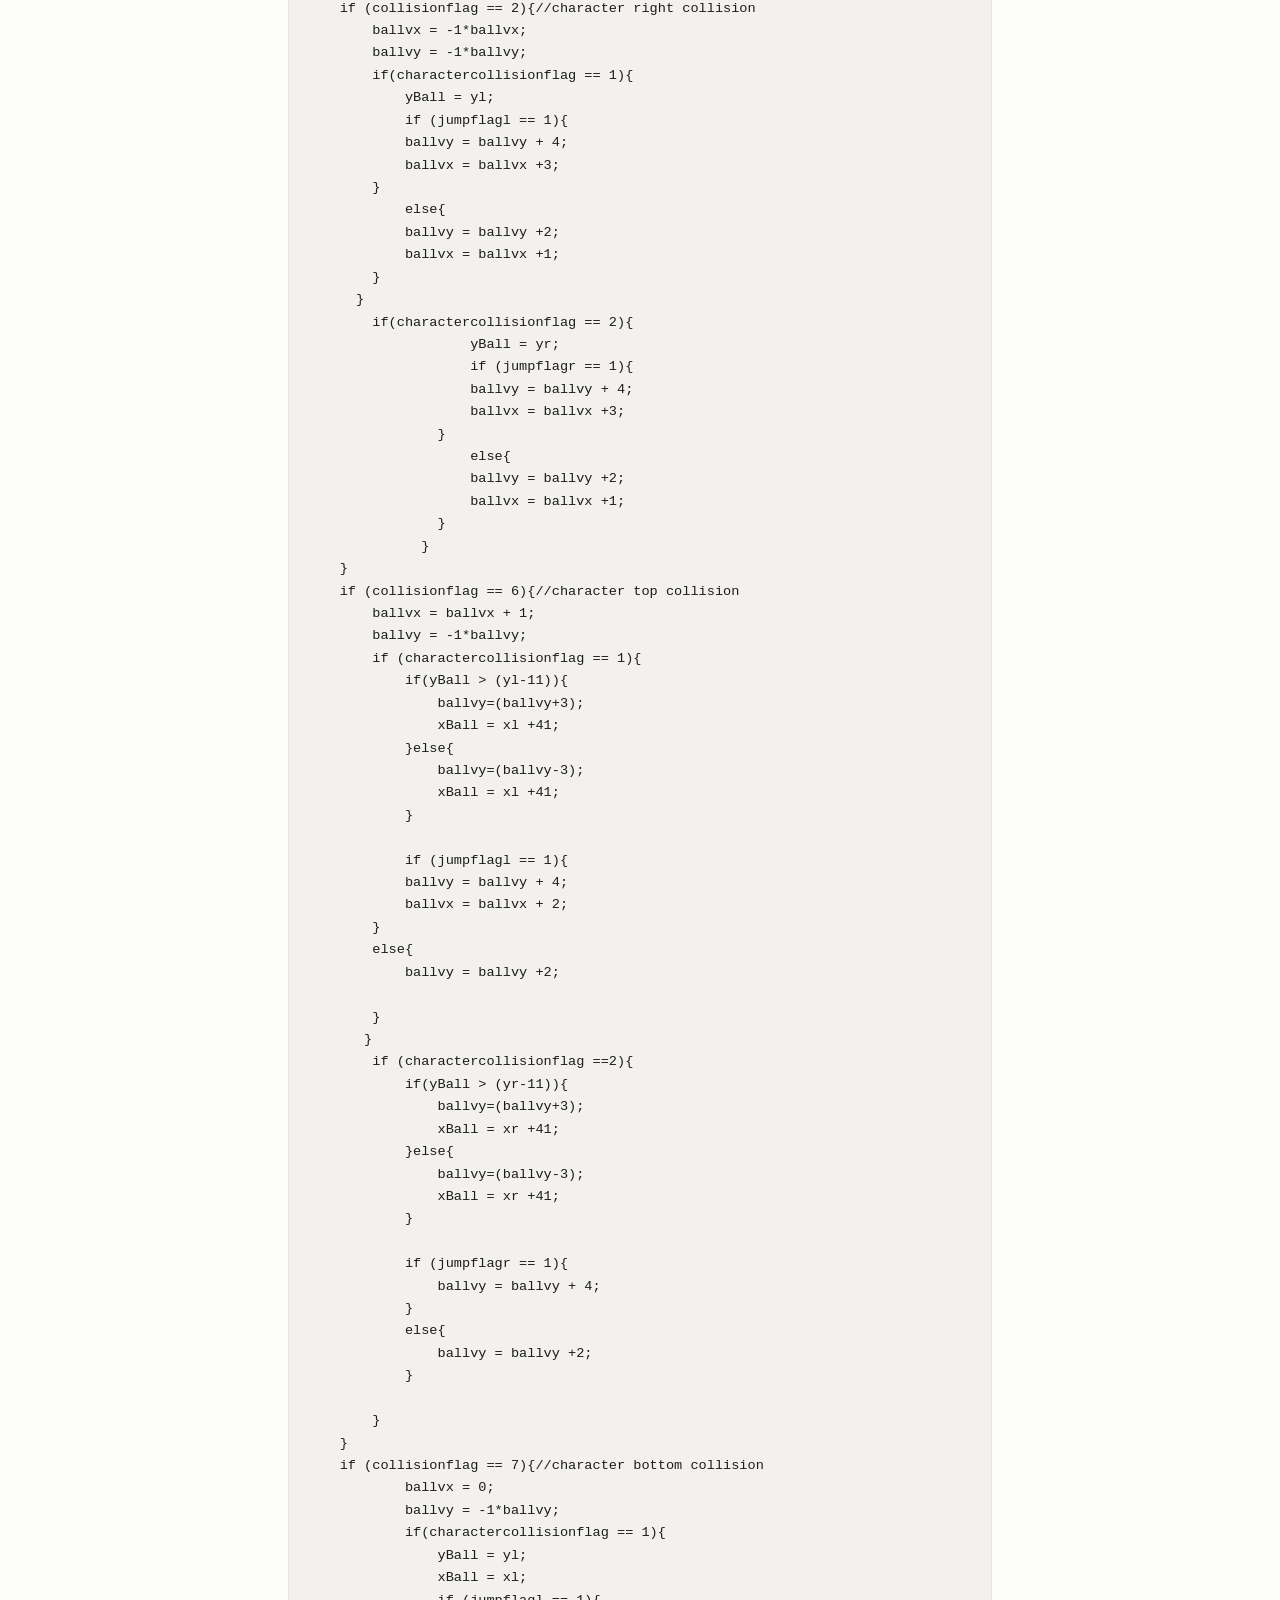
<file: projects/video-game-source.html>
<!doctype html>
<html lang="en">
<head>
<meta charset="UTF-8">
<meta name="viewport" content="width=device-width, initial-scale=1.0">
<title>C-Based Video Game — Full Source — Adrian Corrales</title>
<link rel="stylesheet" href="../assets/css/style.css">
</head>
<body>

<header class="site-header">
  <div class="wrap">
    <a class="name" href="../index.html">Adrian Corrales</a>
  </div>
</header>

<main class="wrap">

  <a class="back-link" href="video-game.html">&larr; Back to C-Based Video Game</a>

  <div class="project-header">
    <h1>Full Source — C-Based Video Game</h1>
    <div class="meta">C, MSPM0G3507 LaunchPad</div>
  </div>

  <div class="project-body">

    <p>
      The game engine, physics, input, and sound modules, in full. Built on top of the course's
      ST7735 LCD, clock, timer, ADC, and DAC drivers, which aren't reproduced here. See the
      <a href="video-game.html">project page</a> for the gameplay video and architecture overview.
    </p>

    <h2>Lab9Main.c <span class="file-note">&mdash; top-level: 30 Hz physics ISR + game loop (test/demo entry points omitted)</span></h2>
    <pre><code>// Lab9Main.c
// Runs on MSPM0G3507
// Lab 9 ECE319K
// Ryan Kehtar-Navaz &amp; Adrian Corrales
// Last Modified: 12/31/2023

#include &lt;stdio.h&gt;
#include &lt;stdint.h&gt;
#include &lt;ti/devices/msp/msp.h&gt;
#include "../inc/ST7735.h"
#include "../inc/Clock.h"
#include "../inc/LaunchPad.h"
#include "../inc/TExaS.h"
#include "../inc/Timer.h"
#include "../inc/ADC1.h"
#include "../inc/DAC5.h"
#include "SmallFont.h"
#include "LED.h"
#include "Switch.h"
#include "Sound.h"
#include "images/images.h"
#include "Arrays.h"
#include "Functions.h"

// ****note to ECE319K students****
// the data sheet says the ADC does not work when clock is 80 MHz
// however, the ADC seems to work on my boards at 80 MHz
// I suggest you try 80MHz, but if it doesn't work, switch to 40MHz
void PLL_Init(void){ // set phase lock loop (PLL)
  // Clock_Init40MHz(); // run this line for 40MHz
  Clock_Init80MHz(0);   // run this line for 80MHz
}

uint32_t M=1;
uint32_t Random32(void){
  M = 1664525*M+1013904223;
  return M;
}
uint32_t Random(uint32_t n){
  return (Random32()&gt;&gt;16)%n;
}



int32_t rightb = 0;
int32_t leftb = 0;
int32_t rightsp = 0;
int32_t leftsp = 0;
int32_t vxr;
int32_t vxl;
int32_t vyr;
int32_t vyl;
int32_t oldxr=10;
int32_t oldyr=130;
int32_t oldxl=10;
int32_t oldyl=50;
int32_t xBall=85, yBall=85, oldxBall=85, oldyBall=85;
int32_t coverxr, coveryr, coverxl, coveryl;
int32_t xr = 10;
int32_t yr = 130;
int32_t xl = 10;
int32_t yl = 50;
uint8_t positionflag = 0, BackgroundFlagL=0, BackgroundFlagR=0, BackgroundFlagBall=0;
uint8_t jumpflagl = 0;
uint8_t jumpflagr = 0;
uint8_t lvlflag = 0, leftchanged=0, rightchanged=0;
uint8_t languageflag = 0;
uint32_t temp, LeftScore=0, RightScore=0;
int32_t timer=121;
#define KICKCOUNT 2304
#define GOALCOUNT 6735

#define floorcollision 4;
#define wallcollision 3;
#define charactercollisionright 2;
#define charactercollisionleft 1;
#define goalcollision 5;
#define charactercollisiontop 6;
int32_t ballvx;
int32_t ballvy;
uint8_t collisionflag = 0;
uint8_t charactercollisionflag=0;

uint8_t timerfortimer=30, timerflag=0;

const char *EnglishStart = "Click Any Button to Start";
const char *SpanishStart = "Elige Cualquier Bot\u00F3n para Comenzar";

// games  engine runs at 30Hz
void TIMG12_IRQHandler(void){uint32_t pos,msg;
  if((TIMG12-&gt;CPU_INT.IIDX) == 1){ // this will acknowledge
    GPIOB-&gt;DOUTTGL31_0 = GREEN; // toggle PB27 (minimally intrusive debugging)
    GPIOB-&gt;DOUTTGL31_0 = GREEN; // toggle PB27 (minimally intrusive debugging)
// game engine goes here
    // 1) sample slide pot

    timerfortimer--;
    if(timerfortimer==0){
        timerfortimer=30;
        timerflag=1;
    }

    rightsp = ADC1in();
    leftsp = ADC0in();
    vyr = LateralVelocity(rightsp);
    vyl = LateralVelocity(leftsp);
    Switch_In(); // 2) read input switches
    // 2) read input switches
    // 3) move sprites

    if(BackgroundFlagL){
        oldyl = yl;
        oldxl = xl;
        BackgroundFlagL=0;
    }
    if(BackgroundFlagR){
        oldyr = yr;
        oldxr = xr;
        BackgroundFlagR=0;
    }
    if(BackgroundFlagBall){
        oldxBall = xBall;
        oldyBall = yBall;
        BackgroundFlagBall=0;
    }
    MoveLeft();
    MoveRight();

    checkcharactercollision();
    collisionflag=0;
    checkcollisionc(xr, yr);
        if(charactercollisionflag != 1){
            if(collisionflag&gt;0){
                charactercollisionflag=2;
            }
        }

    checkcollisionc(xl, yl);
        if (charactercollisionflag !=2){
            if(collisionflag&gt;0){
                charactercollisionflag=1;
            }
        }

    gravityl();
    gravityr();
    JumpLeft();
    JumpRight();

    checkcollisionwall();
    ballvelocity();
    moveball();
    charactercollisionflag = 0;
    positionflag=1;

    // 4) start sounds
    // 5) set semaphore
    // NO LCD OUTPUT IN INTERRUPT SERVICE ROUTINES
    GPIOB-&gt;DOUTTGL31_0 = GREEN; // toggle PB27 (minimally intrusive debugging)
  }
}

uint8_t TExaS_LaunchPadLogicPB27PB26(void){
  return (0x80|((GPIOB-&gt;DOUT31_0&gt;&gt;26)&amp;0x03));
}



// ALL ST7735 OUTPUT MUST OCCUR IN MAIN
 int main(void){ // final main
  __disable_irq();
  PLL_Init(); // set bus speed
  LaunchPad_Init();
  ST7735_InitPrintf();
    //note: if you colors are weird, see different options for
    // ST7735_InitR(INITR_REDTAB); inside ST7735_InitPrintf()
  ADC1init();     //PB18 = ADC1 channel 5, slidepot
  ADC0init();     //PB18 = ADC1 channel 5, slidepot
  Switch_Init(); // initialize switches
  LED_Init();    // initialize LED
  Sound_Init();  // initialize sound
  TExaS_Init(0,0,&amp;TExaS_LaunchPadLogicPB27PB26); // PB27 and PB26
    // initialize interrupts on TimerG12 at 30 Hz
  TimerG12_IntArm(80000000/30,2);
  // initialize all data structures
  __enable_irq();

  while(1){
      TimerG12_IntArm(80000000/30,2);
      ST7735_FillScreen(0x0000);
      ST7735_SetCursor(1, 1);
      ST7735_OutString("Click Left for");
      ST7735_SetCursor(1, 2);
      ST7735_OutString("English");
      ST7735_SetCursor(1, 4);
      ST7735_OutString("Click Right for");
      ST7735_SetCursor(1, 5);
      ST7735_OutString("Spanish");

      while(lvlflag == 0){
          if(leftb == 1){
              languageflag = 1;
              lvlflag = 2;
          }
          if(rightb == 1){
              languageflag = 2;
              lvlflag = 2;
          }
      }

      ST7735_DrawBitmap(0,160,Background,128,160);
      PrintTitle();
      if(languageflag==1){
          ClickButtonEng();
      }else{
          ClickButtonSpn();
      }

      while(lvlflag==2){
          if((leftb==1)||(rightb==1)){
              lvlflag=1;
          }
      }

      timer=121;
      LeftScore=0;
      RightScore=0;
      ST7735_DrawBitmap(0,160,Background,128,160);
      Countdown();
      ST7735_DrawBitmap(0,160,Background,128,160);
      InitPositions();

      while(lvlflag == 1){
          SmallFont_OutHorizontal(LeftScore, 122, 30);
          SmallFont_OutHorizontal(RightScore, 122, 120);
          if(timerflag==1){
              timerflag=0;
              timer--;
              SmallFont_OutHorizontal(timer, 122, 75);
          }

          while(positionflag == 0){}// wait for semaphore
          positionflag = 0;

          DrawSprite(oldxl, oldyl, xl, yl, Messi, 40,22);
          BackgroundFlagL=1;

          DrawSprite(oldxr, oldyr, xr, yr, Holt, 40,22);
          BackgroundFlagR=1;

          DrawSprite(oldxBall, oldyBall, xBall, yBall, Ball, 10, 10);
          BackgroundFlagBall=1;

          if(((yBall&lt;=20)&amp;&amp;(xBall &gt;= 10)&amp;&amp;(xBall &lt;= 80))||((yBall&gt;=150)&amp;&amp;(xBall &gt;= 10)&amp;&amp;(xBall &lt;= 80))){
              TimerG12_IntArm(0,2);
              Sound_Start(Goal, GOALCOUNT);
              ST7735_DrawBitmap(0,160,Background,128,160);

            if(((yBall&lt;=20)&amp;&amp;(xBall &gt;= 10)&amp;&amp;(xBall &lt;= 80))){
              RightScore++;
            }else{
              LeftScore++;
            }

            if(languageflag==1){
                PrintEngGoal();
            }else{
                PrintSpnGoal();
            }

                ST7735_DrawBitmap(0,160,Background,128,160);
                InitPositions();
                SmallFont_OutHorizontal(timer, 122, 75);
                TimerG12_IntArm(80000000/30,2);

            }




if((collisionflag == 1)||(collisionflag ==2)||(collisionflag == 6)){
     Sound_Start(Kick, KICKCOUNT);
}





    if(timer &lt;= 0){
          TimerG12_IntArm(0,2);
        ST7735_DrawBitmap(0,160,Background,128,160);
        Sound_Start(Goal, GOALCOUNT);
        if(LeftScore&gt;RightScore){
            if(languageflag==1){
                PrintOneWonEng();
            }else{
                PrintOneWonSpn();
            }
        }
        if(RightScore&gt;LeftScore){
            if(languageflag==1){
                PrintTwoWonEng();
            }else{
                PrintTwoWonSpn();
            }
        }
        if(RightScore==LeftScore){
            if(languageflag==1){
                PrintTieEng();
            }else{
                PrintTieSpn();
            }
        }
        lvlflag=0;
    }

     // clear semaphore
     // update ST7735R
     // check for end game or level switch
        }
     }
  }</code></pre>

    <h2>Functions.h <span class="file-note">&mdash; shared globals and function declarations</span></h2>
    <pre><code>/*
 * Functions.h
 *
 *  Created on: Apr 21, 2024
 *      Author: ryank
 */

#ifndef FUNCTIONS_H_
#define FUNCTIONS_H_

extern int32_t rightb;
extern int32_t leftb;
extern int32_t rightsp;
extern int32_t leftsp;
extern int32_t vxr;
extern int32_t vxl;
extern int32_t vyr;
extern int32_t vyl;
extern int32_t oldxr;
extern int32_t oldyr;
extern int32_t oldxl;
extern int32_t oldyl;
extern int32_t xBall, yBall, oldxBall, oldyBall;
extern int32_t coverxr, coveryr, coverxl, coveryl;
extern int32_t xr;
extern int32_t yr;
extern int32_t xl;
extern int32_t yl;
extern uint8_t positionflag, BackgroundFlagL, BackgroundFlagR, BackgroundFlagBall;
extern uint8_t jumpflagl;
extern uint8_t jumpflagr;
extern uint8_t lvlflag, leftchanged, rightchanged;
extern uint8_t languageflag;
extern uint32_t temp, LeftScore, RightScore;
extern int32_t timer;
extern int32_t ballvx;
extern int32_t ballvy;
extern uint8_t collisionflag;
extern uint8_t charactercollisionflag;

int32_t LateralVelocity(int32_t n);
void MoveLeft(void);
void MoveRight(void);
void JumpLeft(void);
void JumpRight(void);
void gravityl(void);
void gravityr(void);

void checkcollisionc(int32_t xc, int32_t yc);
void checkcollisionwall(void);
void moveball(void);
void ballvelocity(void);
void checkcharactercollision(void);

void DrawSprite(int32_t xlo, int32_t ylo, int32_t xlonew, int32_t ylonew, const unsigned short *image, uint32_t width, uint32_t length);
void BlacktoBackground(uint32_t xlo, uint32_t ylo, const unsigned short *image, uint32_t width, uint32_t length);

void Countdown(void);
void InitPositions(void);
void PrintEngGoal(void);
void PrintSpnGoal(void);
void PrintOneWonEng(void);
void PrintTwoWonEng(void);
void PrintTieEng(void);
void PrintOneWonSpn(void);
void PrintTwoWonSpn(void);
void PrintTieSpn(void);
void PrintTitle(void);
void ClickButtonEng(void);
void ClickButtonSpn(void);

#endif /* FUNCTIONS_H_ */</code></pre>

    <h2>Functions.c <span class="file-note">&mdash; physics, collision, sprite drawing, and menu/UI text rendering</span></h2>
    <pre><code>/*
 * Functions.c
 *
 *  Created on: Apr 21, 2024
 *      Author: ryank
 */

#include &lt;ti/devices/msp/msp.h&gt;
#include "../inc/LaunchPad.h"
#include "Arrays.h"
#include "Functions.h"
#include "../inc/Clock.h"
#include "../inc/ST7735.h"

#define floorcollision 4;
#define wallcollision 3;
#define charactercollisionright 2;
#define charactercollisionleft 1;
#define goalcollision 5;
#define charactercollisiontop 6;
#define charactercollisionbottom 7;

int32_t LateralVelocity(int32_t n){
    int32_t velo = (3*(n-2048))/2048;
    return velo;
}

void MoveLeft(void){
    yl = yl+vyl; // integration
    xl = xl+vxl; // integration
    if(yl &lt;= 30){
        yl = 30;
    }
    if(yl&gt;=150){
        yl = 150;
    }
}

void MoveRight(void){
    yr = yr+vyr; // integration
    xr = xr+vxr; // integration
    if(yr &lt;= 30){
        yr = 30;
    }
    if(yr &gt;= 150){
        yr = 150;
    }
}

void checkcharactercollision(void){
    if ((yr- 20)&lt;= yl | yl &gt;= (yr - 20)){
        vyl = 0;
        vyr = 0;
        yr = yr + 5;
        yl = yl - 5;
    }
}

void JumpLeft(void){
    if (leftb == 1){
        jumpflagl = 1;
        vxl = 5;
    }
}

void JumpRight(void){
    if (rightb == 1){
        jumpflagr = 1;
        vxr = 5;
    }
}

void gravityl(void){
    if (jumpflagl == 1){
        vxl = vxl - 1;
        leftb = 0;
        if (xl &lt;= 10){
            vxl = 0;
            xl = 10;
            jumpflagl = 0;
        }
    }
}

void gravityr(void){
    if (jumpflagr == 1){
        vxr = vxr - 1;
        rightb = 0;
        if (xr &lt;= 10){
            vxr = 0;
            xr = 10;
            jumpflagr = 0;
        }
    }
}









void checkcollisionc(int32_t xc, int32_t yc){



    if(xBall &lt;= xc +10){
        if(xBall &gt;= xc ){
            if(yBall &lt;= yc){
                if(yBall &gt;= yc-22){
                    collisionflag = charactercollisionbottom;
                }
            }
        }

    }
    if(xBall &lt;= xc + 40){
        if(xBall &gt;= xc){
            if(yBall &gt;= yc-22){
                if(yBall &lt;= yc-11){
                    collisionflag = charactercollisionleft;
                }
            }
        }

    }
    if(xBall &lt;= xc + 40){
        if(xBall &gt;= xc){
            if(yBall &lt;= yc){
                if(yBall &gt;= yc-10){
                    collisionflag = charactercollisionright;
                }
            }
        }

    }
    if(xBall &lt;= xc + 40){
        if(xBall &gt;= xc +32){
            if(yBall &lt;= yc){
                if(yBall &gt;= yc-22){
                    collisionflag = charactercollisiontop;
                }
            }
        }

    }

}

void checkcollisionwall(void){
    if(xBall &lt;= 15){
        collisionflag = floorcollision;
    }
    if(xBall &gt;= 128){
        collisionflag = wallcollision;
    }
    if(yBall &gt;= 160){
        collisionflag = wallcollision;
    }
    if(yBall &lt;= 0){
        collisionflag = wallcollision;
    }
}
void moveball(void){
    if (ballvy &gt;=3){
        ballvy = 3;
    }
    if (ballvx &gt;= 9){
        ballvx = 9;
    }
    if (ballvy &lt;= -3){
        ballvy = -3;
    }
    if (ballvx &lt;= -9){
        ballvx = -9;
    }
    yBall = yBall+ballvy; // integration
    xBall = xBall+ballvx; // integration
}
void ballvelocity(void){
    if(collisionflag == 3){//wall collision
        ballvx = -1*ballvx;
        ballvy = -1*ballvy;
    }
    if (collisionflag == 4){//floor collision
        ballvx = -1*ballvx +(2 + (1/2));
        ballvy = ballvy;
    }
    if (collisionflag == 1){//character left collision
        ballvx = -1*ballvx;
        ballvy = -1*ballvy;
        if(charactercollisionflag == 2){
            yBall = yr-22;
            if (jumpflagl == 1){
            ballvy = ballvy - 4;
            ballvx = ballvx + 3;
        }
        else{
            ballvy = ballvy -2;
            ballvx = ballvx +1;
        }
       }
        if(charactercollisionflag == 1){
                    yBall = yl-22;
                    if (jumpflagr == 1){
                    ballvy = ballvy - 4;
                    ballvx = ballvx +3;
                }
                else{
                    ballvy = ballvy -2;
                    ballvx = ballvx +1;
                }
                }
    }
    if (collisionflag == 2){//character right collision
        ballvx = -1*ballvx;
        ballvy = -1*ballvy;
        if(charactercollisionflag == 1){
            yBall = yl;
            if (jumpflagl == 1){
            ballvy = ballvy + 4;
            ballvx = ballvx +3;
        }
            else{
            ballvy = ballvy +2;
            ballvx = ballvx +1;
        }
      }
        if(charactercollisionflag == 2){
                    yBall = yr;
                    if (jumpflagr == 1){
                    ballvy = ballvy + 4;
                    ballvx = ballvx +3;
                }
                    else{
                    ballvy = ballvy +2;
                    ballvx = ballvx +1;
                }
              }
    }
    if (collisionflag == 6){//character top collision
        ballvx = ballvx + 1;
        ballvy = -1*ballvy;
        if (charactercollisionflag == 1){
            if(yBall &gt; (yl-11)){
                ballvy=(ballvy+3);
                xBall = xl +41;
            }else{
                ballvy=(ballvy-3);
                xBall = xl +41;
            }

            if (jumpflagl == 1){
            ballvy = ballvy + 4;
            ballvx = ballvx + 2;
        }
        else{
            ballvy = ballvy +2;

        }
       }
        if (charactercollisionflag ==2){
            if(yBall &gt; (yr-11)){
                ballvy=(ballvy+3);
                xBall = xr +41;
            }else{
                ballvy=(ballvy-3);
                xBall = xr +41;
            }

            if (jumpflagr == 1){
                ballvy = ballvy + 4;
            }
            else{
                ballvy = ballvy +2;
            }

        }
    }
    if (collisionflag == 7){//character bottom collision
            ballvx = 0;
            ballvy = -1*ballvy;
            if(charactercollisionflag == 1){
                yBall = yl;
                xBall = xl;
                if (jumpflagl == 1){
                ballvy = ballvy + 4;
            }
            else{
                ballvy = ballvy +2;
            }
           }
            if(charactercollisionflag == 2){
                            yBall = yr - 22;
                            xBall = xr;
                            if (jumpflagr == 1){
                            ballvy = ballvy + 4;
                        }
                        else{
                            ballvy = ballvy +2;
                        }
                       }
        }

    ballvx = ballvx - 1;

}






















void DrawSprite(int32_t xlo, int32_t ylo, int32_t xlonew, int32_t ylonew, const unsigned short *image, uint32_t width, uint32_t length){
    unsigned short tempbufl[width*length];
    uint32_t buflpos=0;
        for(int32_t j=(length-1); j &gt;= 0; j--){
            for(uint32_t i=0; i&lt;width; i++){
                if(ylo%2==0){
                    tempbufl[buflpos]=Background[((160-(ylo-22)+1-j)*128)+xlo+i];
                }else{
                    tempbufl[buflpos]=Background[((160-(ylo-22)-j)*128)+xlo+i];
                }
                buflpos++;
            }
        }

        ST7735_DrawBitmap(xlo,ylo,tempbufl,width,length);

        buflpos=0;
                for(int32_t j=(length-1); j &gt;= 0; j--){
                    for(uint32_t i=0; i&lt;width; i++){
                        if(ylonew%2==0){
                            tempbufl[buflpos]=Background[((160-(ylonew-22)+1-j)*128)+xlonew+i];
                        }else{
                            tempbufl[buflpos]=Background[((160-(ylonew-22)-j)*128)+xlonew+i];
                        }
                        buflpos++;
                    }
                }

        for(uint32_t i=0; i&lt;(width*length); i++){
                if(image[i] != 0x0000){
                    tempbufl[i]=image[i];
                }
            }

        ST7735_DrawBitmap(xlonew,ylonew,tempbufl,width,length);
}

void BlacktoBackground(uint32_t xlo, uint32_t ylo, const unsigned short *image, uint32_t width, uint32_t length){
    unsigned short goaltempbuf[(width*length)];
    uint32_t goalbufpos=0;
            for(int32_t j=(length-1); j &gt;= 0; j--){
                for(uint32_t i=0; i&lt;(width); i++){
                    if(ylo%2==0){
                        goaltempbuf[goalbufpos]=Background[((160-(ylo-22)+1-j)*128)+xlo+i];
                    }else{
                        goaltempbuf[goalbufpos]=Background[((160-(ylo-22)-j)*128)+xlo+i];
                    }
                    goalbufpos++;
                }
            }

    for(uint32_t i=0; i&lt;(width*length); i++){
        if(image[i] &gt; 0x0000){
            goaltempbuf[i]=image[i];
        }
    }

    ST7735_DrawBitmap(xlo,ylo,goaltempbuf,width,length);
}

void Countdown(void){
    BlacktoBackground(46, 92, Letter3, 36, 24);
    Clock_Delay1ms(1000);
    BlacktoBackground(46, 92, Letter2, 36, 24);
    Clock_Delay1ms(1000);
    BlacktoBackground(46, 92, Letter1, 36, 24);
    Clock_Delay1ms(1000);
}

void InitPositions(void){
    xr = 10;
    yr = 130;
    xl = 10;
    yl = 50;
    xBall=10;
    yBall=85;
    ballvy=0;
    ballvx=0;
}

void PrintEngGoal(void){
    BlacktoBackground(46, 44, LetterG, 36, 24);
    Clock_Delay1ms(800);
    BlacktoBackground(46, 68, LetterO, 36, 24);
    Clock_Delay1ms(800);
    BlacktoBackground(46, 92, LetterA, 36, 24);
    Clock_Delay1ms(800);
    BlacktoBackground(46, 116, LetterL, 36, 24);
    Clock_Delay1ms(800);
    BlacktoBackground(46, 140, LetterExc, 36, 24);
    Clock_Delay1ms(3000);
}

void PrintSpnGoal(){
    BlacktoBackground(46, 56, LetterG, 36, 24);
    Clock_Delay1ms(800);
    BlacktoBackground(46, 80, LetterO, 36, 24);
    Clock_Delay1ms(800);
    BlacktoBackground(46, 104, LetterL, 36, 24);
    Clock_Delay1ms(800);
    BlacktoBackground(46, 128, LetterExc, 36, 24);
    Clock_Delay1ms(3000);
}

void PrintOneWonEng(void){
    BlacktoBackground(64, 44, LetterM, 36, 24);
    Clock_Delay1ms(800);
    BlacktoBackground(64, 68, LetterE, 36, 24);
    Clock_Delay1ms(800);
    BlacktoBackground(64, 92, LetterS, 36, 24);
    Clock_Delay1ms(800);
    BlacktoBackground(64, 116, LetterS, 36, 24);
    Clock_Delay1ms(800);
    BlacktoBackground(64, 140, LetterI, 36, 24);
    Clock_Delay1ms(800);
    BlacktoBackground(28, 68, LetterW, 36, 24);
    Clock_Delay1ms(800);
    BlacktoBackground(28, 92, LetterO, 36, 24);
    Clock_Delay1ms(800);
    BlacktoBackground(28, 116, LetterN, 36, 24);
    Clock_Delay1ms(5000);
}

void PrintTwoWonEng(void){
    BlacktoBackground(64, 56, LetterH, 36, 24);
    Clock_Delay1ms(800);
    BlacktoBackground(64, 80, LetterO, 36, 24);
    Clock_Delay1ms(800);
    BlacktoBackground(64, 104, LetterL, 36, 24);
    Clock_Delay1ms(800);
    BlacktoBackground(64, 128, LetterT, 36, 24);
    Clock_Delay1ms(800);
    BlacktoBackground(28, 68, LetterW, 36, 24);
    Clock_Delay1ms(800);
    BlacktoBackground(28, 92, LetterO, 36, 24);
    Clock_Delay1ms(800);
    BlacktoBackground(28, 116, LetterN, 36, 24);
    Clock_Delay1ms(5000);
}

void PrintTieEng(void){
    BlacktoBackground(46, 68, LetterT, 36, 24);
    Clock_Delay1ms(800);
    BlacktoBackground(46, 92, LetterI, 36, 24);
    Clock_Delay1ms(800);
    BlacktoBackground(46, 116, LetterE, 36, 24);
    Clock_Delay1ms(5000);
}

void PrintOneWonSpn(void){
    BlacktoBackground(64, 44, LetterM, 36, 24);
    Clock_Delay1ms(800);
    BlacktoBackground(64, 68, LetterE, 36, 24);
    Clock_Delay1ms(800);
    BlacktoBackground(64, 92, LetterS, 36, 24);
    Clock_Delay1ms(800);
    BlacktoBackground(64, 116, LetterS, 36, 24);
    Clock_Delay1ms(800);
    BlacktoBackground(64, 140, LetterI, 36, 24);
    Clock_Delay1ms(800);
    BlacktoBackground(28, 56, LetterG, 36, 24);
    Clock_Delay1ms(800);
    BlacktoBackground(28, 80, LetterA, 36, 24);
    Clock_Delay1ms(800);
    BlacktoBackground(28, 104, LetterN, 36, 24);
    Clock_Delay1ms(800);
    BlacktoBackground(28, 128, LetterOAcc, 36, 24);
    Clock_Delay1ms(5000);
}

void PrintTwoWonSpn(void){
    BlacktoBackground(64, 56, LetterH, 36, 24);
    Clock_Delay1ms(800);
    BlacktoBackground(64, 80, LetterO, 36, 24);
    Clock_Delay1ms(800);
    BlacktoBackground(64, 104, LetterL, 36, 24);
    Clock_Delay1ms(800);
    BlacktoBackground(64, 128, LetterT, 36, 24);
    Clock_Delay1ms(800);
    BlacktoBackground(28, 56, LetterG, 36, 24);
    Clock_Delay1ms(800);
    BlacktoBackground(28, 80, LetterA, 36, 24);
    Clock_Delay1ms(800);
    BlacktoBackground(28, 104, LetterN, 36, 24);
    Clock_Delay1ms(800);
    BlacktoBackground(28, 128, LetterOAcc, 36, 24);
    Clock_Delay1ms(5000);
}

void PrintTieSpn(void){
    BlacktoBackground(46, 32, LetterE, 36, 24);
    Clock_Delay1ms(800);
    BlacktoBackground(46, 56, LetterM, 36, 24);
    Clock_Delay1ms(800);
    BlacktoBackground(46, 80, LetterP, 36, 24);
    Clock_Delay1ms(800);
    BlacktoBackground(46, 104, LetterA, 36, 24);
    Clock_Delay1ms(800);
    BlacktoBackground(46, 128, LetterT, 36, 24);
    Clock_Delay1ms(800);
    BlacktoBackground(46, 152, LetterE, 36, 24);
    Clock_Delay1ms(5000);
}

void PrintTitle(void){
    BlacktoBackground(87, 56, LetterH, 36, 24);
    BlacktoBackground(87, 80, LetterE, 36, 24);
    BlacktoBackground(87, 104, LetterA, 36, 24);
    BlacktoBackground(87, 128, LetterD, 36, 24);
    BlacktoBackground(51, 32, LetterS, 36, 24);
    BlacktoBackground(51, 56, LetterO, 36, 24);
    BlacktoBackground(51, 80, LetterC, 36, 24);
    BlacktoBackground(51, 104, LetterC, 36, 24);
    BlacktoBackground(51, 128, LetterE, 36, 24);
    BlacktoBackground(51, 152, LetterR, 36, 24);
}

void ClickButtonEng(void){
    ST7735_DrawBitmap(20,59,SmallLetterCcap,10,9);
    ST7735_DrawBitmap(20,63,SmallLetterL,10,4);
    ST7735_DrawBitmap(20,67,SmallLetterI,10,4);
    ST7735_DrawBitmap(20,73,SmallLetterC,10,6);
    ST7735_DrawBitmap(20,80,SmallLetterK,10,7);
    ST7735_DrawBitmap(20,85,SmallLetterSpace,10,5);
    ST7735_DrawBitmap(20,95,SmallLetterAcap,10,10);
    ST7735_DrawBitmap(20,102,SmallLetterN,10,7);
    ST7735_DrawBitmap(20,109,SmallLetterY,10,7);
    ST7735_DrawBitmap(10,44,SmallLetterBcap,10,9);
    ST7735_DrawBitmap(10,51,SmallLetterU,10,7);
    ST7735_DrawBitmap(10,56,SmallLetterT,10,5);
    ST7735_DrawBitmap(10,61,SmallLetterT,10,5);
    ST7735_DrawBitmap(10,67,SmallLetterO,10,6);
    ST7735_DrawBitmap(10,74,SmallLetterN,10,7);
    ST7735_DrawBitmap(10,79,SmallLetterSpace,10,5);
    ST7735_DrawBitmap(10,84,SmallLetterT,10,5);
    ST7735_DrawBitmap(10,90,SmallLetterO,10,6);
    ST7735_DrawBitmap(10,95,SmallLetterSpace,10,5);
    ST7735_DrawBitmap(10,102,SmallLetterScap,10,7);
    ST7735_DrawBitmap(10,107,SmallLetterT,10,5);
    ST7735_DrawBitmap(10,114,SmallLetterA,10,7);
    ST7735_DrawBitmap(10,120,SmallLetterR,10,6);
    ST7735_DrawBitmap(10,125,SmallLetterT,10,5);
}

void ClickButtonSpn(void){
    ST7735_DrawBitmap(30,43,SmallLetterEcap,10,9);
    ST7735_DrawBitmap(30,47,SmallLetterL,10,4);
    ST7735_DrawBitmap(30,51,SmallLetterI,10,4);
    ST7735_DrawBitmap(30,58,SmallLetterG,10,7);
    ST7735_DrawBitmap(30,64,SmallLetterE,10,6);
    ST7735_DrawBitmap(30,69,SmallLetterSpace,10,5);
    ST7735_DrawBitmap(30,78,SmallLetterCcap,10,9);
    ST7735_DrawBitmap(30,85,SmallLetterU,10,7);
    ST7735_DrawBitmap(30,92,SmallLetterA,10,7);
    ST7735_DrawBitmap(30,96,SmallLetterL,10,4);
    ST7735_DrawBitmap(30,103,SmallLetterQ,10,7);
    ST7735_DrawBitmap(30,110,SmallLetterU,10,7);
    ST7735_DrawBitmap(30,114,SmallLetterI,10,4);
    ST7735_DrawBitmap(30,120,SmallLetterE,10,6);
    ST7735_DrawBitmap(30,126,SmallLetterR,10,6);
    ST7735_DrawBitmap(20,56,SmallLetterBcap,10,9);
    ST7735_DrawBitmap(20,62,SmallLetterO,10,6);
    ST7735_DrawBitmap(20,67,SmallLetterT,10,5);
    ST7735_DrawBitmap(20,73,SmallLetterOAcc,10,6);
    ST7735_DrawBitmap(20,80,SmallLetterN,10,7);
    ST7735_DrawBitmap(20,85,SmallLetterSpace,10,5);
    ST7735_DrawBitmap(20,92,SmallLetterP,10,7);
    ST7735_DrawBitmap(20,99,SmallLetterA,10,7);
    ST7735_DrawBitmap(20,105,SmallLetterR,10,6);
    ST7735_DrawBitmap(20,112,SmallLetterA,10,7);
    ST7735_DrawBitmap(10,60,SmallLetterCcap,10,9);
    ST7735_DrawBitmap(10,66,SmallLetterO,10,6);
    ST7735_DrawBitmap(10,77,SmallLetterM,10,11);
    ST7735_DrawBitmap(10,83,SmallLetterE,10,6);
    ST7735_DrawBitmap(10,90,SmallLetterN,10,7);
    ST7735_DrawBitmap(10,96,SmallLetterZ,10,6);
    ST7735_DrawBitmap(10,103,SmallLetterA,10,7);
    ST7735_DrawBitmap(10,109,SmallLetterR,10,6);
}</code></pre>

    <h2>Switch.h <span class="file-note">&mdash; button input declarations</span></h2>
    <pre><code>/*
 * Switch.h
 *
 *  Created on: Nov 5, 2023
 *      Author: jonat
 */

#ifndef SWITCH_H_
#define SWITCH_H_

extern uint32_t temp;
extern int32_t rightb;
extern int32_t leftb;

// initialize your switches
void Switch_Init(void);

// return current state of switches
uint32_t Switch_In(void);


#endif /* SWITCH_H_ */</code></pre>

    <h2>Switch.c <span class="file-note">&mdash; button input</span></h2>
    <pre><code>/*
 * Switch.c
 *
 *  Created on: Nov 5, 2023
 *      Author:
 */
#include &lt;ti/devices/msp/msp.h&gt;
#include "../inc/LaunchPad.h"
#include "Arrays.h"
#include "Functions.h"
#include "../inc/Clock.h"
#include "../inc/ST7735.h"
// LaunchPad.h defines all the indices into the PINCM table
void Switch_Init(void){
    // write this
    IOMUX-&gt;SECCFG.PINCM[PB16INDEX]=0x00040081;
    IOMUX-&gt;SECCFG.PINCM[PB17INDEX]=0x00040081;
  
}
// return current state of switches
void Switch_In(void){
    // write this
    temp = GPIOB-&gt;DIN31_0;
    temp &amp;= 0x00030000;
    rightb = temp &gt;&gt; 16;
    leftb = temp &gt;&gt; 17;
}</code></pre>

    <h2>Sound.h <span class="file-note">&mdash; DAC sound playback declarations</span></h2>
    <pre><code>// Sound.h
// Runs on MSPM0
// Play sounds on 5-bit DAC.
// Your name
// 11/5/2023
#ifndef SOUND_H
#define SOUND_H
#include &lt;stdint.h&gt;

// initialize a 11kHz SysTick, however no sound should be started
// initialize any global variables
// Initialize the 5 bit DAC
// This is called once
void Sound_Init(void);

//******* Sound_Start ************
// This function does not output to the DAC. 
// Rather, it sets a pointer and counter, and then enables the SysTick interrupt.
// It starts the sound, and the SysTick ISR does the output
// feel free to change the parameters
// Sound should play once and stop
// Input: pt is a pointer to an array of DAC outputs
//        count is the length of the array
// Output: none
// special cases: as you wish to implement
void Sound_Start(const uint8_t *pt, uint32_t count);

// following 8 functions do not output to the DAC
// they configure pointers/counters and initiate the sound by calling Sound_Start
void Sound_Shoot(void);
void Sound_Killed(void);
void Sound_Explosion(void);
void Sound_Fastinvader1(void);
void Sound_Fastinvader2(void);
void Sound_Fastinvader3(void);
void Sound_Fastinvader4(void);
void Sound_Highpitch(void);

#endif</code></pre>

    <h2>Sound.c <span class="file-note">&mdash; DAC sound playback</span></h2>
    <pre><code>// Sound.c
// Runs on MSPM0
// Sound assets in sounds/sounds.h
// Jonathan Valvano
// 11/15/2021 
#include &lt;stdint.h&gt;
#include &lt;ti/devices/msp/msp.h&gt;
#include "Sound.h"
#include "sounds/sounds.h"
#include "../inc/DAC5.h"
#include "../inc/Timer.h"
#include "Arrays.h"

const uint8_t *CurrSound;
static uint32_t SoundPosition=0, SoundFlag=0, TotLength;

void SysTick_IntArm(uint32_t period, uint32_t priority){
  // write
    SysTick-&gt;CTRL=0x00;
    SysTick-&gt;LOAD=period-1;
    SCB-&gt;SHP[1]=(SCB-&gt;SHP[1]&amp;(~0xC0000000))|priority&lt;&lt;30;
    SysTick-&gt;VAL=0;
    SysTick-&gt;CTRL=0x07;
}
// initialize a 11kHz SysTick, however no sound should be started
// initialize any global variables
// Initialize the 5 bit DAC

void Sound_Init(void){
// write this
  DAC5_Init();
  SysTick_IntArm(7256,0);
}

void SysTick_Handler(void){ // called at 11 kHz
  // output one value to DAC if a sound is active
    if(SoundFlag==1){
        DAC5_Out(CurrSound[SoundPosition]);
        SoundPosition++;
        if(SoundPosition == TotLength){
            DAC5_Out(0);
            SoundFlag=0;
        }
    }
}

//******* Sound_Start ************
// This function does not output to the DAC. 
// Rather, it sets a pointer and counter, and then enables the SysTick interrupt.
// It starts the sound, and the SysTick ISR does the output
// feel free to change the parameters
// Sound should play once and stop
// Input: pt is a pointer to an array of DAC outputs
//        count is the length of the array
// Output: none
// special cases: as you wish to implement

void Sound_Start(const uint8_t *pt, uint32_t count){
// write this
  CurrSound = pt;
  SoundPosition = 0;
  TotLength = count;
  SoundFlag=1;
  
  // In main, define KickCount=2304 and GoalCount=34048
}

void Sound_Kick(void){
// write this
  
}
void Sound_Goal(void){
// write this
  
}
void Sound_Explosion(void){
// write this
 
}

void Sound_Fastinvader1(void){
  
}
void Sound_Fastinvader2(void){
  
}
void Sound_Fastinvader3(void){
  
}
void Sound_Fastinvader4(void){
  
}
void Sound_Highpitch(void){
  
}</code></pre>

    <h2>Arrays.h <span class="file-note">&mdash; declarations for sprite/background bitmaps and audio sample arrays (data itself omitted — just pixel/sample tables)</span></h2>
    <pre><code>/*
 * Arrays.h
 *
 *  Created on: Apr 17, 2024
 *      Author: ryank
 */

#ifndef ARRAYS_H_
#define ARRAYS_H_


extern const unsigned char Kick[];
extern const unsigned char Goal[];

extern const unsigned short Holt[];
extern const unsigned short Messi[];
extern const unsigned short Ball[];

extern const unsigned short Background[];

extern const unsigned short LetterG[];
extern const unsigned short LetterO[];
extern const unsigned short LetterA[];
extern const unsigned short LetterL[];
extern const unsigned short LetterExc[];
extern const unsigned short Letter1[];
extern const unsigned short Letter2[];
extern const unsigned short Letter3[];
extern const unsigned short LetterE[];
extern const unsigned short LetterF[];
extern const unsigned short LetterH[];
extern const unsigned short LetterI[];
extern const unsigned short LetterN[];
extern const unsigned short LetterR[];
extern const unsigned short LetterT[];
extern const unsigned short LetterW[];
extern const unsigned short LetterM[];
extern const unsigned short LetterP[];
extern const unsigned short LetterOAcc[];
extern const unsigned short LetterD[];
extern const unsigned short LetterS[];
extern const unsigned short LetterC[];

extern const unsigned short SmallLetterSpace[];
extern const unsigned short SmallLetterA[];
extern const unsigned short SmallLetterAcap[];
extern const unsigned short SmallLetterBcap[];
extern const unsigned short SmallLetterC[];
extern const unsigned short SmallLetterCcap[];
extern const unsigned short SmallLetterE[];
extern const unsigned short SmallLetterEcap[];
extern const unsigned short SmallLetterG[];
extern const unsigned short SmallLetterI[];
extern const unsigned short SmallLetterK[];
extern const unsigned short SmallLetterL[];
extern const unsigned short SmallLetterM[];
extern const unsigned short SmallLetterN[];
extern const unsigned short SmallLetterO[];
extern const unsigned short SmallLetterOAcc[];
extern const unsigned short SmallLetterP[];
extern const unsigned short SmallLetterQ[];
extern const unsigned short SmallLetterR[];
extern const unsigned short SmallLetterScap[];
extern const unsigned short SmallLetterT[];
extern const unsigned short SmallLetterU[];
extern const unsigned short SmallLetterY[];
extern const unsigned short SmallLetterZ[];

#endif /* ARRAYS_H_ */</code></pre>


  </div>

</main>

<footer class="site-footer">
  <div class="wrap">
    &copy; 2026 Adrian Corrales
  </div>
</footer>

</body>
</html>
</file>
<file: assets/css/style.css>
:root {
  --bg: #fdfdfc;
  --surface: #ffffff;
  --text: #1c1c1a;
  --muted: #767671;
  --border: #e8e6e1;
  --accent: #b5482a;
  --serif: "Georgia", "Iowan Old Style", "Palatino Linotype", "Book Antiqua", serif;
  --sans: -apple-system, BlinkMacSystemFont, "Segoe UI", Roboto, Helvetica, Arial, sans-serif;
  --max-width: 760px;
}

* {
  box-sizing: border-box;
}

body {
  margin: 0;
  font-family: var(--sans);
  color: var(--text);
  background: var(--bg);
  line-height: 1.65;
  -webkit-font-smoothing: antialiased;
}

.wrap {
  max-width: var(--max-width);
  margin: 0 auto;
  padding: 0 28px;
}

/* Header */

header.site-header {
  padding: 28px 0;
}

header.site-header a.name {
  font-family: var(--serif);
  font-weight: 700;
  font-size: 1.2rem;
  color: var(--text);
  text-decoration: none;
  letter-spacing: 0.01em;
}

/* Hero */

main {
  padding: 8px 0 100px;
}

.hero {
  padding: 60px 0 56px;
  border-bottom: 1px solid var(--border);
}

.hero .eyebrow {
  display: block;
  font-size: 0.8rem;
  letter-spacing: 0.14em;
  text-transform: uppercase;
  color: var(--accent);
  margin-bottom: 18px;
}

.hero h1 {
  font-family: var(--serif);
  font-size: 3rem;
  font-weight: 700;
  line-height: 1.1;
  letter-spacing: -0.01em;
  margin: 0 0 20px;
}

.hero p.tagline {
  color: var(--muted);
  font-size: 1.15rem;
  line-height: 1.7;
  max-width: 560px;
}

/* Section titles */

.section-title {
  font-family: var(--serif);
  font-size: 1.7rem;
  font-weight: 700;
  letter-spacing: -0.01em;
  margin: 68px 0 30px;
}

/* Project grid — editorial list, not a card grid */

.project-grid {
  display: flex;
  flex-direction: column;
}

.project-card {
  display: grid;
  grid-template-columns: minmax(0, 200px) minmax(0, 1fr);
  gap: 28px;
  align-items: start;
  padding: 30px 0;
  border-top: 1px solid var(--border);
  text-decoration: none;
  color: var(--text);
  transition: opacity 0.15s ease;
}

.project-grid .project-card:last-child {
  border-bottom: 1px solid var(--border);
}

.project-card:hover {
  opacity: 0.72;
}

.project-card .thumb {
  grid-column: 1;
  grid-row: 1 / span 3;
  width: 100%;
  min-width: 0;
  aspect-ratio: 4 / 3;
  background: #f2f1ed;
  border-radius: 3px;
  display: flex;
  align-items: center;
  justify-content: center;
  color: #b3b2ab;
  font-size: 0.75rem;
  text-align: center;
  padding: 8px;
  overflow: hidden;
}

.project-card .thumb img {
  width: 100%;
  height: 100%;
  object-fit: contain;
  background: #fff;
}

.project-card h3 {
  grid-column: 2;
  margin: 0 0 6px;
  font-family: var(--serif);
  font-size: 1.25rem;
  font-weight: 700;
}

.project-card .meta {
  grid-column: 2;
  color: var(--accent);
  font-size: 0.82rem;
  letter-spacing: 0.03em;
  margin-bottom: 10px;
}

.project-card p {
  grid-column: 2;
  margin: 0;
  font-size: 0.98rem;
  color: var(--muted);
  max-width: 46ch;
}

@media (max-width: 560px) {
  .project-card {
    grid-template-columns: 1fr;
    gap: 14px;
  }
  .project-card .thumb {
    grid-column: 1;
    grid-row: 1;
  }
  .project-card h3,
  .project-card .meta,
  .project-card p {
    grid-column: 1;
  }
}

.project-card--no-thumb {
  grid-template-columns: 1fr;
  text-align: center;
}

.project-card--no-thumb h3,
.project-card--no-thumb .meta,
.project-card--no-thumb p {
  grid-column: 1;
}

.project-card--no-thumb p {
  margin-left: auto;
  margin-right: auto;
}

.single-media {
  margin: 0 0 8px;
  max-width: 420px;
}

.single-media .media-full {
  margin: 0;
}

.single-media figcaption {
  font-size: 0.8rem;
  color: var(--muted);
  margin-top: 8px;
  text-align: center;
}

/* Tags */

.tag-list {
  display: flex;
  flex-wrap: wrap;
  gap: 10px 22px;
  margin: 22px 0;
}

.tag {
  color: var(--muted);
  font-size: 0.92rem;
  position: relative;
  padding-left: 14px;
}

.tag::before {
  content: "";
  position: absolute;
  left: 0;
  top: 0.55em;
  width: 5px;
  height: 5px;
  border-radius: 50%;
  background: var(--accent);
}

/* Project detail pages */

.project-header {
  margin-bottom: 8px;
  padding-top: 44px;
}

.project-header h1 {
  font-family: var(--serif);
  font-size: 2.3rem;
  font-weight: 700;
  letter-spacing: -0.01em;
  margin: 0 0 12px;
  line-height: 1.15;
}

.project-header .meta {
  color: var(--accent);
  font-size: 0.9rem;
  letter-spacing: 0.03em;
}

.back-link {
  display: inline-block;
  margin-top: 24px;
  color: var(--muted);
  text-decoration: none;
  font-size: 0.88rem;
}

.back-link:hover {
  color: var(--accent);
}

.media-placeholder {
  width: 100%;
  min-height: 280px;
  background: #f2f1ed;
  border-radius: 4px;
  display: flex;
  align-items: center;
  justify-content: center;
  color: #a9a8a1;
  font-size: 0.9rem;
  text-align: center;
  padding: 20px;
  margin: 28px 0;
}

.media-full {
  display: block;
  width: 100%;
  height: auto;
  background: #fff;
  border: 1px solid var(--border);
  border-radius: 4px;
  padding: 12px;
  box-sizing: border-box;
  margin: 28px 0;
}

.video-thumb-link {
  display: block;
  position: relative;
  text-decoration: none;
}

.video-thumb-link .media-full {
  margin-bottom: 0;
}

.video-thumb-label {
  display: block;
  text-align: center;
  font-size: 0.85rem;
  color: var(--accent);
  margin: 10px 0 28px;
}

.project-body {
  border-top: 1px solid var(--border);
  padding-top: 8px;
}

.project-body h2 {
  font-family: var(--serif);
  font-size: 1.3rem;
  font-weight: 700;
  margin: 40px 0 14px;
}

.project-body h3 {
  font-family: var(--serif);
  font-size: 1.05rem;
  font-weight: 700;
  margin: 28px 0 10px;
}

.file-note {
  font-family: var(--sans);
  font-weight: 400;
  font-size: 0.75em;
  color: var(--muted);
}

.reference-note {
  font-size: 0.85rem;
  color: var(--muted);
  border-top: 1px solid var(--border);
  padding-top: 16px;
  margin-top: 36px;
}

.project-body ul {
  padding-left: 20px;
}

.project-body li {
  margin-bottom: 10px;
  color: var(--text);
}

.project-body pre {
  background: #f2f1ed;
  border: 1px solid var(--border);
  border-radius: 6px;
  padding: 16px 18px;
  overflow-x: auto;
  font-size: 0.85rem;
}

.project-body code {
  font-family: ui-monospace, "SFMono-Regular", Menlo, Consolas, monospace;
}

.todo-note {
  background: #fbf3e6;
  border: 1px solid #e9d9b6;
  border-radius: 4px;
  padding: 12px 16px;
  font-size: 0.85rem;
  color: #7a5c1e;
  margin: 20px 0;
}

.data-table {
  width: 100%;
  border-collapse: collapse;
  margin: 22px 0;
  font-size: 0.9rem;
}

.data-table th,
.data-table td {
  text-align: left;
  padding: 10px 12px;
  border: 1px solid var(--border);
}

.data-table th {
  font-family: var(--serif);
  font-weight: 700;
  background: #f2f1ed;
}

.two-col-media {
  display: grid;
  grid-template-columns: 1fr 1fr;
  gap: 20px;
  margin: 28px 0;
}

.two-col-media .media-full {
  margin: 0;
}

.two-col-media figure {
  margin: 0;
}

.two-col-media figcaption {
  font-size: 0.8rem;
  color: var(--muted);
  margin-top: 8px;
  text-align: center;
}

@media (max-width: 560px) {
  .two-col-media {
    grid-template-columns: 1fr;
  }
}

footer.site-footer {
  border-top: 1px solid var(--border);
  padding: 28px 0;
  color: var(--muted);
  font-size: 0.85rem;
}

footer.site-footer a {
  color: var(--muted);
}

@media (prefers-color-scheme: dark) {
  :root {
    --bg: #161512;
    --surface: #1c1b18;
    --text: #ece9e2;
    --muted: #9c9a92;
    --border: #302e29;
    --accent: #e08a63;
  }
  .project-card .thumb,
  .media-placeholder {
    background: #221f1b;
    color: #6f6d66;
  }
  .todo-note {
    background: #2b2411;
    border-color: #4f3f16;
    color: #dcb987;
  }
  .project-body pre {
    background: #221f1b;
  }
  .data-table th {
    background: #221f1b;
  }
}
</file>
